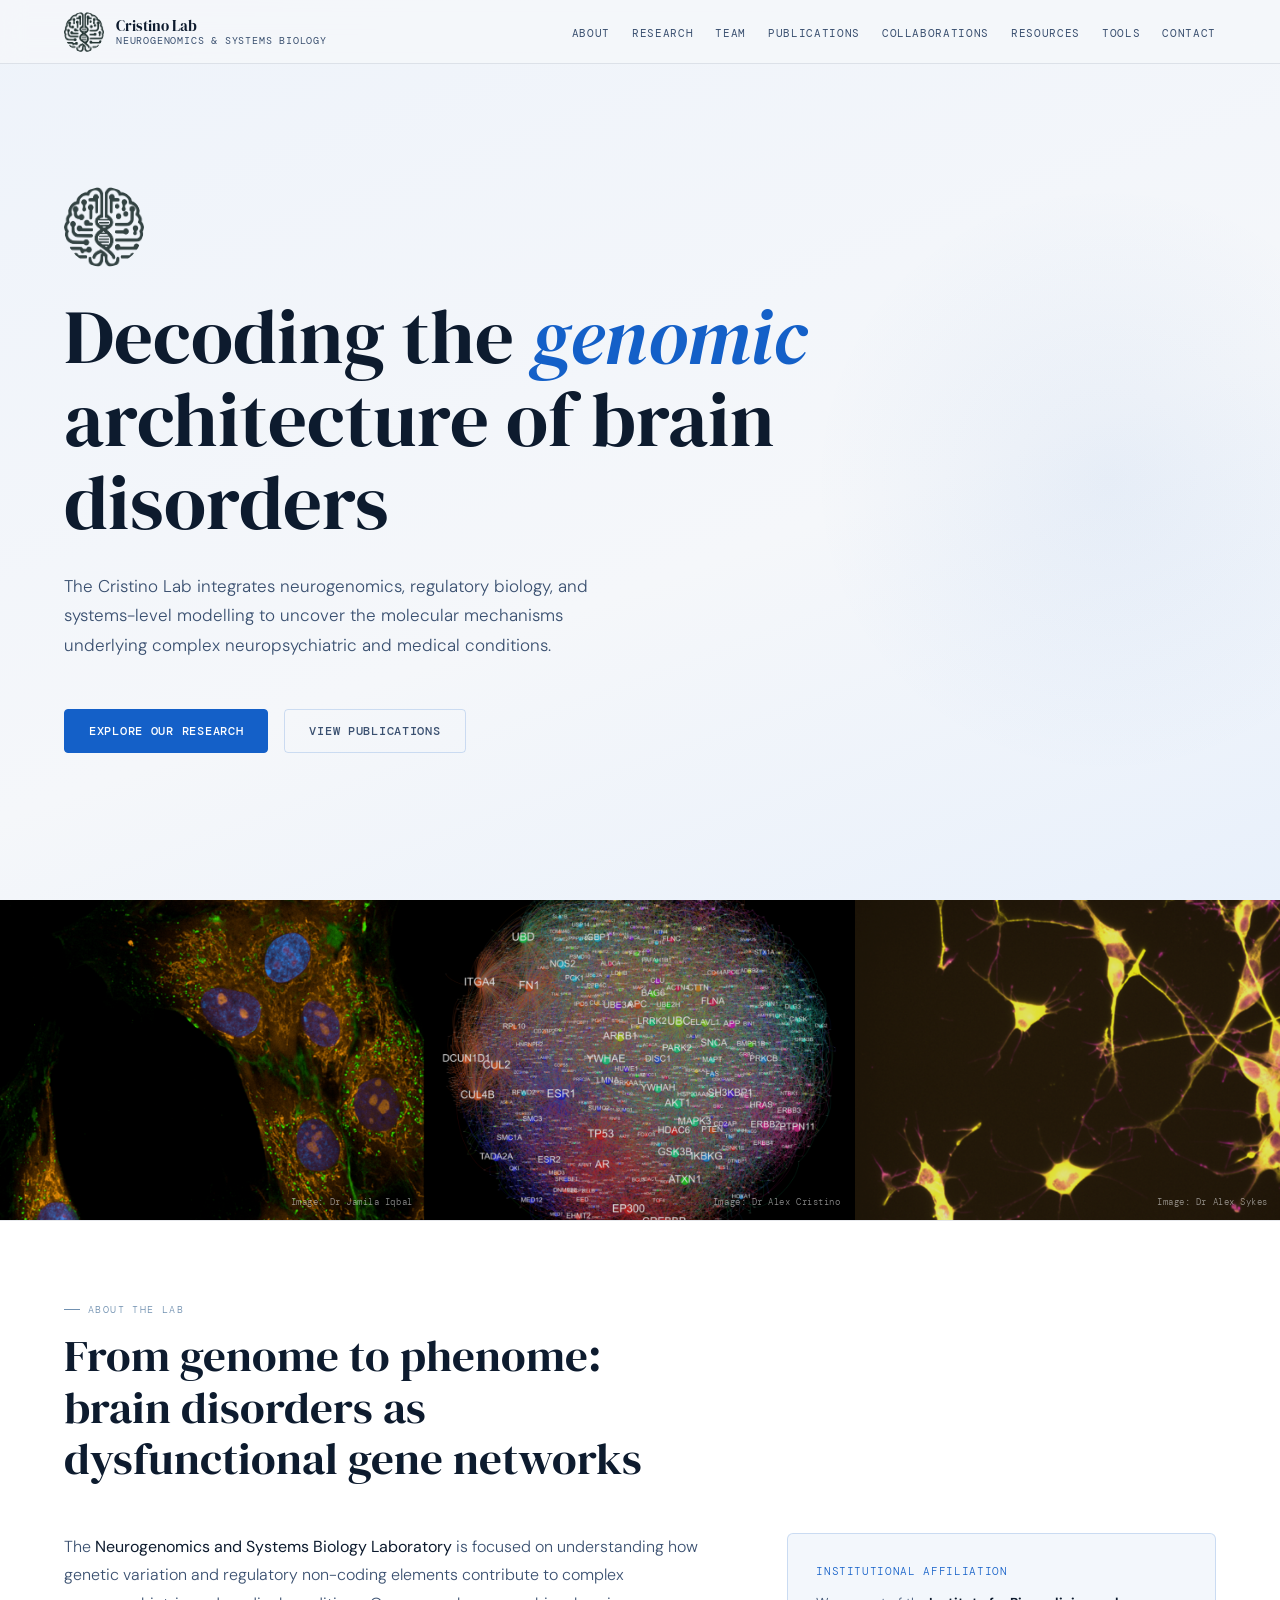
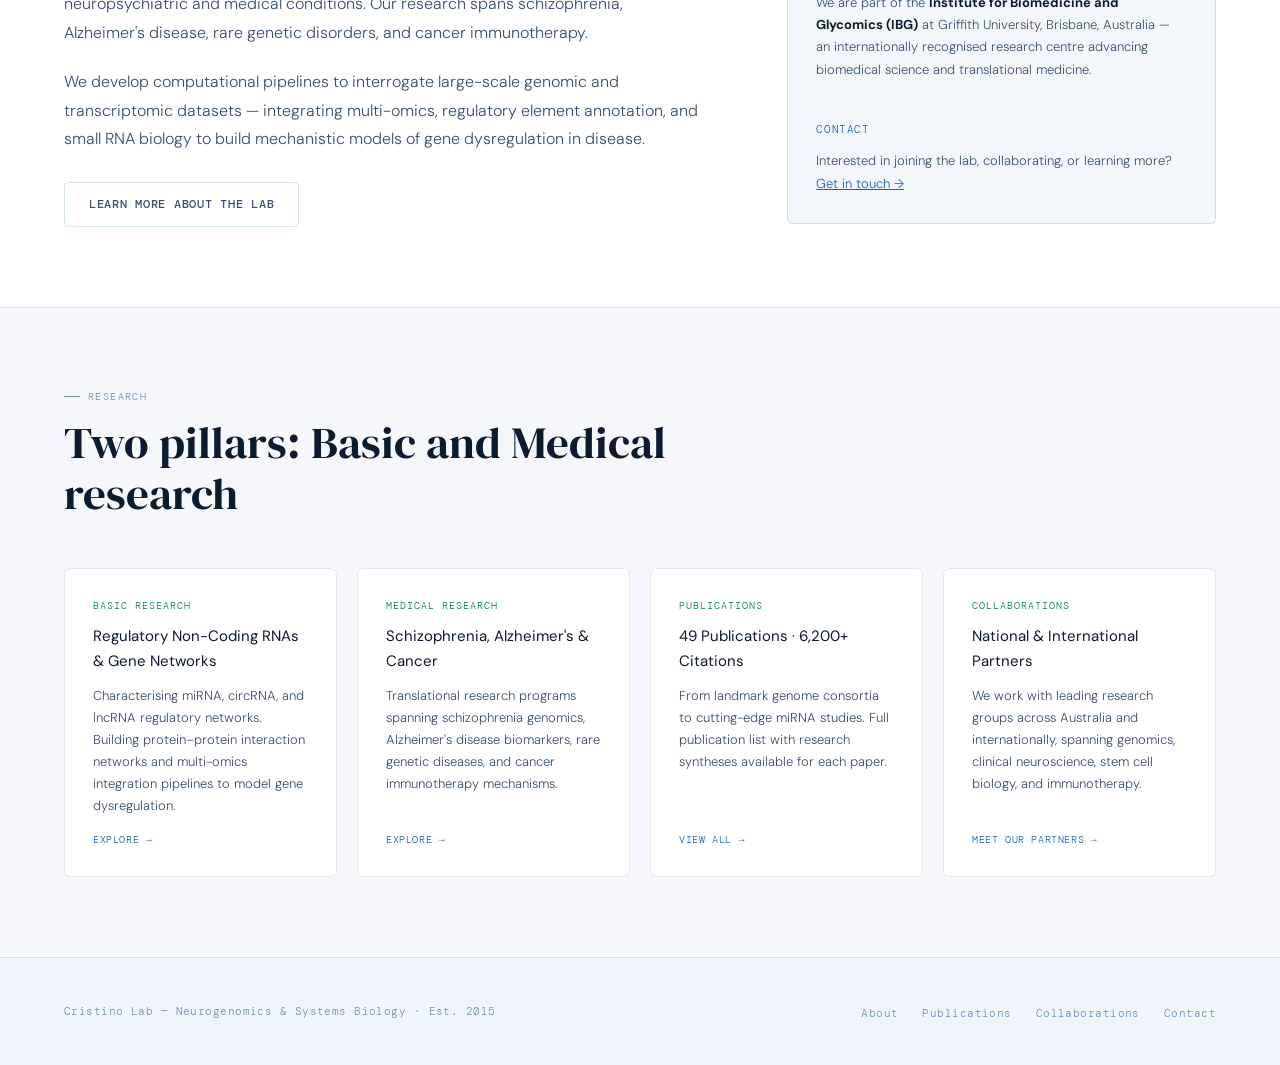
<file: index.html>
<!DOCTYPE html>
<html lang="en">
<head>
<meta charset="UTF-8">
<meta name="viewport" content="width=device-width, initial-scale=1.0">
<title>Cristino Lab — Neurogenomics &amp; Systems Biology</title>
<link rel="preconnect" href="https://fonts.googleapis.com">
<link rel="preconnect" href="https://fonts.gstatic.com" crossorigin>
<link rel="stylesheet" href="assets/css/style.css">
</head>
<body>

<nav>
  <a href="index.html" class="nav-logo">
    <img src="assets/img/neurogenomics_sysbio_logo1.png" height="40" width="40" alt="Cristino Lab logo" style="border-radius:50%;">
    <div class="nav-wordmark">
      Cristino Lab
      <span>Neurogenomics &amp; Systems Biology</span>
    </div>
  </a>
  <ul class="nav-links">
    <li><a href="about.html">About</a></li>
    <li><a href="research.html">Research</a></li>
    <li><a href="team.html">Team</a></li>
    <li><a href="publications.html">Publications</a></li>
    <li><a href="collaborations.html">Collaborations</a></li>
    <li><a href="resources.html">Resources</a></li>
    <li><a href="tools.html">Tools</a></li>
    <li><a href="contact.html">Contact</a></li>
  </ul>
</nav>

<!-- HERO -->
<section id="hero">
  <div class="hero-glow"></div>
  <img src="assets/img/neurogenomics_sysbio_logo1.png" alt="Cristino Lab" style="width:80px;height:80px;border-radius:50%;margin-bottom:28px;opacity:0.92;">
<h1>Decoding the <em>genomic</em> architecture of brain disorders</h1>
  <p class="hero-sub">
    The Cristino Lab integrates neurogenomics, regulatory biology, and systems-level modelling to uncover the molecular mechanisms underlying complex neuropsychiatric and medical conditions.
  </p>
  <div class="hero-cta">
    <a href="research.html" class="btn btn-primary">Explore Our Research</a>
    <a href="publications.html" class="btn btn-ghost">View Publications</a>
  </div>
</section>

<!-- GALLERY STRIP -->
<div class="gallery-strip">
  <div class="gallery-strip-item">
    <img src="assets/img/ONS_cell.png" alt="Fluorescence microscopy — olfactory neurosphere-derived cells">
    <span class="gallery-caption">Image: Dr Jamila Iqbal</span>
  </div>
  <div class="gallery-strip-item">
    <img src="assets/img/AXAS_dark.png" alt="Protein–protein interaction network">
    <span class="gallery-caption">Image: Dr Alex Cristino</span>
  </div>
  <div class="gallery-strip-item">
    <img src="assets/img/SH_cells_differentiation.png" alt="Fluorescence microscopy — differentiated neurons">
    <span class="gallery-caption">Image: Dr Alex Sykes</span>
  </div>
</div>

<!-- ABOUT TEASER -->
<section style="background:#ffffff;border-top:1px solid var(--border-subtle);">
  <div class="section-tag">About the lab</div>
  <h2>From genome to phenome: brain disorders as dysfunctional gene networks</h2>
  <div class="about-grid">
    <div class="about-body">
      <p>
        The <strong>Neurogenomics and Systems Biology Laboratory</strong> is focused on understanding how genetic variation and regulatory non-coding elements contribute to complex neuropsychiatric and medical conditions. Our research spans schizophrenia, Alzheimer's disease, rare genetic disorders, and cancer immunotherapy.
      </p>
      <p>
        We develop computational pipelines to interrogate large-scale genomic and transcriptomic datasets — integrating multi-omics, regulatory element annotation, and small RNA biology to build mechanistic models of gene dysregulation in disease.
      </p>
      <a href="about.html" class="btn btn-ghost" style="margin-top:8px;width:fit-content;">Learn more about the lab</a>
    </div>
    <div>
      <div class="institute-card">
        <span class="inst-name">Institutional Affiliation</span>
        <p>
          We are part of the <strong style="color:var(--text);">Institute for Biomedicine and Glycomics (IBG)</strong> at Griffith University, Brisbane, Australia — an internationally recognised research centre advancing biomedical science and translational medicine.
        </p>
        <br>
        <span class="inst-name" style="margin-top:4px;">Contact</span>
        <p>
          Interested in joining the lab, collaborating, or learning more?
          <a href="contact.html" style="color:var(--accent);">Get in touch →</a>
        </p>
      </div>
    </div>
  </div>
</section>

<!-- RESEARCH TEASER -->
<section style="border-top:1px solid var(--border-subtle);">
  <div class="section-tag">Research</div>
  <h2>Two pillars: Basic and Medical research</h2>
  <div class="teaser-grid">
    <a href="research.html#basic" class="teaser-card">
      <div class="teaser-label">Basic Research</div>
      <h3>Regulatory Non-Coding RNAs &amp; Gene Networks</h3>
      <p>Characterising miRNA, circRNA, and lncRNA regulatory networks. Building protein–protein interaction networks and multi-omics integration pipelines to model gene dysregulation.</p>
      <div class="teaser-cta">Explore →</div>
    </a>
    <a href="research.html#medical" class="teaser-card">
      <div class="teaser-label">Medical Research</div>
      <h3>Schizophrenia, Alzheimer's &amp; Cancer</h3>
      <p>Translational research programs spanning schizophrenia genomics, Alzheimer's disease biomarkers, rare genetic diseases, and cancer immunotherapy mechanisms.</p>
      <div class="teaser-cta">Explore →</div>
    </a>
    <a href="publications.html" class="teaser-card">
      <div class="teaser-label">Publications</div>
      <h3>49 Publications · 6,200+ Citations</h3>
      <p>From landmark genome consortia to cutting-edge miRNA studies. Full publication list with research syntheses available for each paper.</p>
      <div class="teaser-cta">View all →</div>
    </a>
    <a href="collaborations.html" class="teaser-card">
      <div class="teaser-label">Collaborations</div>
      <h3>National &amp; International Partners</h3>
      <p>We work with leading research groups across Australia and internationally, spanning genomics, clinical neuroscience, stem cell biology, and immunotherapy.</p>
      <div class="teaser-cta">Meet our partners →</div>
    </a>
  </div>
</section>

<!-- FOOTER -->
<footer>
  <div class="footer-copy">Cristino Lab — Neurogenomics &amp; Systems Biology · Est. 2015</div>
  <ul class="footer-links">
    <li><a href="about.html">About</a></li>
    <li><a href="publications.html">Publications</a></li>
    <li><a href="collaborations.html">Collaborations</a></li>
    <li><a href="contact.html">Contact</a></li>
  </ul>
</footer>

</body>
</html>
</file>
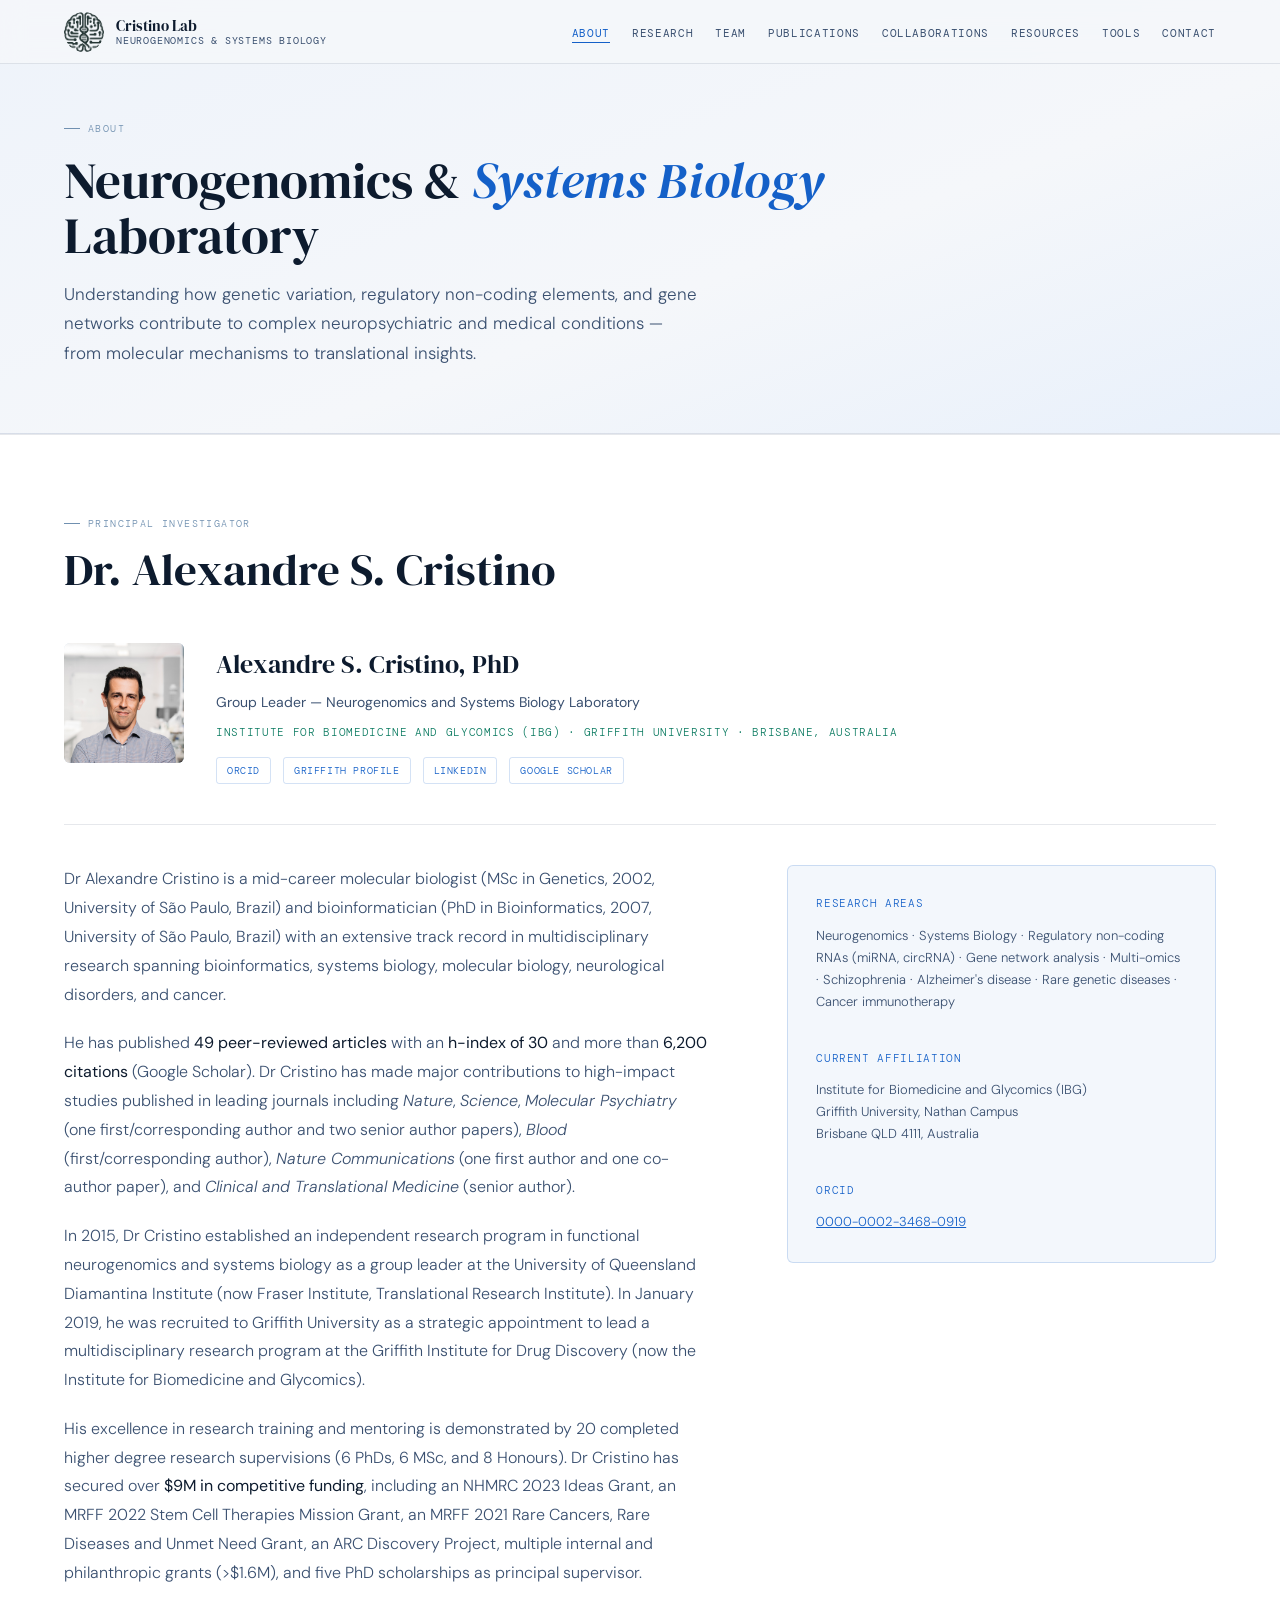
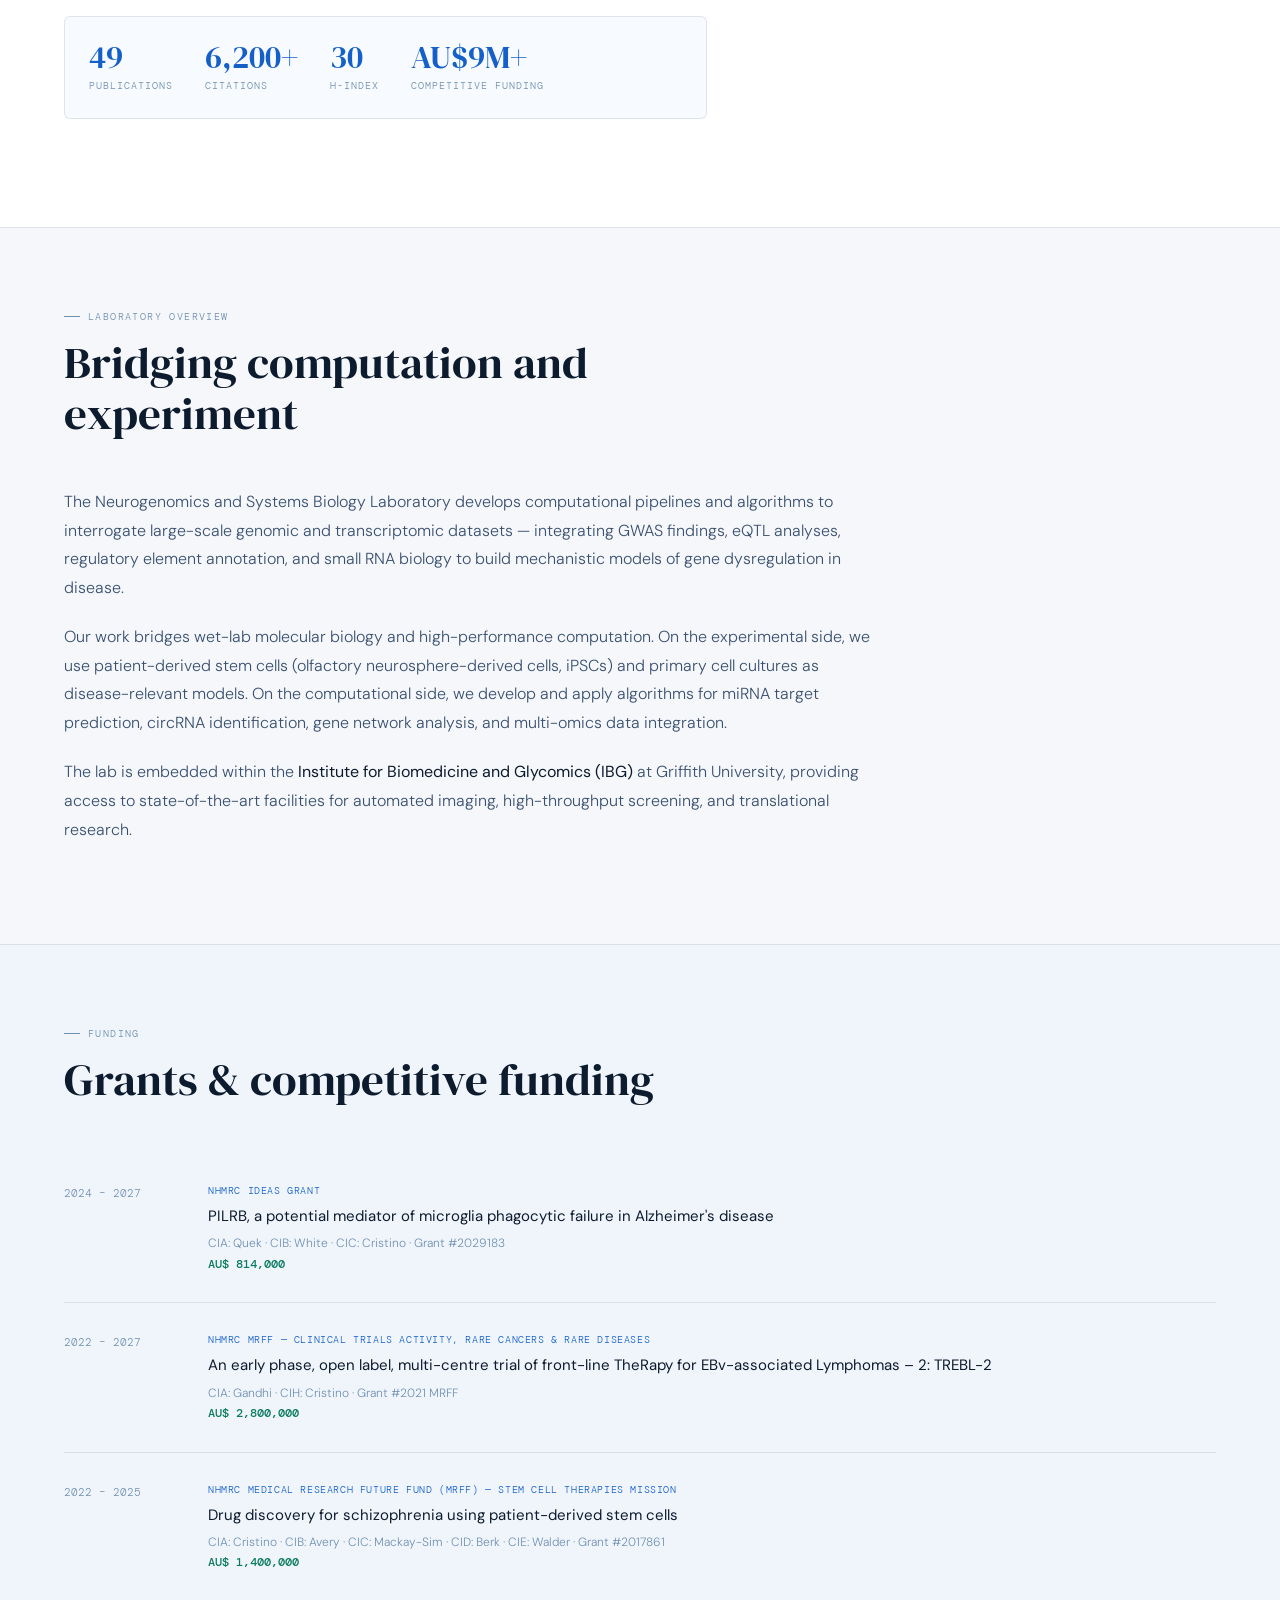
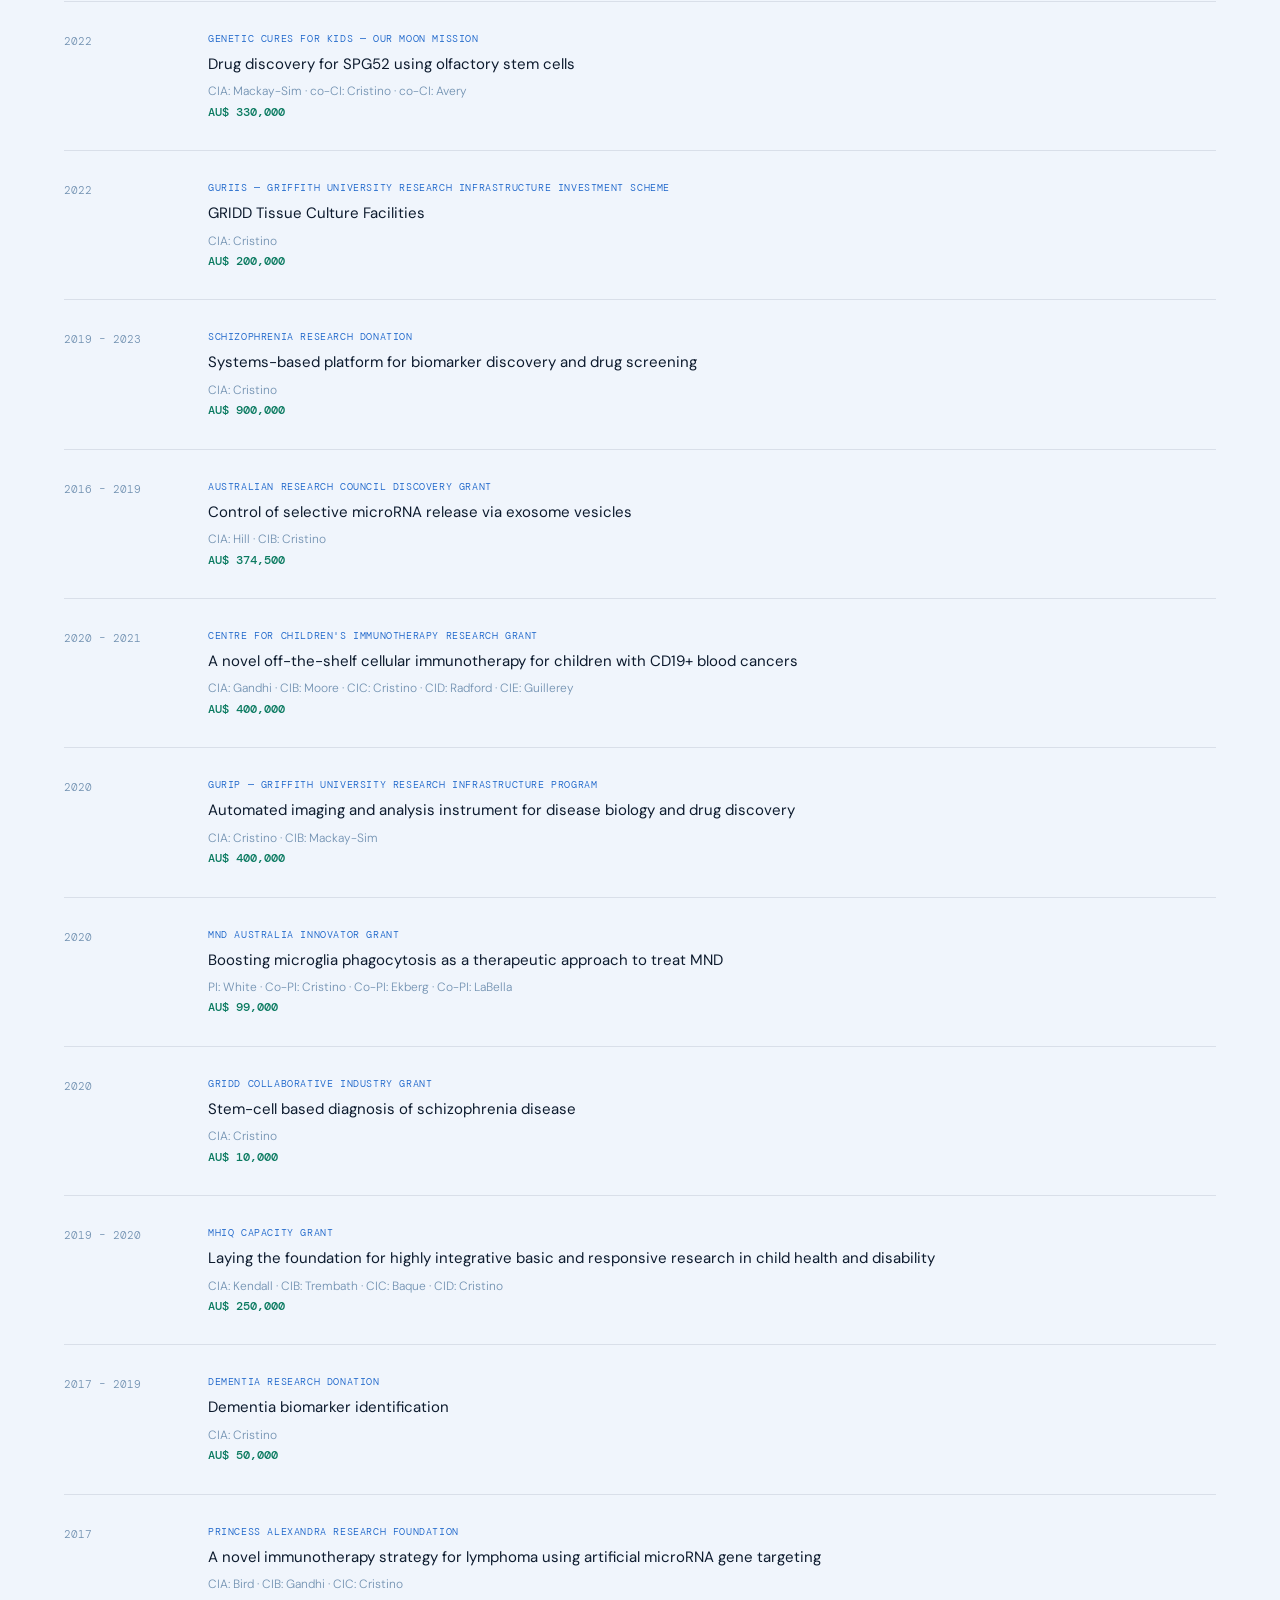
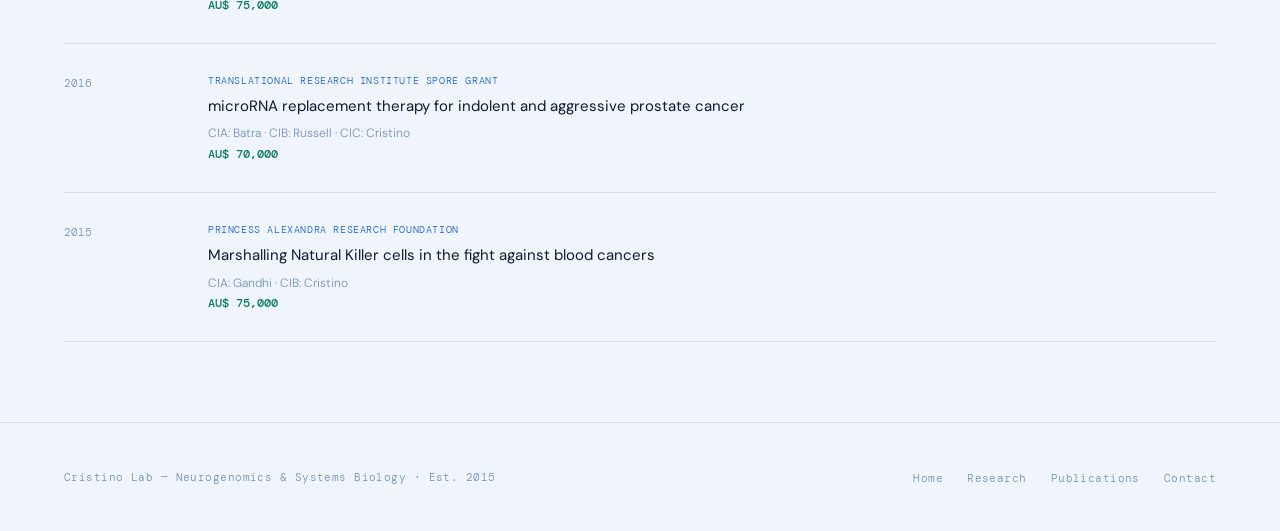
<file: about.html>
<!DOCTYPE html>
<html lang="en">
<head>
<meta charset="UTF-8">
<meta name="viewport" content="width=device-width, initial-scale=1.0">
<title>About — Cristino Lab</title>
<link rel="preconnect" href="https://fonts.googleapis.com">
<link rel="preconnect" href="https://fonts.gstatic.com" crossorigin>
<link rel="stylesheet" href="assets/css/style.css">
</head>
<body>

<nav>
  <a href="index.html" class="nav-logo">
    <img src="assets/img/neurogenomics_sysbio_logo1.png" height="40" width="40" alt="Cristino Lab logo" style="border-radius:50%;">
    <div class="nav-wordmark">
      Cristino Lab
      <span>Neurogenomics &amp; Systems Biology</span>
    </div>
  </a>
  <ul class="nav-links">
    <li><a href="about.html" class="active">About</a></li>
    <li><a href="research.html">Research</a></li>
    <li><a href="team.html">Team</a></li>
    <li><a href="publications.html">Publications</a></li>
    <li><a href="collaborations.html">Collaborations</a></li>
    <li><a href="resources.html">Resources</a></li>
    <li><a href="tools.html">Tools</a></li>
    <li><a href="contact.html">Contact</a></li>
  </ul>
</nav>

<!-- PAGE HERO -->
<div class="page-hero">
  <div class="section-tag">About</div>
  <h1>Neurogenomics &amp; <em>Systems Biology</em> Laboratory</h1>
  <p class="page-lead">
    Understanding how genetic variation, regulatory non-coding elements, and gene networks contribute to complex neuropsychiatric and medical conditions — from molecular mechanisms to translational insights.
  </p>
</div>

<!-- PI PROFILE -->
<section style="background:#ffffff;border-top:1px solid var(--border-subtle);">
  <div class="section-tag">Principal Investigator</div>
  <h2>Dr. Alexandre S. Cristino</h2>
  <div class="pi-profile">
    <div class="pi-photo"><img src="assets/img/Alex_Cristino.jpg" alt="Dr. Alexandre S. Cristino" style="width:100%;height:100%;object-fit:cover;object-position:top center;border-radius:6px;"></div>
    <div class="pi-meta">
      <h3>Alexandre S. Cristino, PhD</h3>
      <div class="pi-title">Group Leader — Neurogenomics and Systems Biology Laboratory</div>
      <div class="pi-affil">Institute for Biomedicine and Glycomics (IBG) · Griffith University · Brisbane, Australia</div>
      <div class="pi-links">
        <a href="https://orcid.org/0000-0002-3468-0919" target="_blank">ORCID</a>
        <a href="https://experts.griffith.edu.au/7460-alex-cristino" target="_blank">Griffith Profile</a>
        <a href="https://www.linkedin.com/in/alexscristino/" target="_blank">LinkedIn</a>
        <a href="https://scholar.google.com" target="_blank">Google Scholar</a>
      </div>
    </div>
  </div>

  <div class="about-grid">
    <div class="about-body">
      <p>
        Dr Alexandre Cristino is a mid-career molecular biologist (MSc in Genetics, 2002, University of São Paulo, Brazil) and bioinformatician (PhD in Bioinformatics, 2007, University of São Paulo, Brazil) with an extensive track record in multidisciplinary research spanning bioinformatics, systems biology, molecular biology, neurological disorders, and cancer.
      </p>
      <p>
        He has published <strong>49 peer-reviewed articles</strong> with an <strong>h-index of 30</strong> and more than <strong>6,200 citations</strong> (Google Scholar). Dr Cristino has made major contributions to high-impact studies published in leading journals including <em>Nature</em>, <em>Science</em>, <em>Molecular Psychiatry</em> (one first/corresponding author and two senior author papers), <em>Blood</em> (first/corresponding author), <em>Nature Communications</em> (one first author and one co-author paper), and <em>Clinical and Translational Medicine</em> (senior author).
      </p>
      <p>
        In 2015, Dr Cristino established an independent research program in functional neurogenomics and systems biology as a group leader at the University of Queensland Diamantina Institute (now Fraser Institute, Translational Research Institute). In January 2019, he was recruited to Griffith University as a strategic appointment to lead a multidisciplinary research program at the Griffith Institute for Drug Discovery (now the Institute for Biomedicine and Glycomics).
      </p>
      <p>
        His excellence in research training and mentoring is demonstrated by 20 completed higher degree research supervisions (6 PhDs, 6 MSc, and 8 Honours). Dr Cristino has secured over <strong>$9M in competitive funding</strong>, including an NHMRC 2023 Ideas Grant, an MRFF 2022 Stem Cell Therapies Mission Grant, an MRFF 2021 Rare Cancers, Rare Diseases and Unmet Need Grant, an ARC Discovery Project, multiple internal and philanthropic grants (&gt;$1.6M), and five PhD scholarships as principal supervisor.
      </p>

      <!-- METRICS -->
      <div style="display:flex;gap:32px;flex-wrap:wrap;margin:28px 0;padding:24px;background:var(--surface);border:1px solid var(--border-subtle);border-radius:6px;">
        <div>
          <div style="font-family:var(--serif);font-size:2rem;color:var(--accent);line-height:1;">49</div>
          <div style="font-family:var(--mono);font-size:10px;letter-spacing:0.1em;text-transform:uppercase;color:var(--text-muted);margin-top:4px;">Publications</div>
        </div>
        <div>
          <div style="font-family:var(--serif);font-size:2rem;color:var(--accent);line-height:1;">6,200+</div>
          <div style="font-family:var(--mono);font-size:10px;letter-spacing:0.1em;text-transform:uppercase;color:var(--text-muted);margin-top:4px;">Citations</div>
        </div>
        <div>
          <div style="font-family:var(--serif);font-size:2rem;color:var(--accent);line-height:1;">30</div>
          <div style="font-family:var(--mono);font-size:10px;letter-spacing:0.1em;text-transform:uppercase;color:var(--text-muted);margin-top:4px;">h-index</div>
        </div>
        <div>
          <div style="font-family:var(--serif);font-size:2rem;color:var(--accent);line-height:1;">AU$9M+</div>
          <div style="font-family:var(--mono);font-size:10px;letter-spacing:0.1em;text-transform:uppercase;color:var(--text-muted);margin-top:4px;">Competitive funding</div>
        </div>
      </div>
    </div>

    <div>
      <div class="institute-card">
        <span class="inst-name">Research Areas</span>
        <p>Neurogenomics · Systems Biology · Regulatory non-coding RNAs (miRNA, circRNA) · Gene network analysis · Multi-omics · Schizophrenia · Alzheimer's disease · Rare genetic diseases · Cancer immunotherapy</p>
        <br>
        <span class="inst-name">Current Affiliation</span>
        <p>Institute for Biomedicine and Glycomics (IBG)<br>Griffith University, Nathan Campus<br>Brisbane QLD 4111, Australia</p>
        <br>
        <span class="inst-name">ORCID</span>
        <p><a href="https://orcid.org/0000-0002-3468-0919" target="_blank" style="color:var(--accent);">0000-0002-3468-0919</a></p>
      </div>
    </div>
  </div>
</section>

<!-- LAB OVERVIEW -->
<section style="border-top:1px solid var(--border-subtle);">
  <div class="section-tag">Laboratory Overview</div>
  <h2>Bridging computation and experiment</h2>
  <div class="about-body" style="max-width:820px;">
    <p>
      The Neurogenomics and Systems Biology Laboratory develops computational pipelines and algorithms to interrogate large-scale genomic and transcriptomic datasets — integrating GWAS findings, eQTL analyses, regulatory element annotation, and small RNA biology to build mechanistic models of gene dysregulation in disease.
    </p>
    <p>
      Our work bridges wet-lab molecular biology and high-performance computation. On the experimental side, we use patient-derived stem cells (olfactory neurosphere-derived cells, iPSCs) and primary cell cultures as disease-relevant models. On the computational side, we develop and apply algorithms for miRNA target prediction, circRNA identification, gene network analysis, and multi-omics data integration.
    </p>
    <p>
      The lab is embedded within the <strong>Institute for Biomedicine and Glycomics (IBG)</strong> at Griffith University, providing access to state-of-the-art facilities for automated imaging, high-throughput screening, and translational research.
    </p>
  </div>
</section>

<!-- GRANTS & FUNDING -->
<div class="grants-section">
  <div class="section-tag">Funding</div>
  <h2>Grants &amp; competitive funding</h2>
  <div class="grant-list">

    <div class="grant-item">
      <div class="grant-year-range">2024 – 2027</div>
      <div class="grant-body">
        <div class="grant-funder">NHMRC Ideas Grant</div>
        <h3>PILRB, a potential mediator of microglia phagocytic failure in Alzheimer's disease</h3>
        <div class="grant-role">CIA: Quek · CIB: White · CIC: Cristino · Grant #2029183</div>
        <div class="grant-amount">AU$ 814,000</div>
      </div>
    </div>

    <div class="grant-item">
      <div class="grant-year-range">2022 – 2027</div>
      <div class="grant-body">
        <div class="grant-funder">NHMRC MRFF — Clinical Trials Activity, Rare Cancers &amp; Rare Diseases</div>
        <h3>An early phase, open label, multi-centre trial of front-line TheRapy for EBv-associated Lymphomas – 2: TREBL-2</h3>
        <div class="grant-role">CIA: Gandhi · CIH: Cristino · Grant #2021 MRFF</div>
        <div class="grant-amount">AU$ 2,800,000</div>
      </div>
    </div>

    <div class="grant-item">
      <div class="grant-year-range">2022 – 2025</div>
      <div class="grant-body">
        <div class="grant-funder">NHMRC Medical Research Future Fund (MRFF) — Stem Cell Therapies Mission</div>
        <h3>Drug discovery for schizophrenia using patient-derived stem cells</h3>
        <div class="grant-role">CIA: Cristino · CIB: Avery · CIC: Mackay-Sim · CID: Berk · CIE: Walder · Grant #2017861</div>
        <div class="grant-amount">AU$ 1,400,000</div>
      </div>
    </div>

    <div class="grant-item">
      <div class="grant-year-range">2022</div>
      <div class="grant-body">
        <div class="grant-funder">Genetic Cures for Kids — Our Moon Mission</div>
        <h3>Drug discovery for SPG52 using olfactory stem cells</h3>
        <div class="grant-role">CIA: Mackay-Sim · co-CI: Cristino · co-CI: Avery</div>
        <div class="grant-amount">AU$ 330,000</div>
      </div>
    </div>

    <div class="grant-item">
      <div class="grant-year-range">2022</div>
      <div class="grant-body">
        <div class="grant-funder">GURIIS — Griffith University Research Infrastructure Investment Scheme</div>
        <h3>GRIDD Tissue Culture Facilities</h3>
        <div class="grant-role">CIA: Cristino</div>
        <div class="grant-amount">AU$ 200,000</div>
      </div>
    </div>

    <div class="grant-item">
      <div class="grant-year-range">2019 – 2023</div>
      <div class="grant-body">
        <div class="grant-funder">Schizophrenia Research Donation</div>
        <h3>Systems-based platform for biomarker discovery and drug screening</h3>
        <div class="grant-role">CIA: Cristino</div>
        <div class="grant-amount">AU$ 900,000</div>
      </div>
    </div>

    <div class="grant-item">
      <div class="grant-year-range">2016 – 2019</div>
      <div class="grant-body">
        <div class="grant-funder">Australian Research Council Discovery Grant</div>
        <h3>Control of selective microRNA release via exosome vesicles</h3>
        <div class="grant-role">CIA: Hill · CIB: Cristino</div>
        <div class="grant-amount">AU$ 374,500</div>
      </div>
    </div>

    <div class="grant-item">
      <div class="grant-year-range">2020 – 2021</div>
      <div class="grant-body">
        <div class="grant-funder">Centre for Children's Immunotherapy Research Grant</div>
        <h3>A novel off-the-shelf cellular immunotherapy for children with CD19+ blood cancers</h3>
        <div class="grant-role">CIA: Gandhi · CIB: Moore · CIC: Cristino · CID: Radford · CIE: Guillerey</div>
        <div class="grant-amount">AU$ 400,000</div>
      </div>
    </div>

    <div class="grant-item">
      <div class="grant-year-range">2020</div>
      <div class="grant-body">
        <div class="grant-funder">GURIP — Griffith University Research Infrastructure Program</div>
        <h3>Automated imaging and analysis instrument for disease biology and drug discovery</h3>
        <div class="grant-role">CIA: Cristino · CIB: Mackay-Sim</div>
        <div class="grant-amount">AU$ 400,000</div>
      </div>
    </div>

    <div class="grant-item">
      <div class="grant-year-range">2020</div>
      <div class="grant-body">
        <div class="grant-funder">MND Australia Innovator Grant</div>
        <h3>Boosting microglia phagocytosis as a therapeutic approach to treat MND</h3>
        <div class="grant-role">PI: White · Co-PI: Cristino · Co-PI: Ekberg · Co-PI: LaBella</div>
        <div class="grant-amount">AU$ 99,000</div>
      </div>
    </div>

    <div class="grant-item">
      <div class="grant-year-range">2020</div>
      <div class="grant-body">
        <div class="grant-funder">GRIDD Collaborative Industry Grant</div>
        <h3>Stem-cell based diagnosis of schizophrenia disease</h3>
        <div class="grant-role">CIA: Cristino</div>
        <div class="grant-amount">AU$ 10,000</div>
      </div>
    </div>

    <div class="grant-item">
      <div class="grant-year-range">2019 – 2020</div>
      <div class="grant-body">
        <div class="grant-funder">MHIQ Capacity Grant</div>
        <h3>Laying the foundation for highly integrative basic and responsive research in child health and disability</h3>
        <div class="grant-role">CIA: Kendall · CIB: Trembath · CIC: Baque · CID: Cristino</div>
        <div class="grant-amount">AU$ 250,000</div>
      </div>
    </div>

    <div class="grant-item">
      <div class="grant-year-range">2017 – 2019</div>
      <div class="grant-body">
        <div class="grant-funder">Dementia Research Donation</div>
        <h3>Dementia biomarker identification</h3>
        <div class="grant-role">CIA: Cristino</div>
        <div class="grant-amount">AU$ 50,000</div>
      </div>
    </div>

    <div class="grant-item">
      <div class="grant-year-range">2017</div>
      <div class="grant-body">
        <div class="grant-funder">Princess Alexandra Research Foundation</div>
        <h3>A novel immunotherapy strategy for lymphoma using artificial microRNA gene targeting</h3>
        <div class="grant-role">CIA: Bird · CIB: Gandhi · CIC: Cristino</div>
        <div class="grant-amount">AU$ 75,000</div>
      </div>
    </div>

    <div class="grant-item">
      <div class="grant-year-range">2016</div>
      <div class="grant-body">
        <div class="grant-funder">Translational Research Institute Spore Grant</div>
        <h3>microRNA replacement therapy for indolent and aggressive prostate cancer</h3>
        <div class="grant-role">CIA: Batra · CIB: Russell · CIC: Cristino</div>
        <div class="grant-amount">AU$ 70,000</div>
      </div>
    </div>

    <div class="grant-item">
      <div class="grant-year-range">2015</div>
      <div class="grant-body">
        <div class="grant-funder">Princess Alexandra Research Foundation</div>
        <h3>Marshalling Natural Killer cells in the fight against blood cancers</h3>
        <div class="grant-role">CIA: Gandhi · CIB: Cristino</div>
        <div class="grant-amount">AU$ 75,000</div>
      </div>
    </div>

  </div>
</div>

<!-- FOOTER -->
<footer>
  <div class="footer-copy">Cristino Lab — Neurogenomics &amp; Systems Biology · Est. 2015</div>
  <ul class="footer-links">
    <li><a href="index.html">Home</a></li>
    <li><a href="research.html">Research</a></li>
    <li><a href="publications.html">Publications</a></li>
    <li><a href="contact.html">Contact</a></li>
  </ul>
</footer>

</body>
</html>
</file>
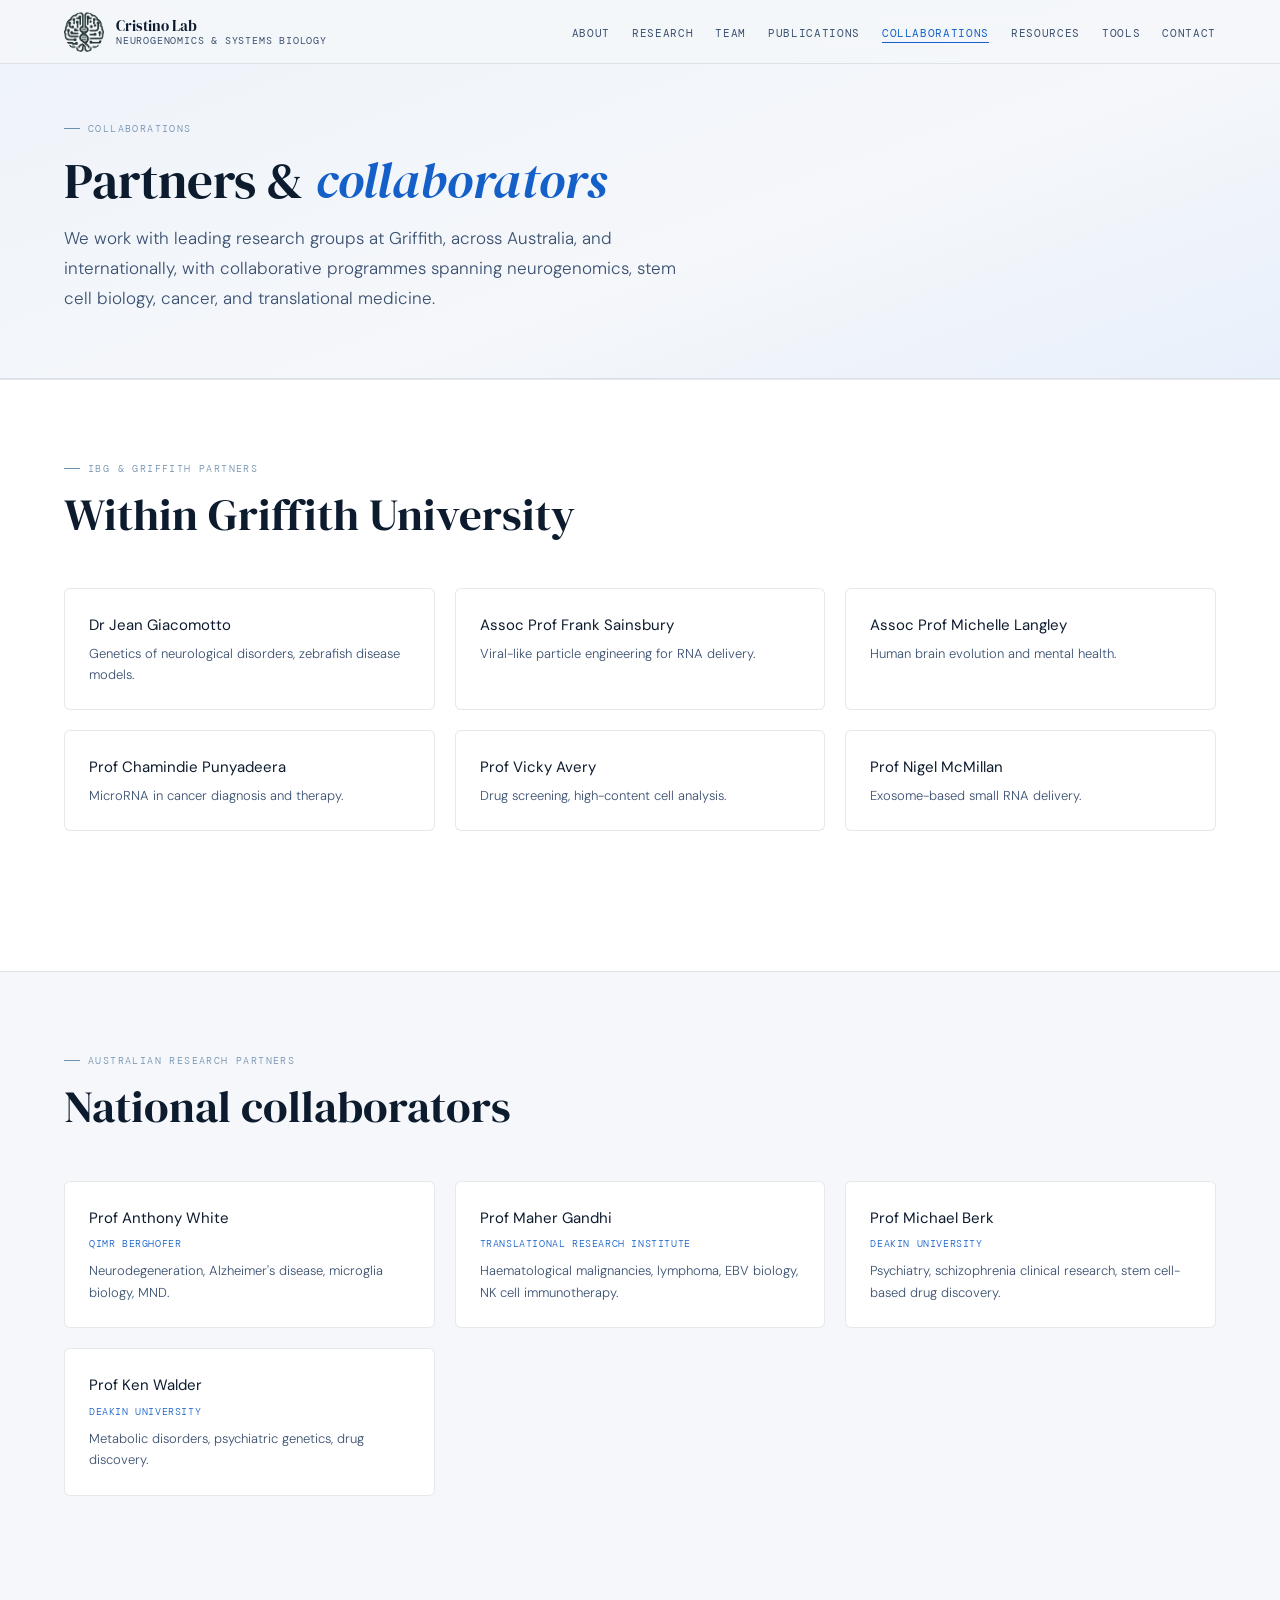
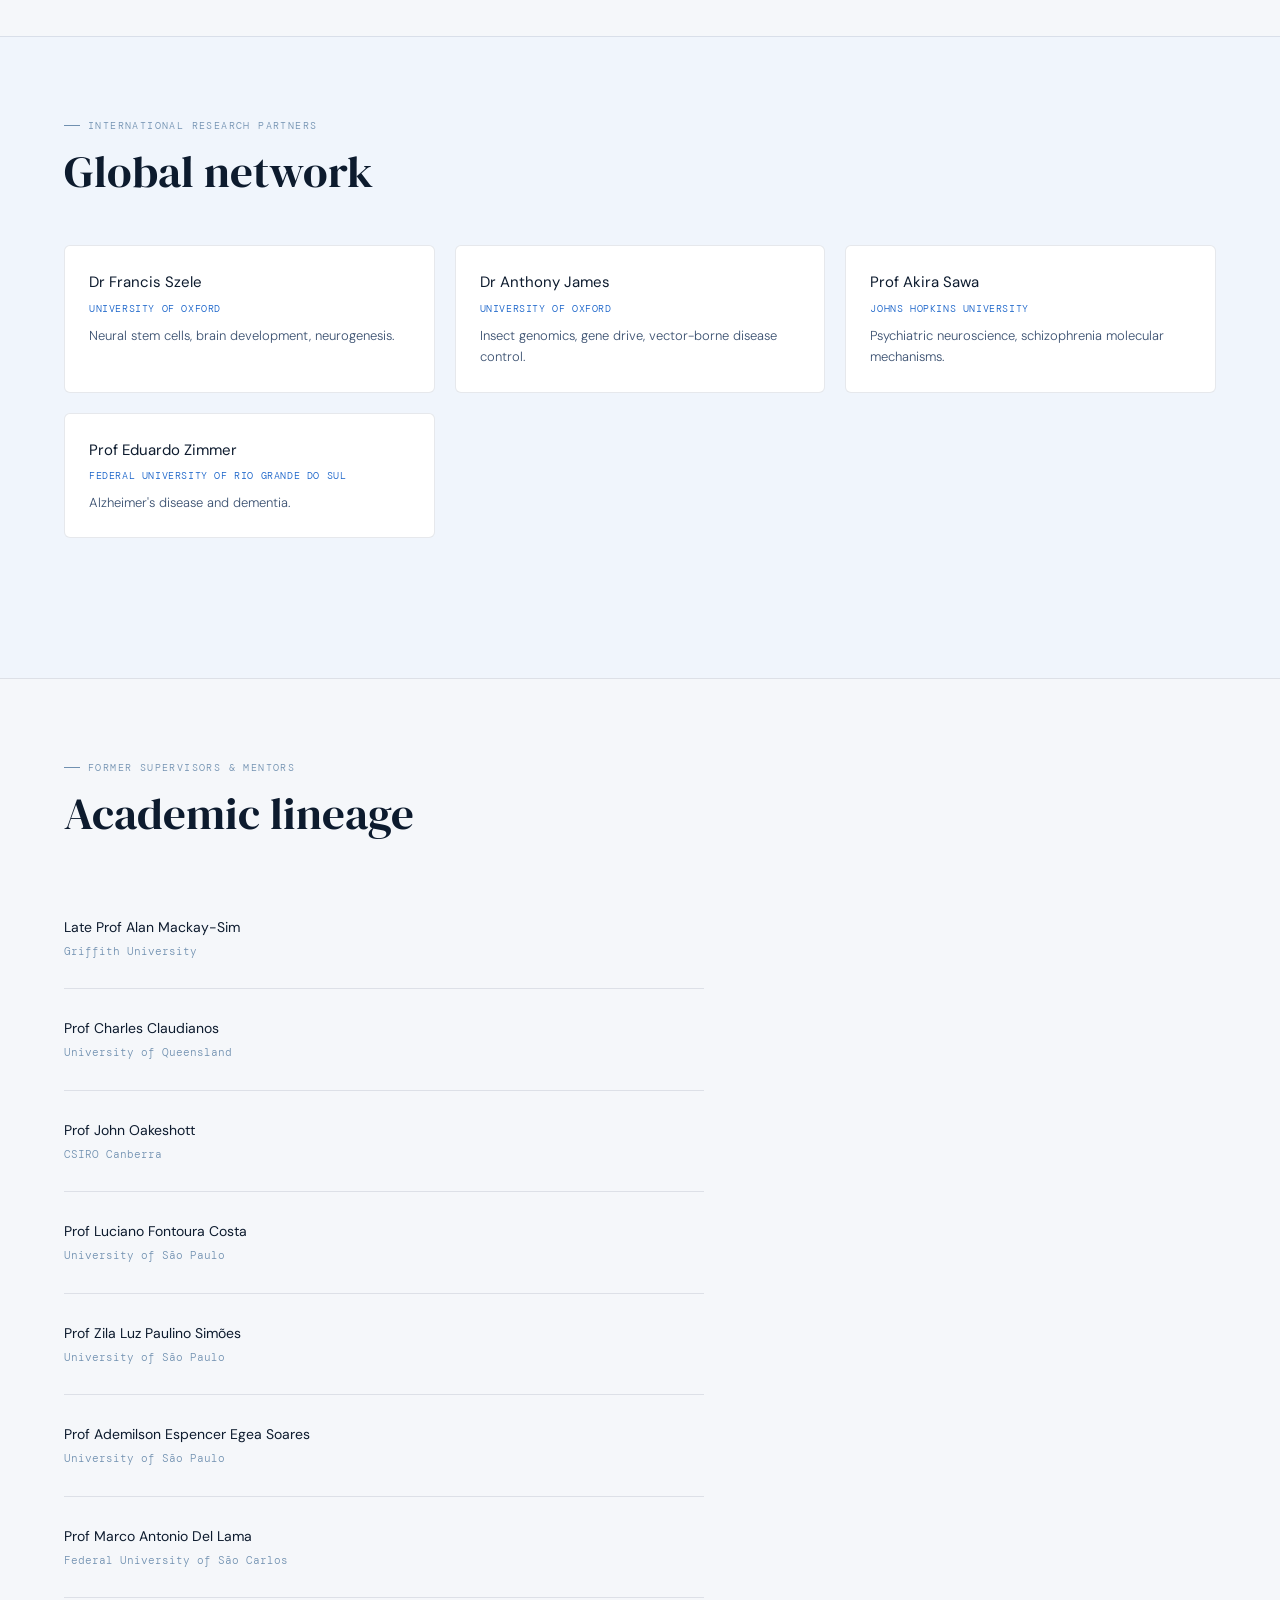
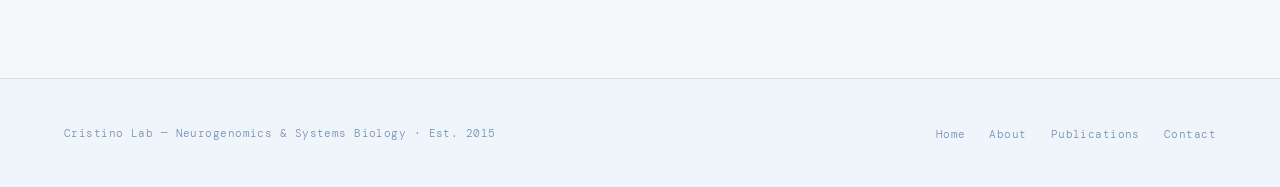
<file: collaborations.html>
<!DOCTYPE html>
<html lang="en">
<head>
<meta charset="UTF-8">
<meta name="viewport" content="width=device-width, initial-scale=1.0">
<title>Collaborations — Cristino Lab</title>
<link rel="preconnect" href="https://fonts.googleapis.com">
<link rel="preconnect" href="https://fonts.gstatic.com" crossorigin>
<link rel="stylesheet" href="assets/css/style.css">
</head>
<body>

<nav>
  <a href="index.html" class="nav-logo">
    <img src="assets/img/neurogenomics_sysbio_logo1.png" height="40" width="40" alt="Cristino Lab logo" style="border-radius:50%;">
    <div class="nav-wordmark">
      Cristino Lab
      <span>Neurogenomics &amp; Systems Biology</span>
    </div>
  </a>
  <ul class="nav-links">
    <li><a href="about.html">About</a></li>
    <li><a href="research.html">Research</a></li>
    <li><a href="team.html">Team</a></li>
    <li><a href="publications.html">Publications</a></li>
    <li><a href="collaborations.html" class="active">Collaborations</a></li>
    <li><a href="resources.html">Resources</a></li>
    <li><a href="tools.html">Tools</a></li>
    <li><a href="contact.html">Contact</a></li>
  </ul>
</nav>

<!-- PAGE HERO -->
<div class="page-hero">
  <div class="section-tag">Collaborations</div>
  <h1>Partners &amp; <em>collaborators</em></h1>
  <p class="page-lead">
    We work with leading research groups at Griffith, across Australia, and internationally, with collaborative programmes spanning neurogenomics, stem cell biology, cancer, and translational medicine.
  </p>
</div>

<!-- IBG & GRIFFITH PARTNERS -->
<section style="background:#ffffff;border-top:1px solid var(--border-subtle);">
  <div class="section-tag">IBG &amp; Griffith Partners</div>
  <h2>Within Griffith University</h2>
  <div class="collab-grid">

    <div class="collab-card">
      <div class="collab-name">Dr Jean Giacomotto</div>
      <div class="collab-area">Genetics of neurological disorders, zebrafish disease models.</div>
    </div>

    <div class="collab-card">
      <div class="collab-name">Assoc Prof Frank Sainsbury</div>
      <div class="collab-area">Viral-like particle engineering for RNA delivery.</div>
    </div>

    <div class="collab-card">
      <div class="collab-name">Assoc Prof Michelle Langley</div>
      <div class="collab-area">Human brain evolution and mental health.</div>
    </div>

    <div class="collab-card">
      <div class="collab-name">Prof Chamindie Punyadeera</div>
      <div class="collab-area">MicroRNA in cancer diagnosis and therapy.</div>
    </div>

    <div class="collab-card">
      <div class="collab-name">Prof Vicky Avery</div>
      <div class="collab-area">Drug screening, high-content cell analysis.</div>
    </div>

    <div class="collab-card">
      <div class="collab-name">Prof Nigel McMillan</div>
      <div class="collab-area">Exosome-based small RNA delivery.</div>
    </div>

  </div>
</section>

<!-- AUSTRALIAN PARTNERS -->
<section style="border-top:1px solid var(--border-subtle);">
  <div class="section-tag">Australian Research Partners</div>
  <h2>National collaborators</h2>
  <div class="collab-grid">

    <div class="collab-card">
      <div class="collab-name">Prof Anthony White</div>
      <div class="collab-inst">QIMR Berghofer</div>
      <div class="collab-area">Neurodegeneration, Alzheimer's disease, microglia biology, MND.</div>
    </div>

    <div class="collab-card">
      <div class="collab-name">Prof Maher Gandhi</div>
      <div class="collab-inst">Translational Research Institute</div>
      <div class="collab-area">Haematological malignancies, lymphoma, EBV biology, NK cell immunotherapy.</div>
    </div>

    <div class="collab-card">
      <div class="collab-name">Prof Michael Berk</div>
      <div class="collab-inst">Deakin University</div>
      <div class="collab-area">Psychiatry, schizophrenia clinical research, stem cell-based drug discovery.</div>
    </div>

    <div class="collab-card">
      <div class="collab-name">Prof Ken Walder</div>
      <div class="collab-inst">Deakin University</div>
      <div class="collab-area">Metabolic disorders, psychiatric genetics, drug discovery.</div>
    </div>

  </div>
</section>

<!-- INTERNATIONAL PARTNERS -->
<section style="background:#f0f5fc;border-top:1px solid var(--border-subtle);">
  <div class="section-tag">International Research Partners</div>
  <h2>Global network</h2>
  <div class="collab-grid">

    <div class="collab-card">
      <div class="collab-name">Dr Francis Szele</div>
      <div class="collab-inst">University of Oxford</div>
      <div class="collab-area">Neural stem cells, brain development, neurogenesis.</div>
    </div>

    <div class="collab-card">
      <div class="collab-name">Dr Anthony James</div>
      <div class="collab-inst">University of Oxford</div>
      <div class="collab-area">Insect genomics, gene drive, vector-borne disease control.</div>
    </div>

    <div class="collab-card">
      <div class="collab-name">Prof Akira Sawa</div>
      <div class="collab-inst">Johns Hopkins University</div>
      <div class="collab-area">Psychiatric neuroscience, schizophrenia molecular mechanisms.</div>
    </div>

    <div class="collab-card">
      <div class="collab-name">Prof Eduardo Zimmer</div>
      <div class="collab-inst">Federal University of Rio Grande do Sul</div>
      <div class="collab-area">Alzheimer's disease and dementia.</div>
    </div>

  </div>
</section>

<!-- FORMER SUPERVISORS & MENTORS -->
<section style="border-top:1px solid var(--border-subtle);">
  <div class="section-tag">Former Supervisors &amp; Mentors</div>
  <h2>Academic lineage</h2>
  <div class="pub-list" style="max-width:640px;">

    <div class="pub-item" style="display:flex;flex-direction:column;gap:2px;">
      <div style="font-size:14px;font-weight:400;color:var(--text);">Late Prof Alan Mackay-Sim</div>
      <div style="font-family:var(--mono);font-size:11px;color:var(--text-muted);">Griffith University</div>
    </div>

    <div class="pub-item" style="display:flex;flex-direction:column;gap:2px;">
      <div style="font-size:14px;font-weight:400;color:var(--text);">Prof Charles Claudianos</div>
      <div style="font-family:var(--mono);font-size:11px;color:var(--text-muted);">University of Queensland</div>
    </div>

    <div class="pub-item" style="display:flex;flex-direction:column;gap:2px;">
      <div style="font-size:14px;font-weight:400;color:var(--text);">Prof John Oakeshott</div>
      <div style="font-family:var(--mono);font-size:11px;color:var(--text-muted);">CSIRO Canberra</div>
    </div>

    <div class="pub-item" style="display:flex;flex-direction:column;gap:2px;">
      <div style="font-size:14px;font-weight:400;color:var(--text);">Prof Luciano Fontoura Costa</div>
      <div style="font-family:var(--mono);font-size:11px;color:var(--text-muted);">University of São Paulo</div>
    </div>

    <div class="pub-item" style="display:flex;flex-direction:column;gap:2px;">
      <div style="font-size:14px;font-weight:400;color:var(--text);">Prof Zila Luz Paulino Simões</div>
      <div style="font-family:var(--mono);font-size:11px;color:var(--text-muted);">University of São Paulo</div>
    </div>

    <div class="pub-item" style="display:flex;flex-direction:column;gap:2px;">
      <div style="font-size:14px;font-weight:400;color:var(--text);">Prof Ademilson Espencer Egea Soares</div>
      <div style="font-family:var(--mono);font-size:11px;color:var(--text-muted);">University of São Paulo</div>
    </div>

    <div class="pub-item" style="display:flex;flex-direction:column;gap:2px;">
      <div style="font-size:14px;font-weight:400;color:var(--text);">Prof Marco Antonio Del Lama</div>
      <div style="font-family:var(--mono);font-size:11px;color:var(--text-muted);">Federal University of São Carlos</div>
    </div>

  </div>
</section>

<!-- FOOTER -->
<footer>
  <div class="footer-copy">Cristino Lab — Neurogenomics &amp; Systems Biology · Est. 2015</div>
  <ul class="footer-links">
    <li><a href="index.html">Home</a></li>
    <li><a href="about.html">About</a></li>
    <li><a href="publications.html">Publications</a></li>
    <li><a href="contact.html">Contact</a></li>
  </ul>
</footer>

</body>
</html>
</file>
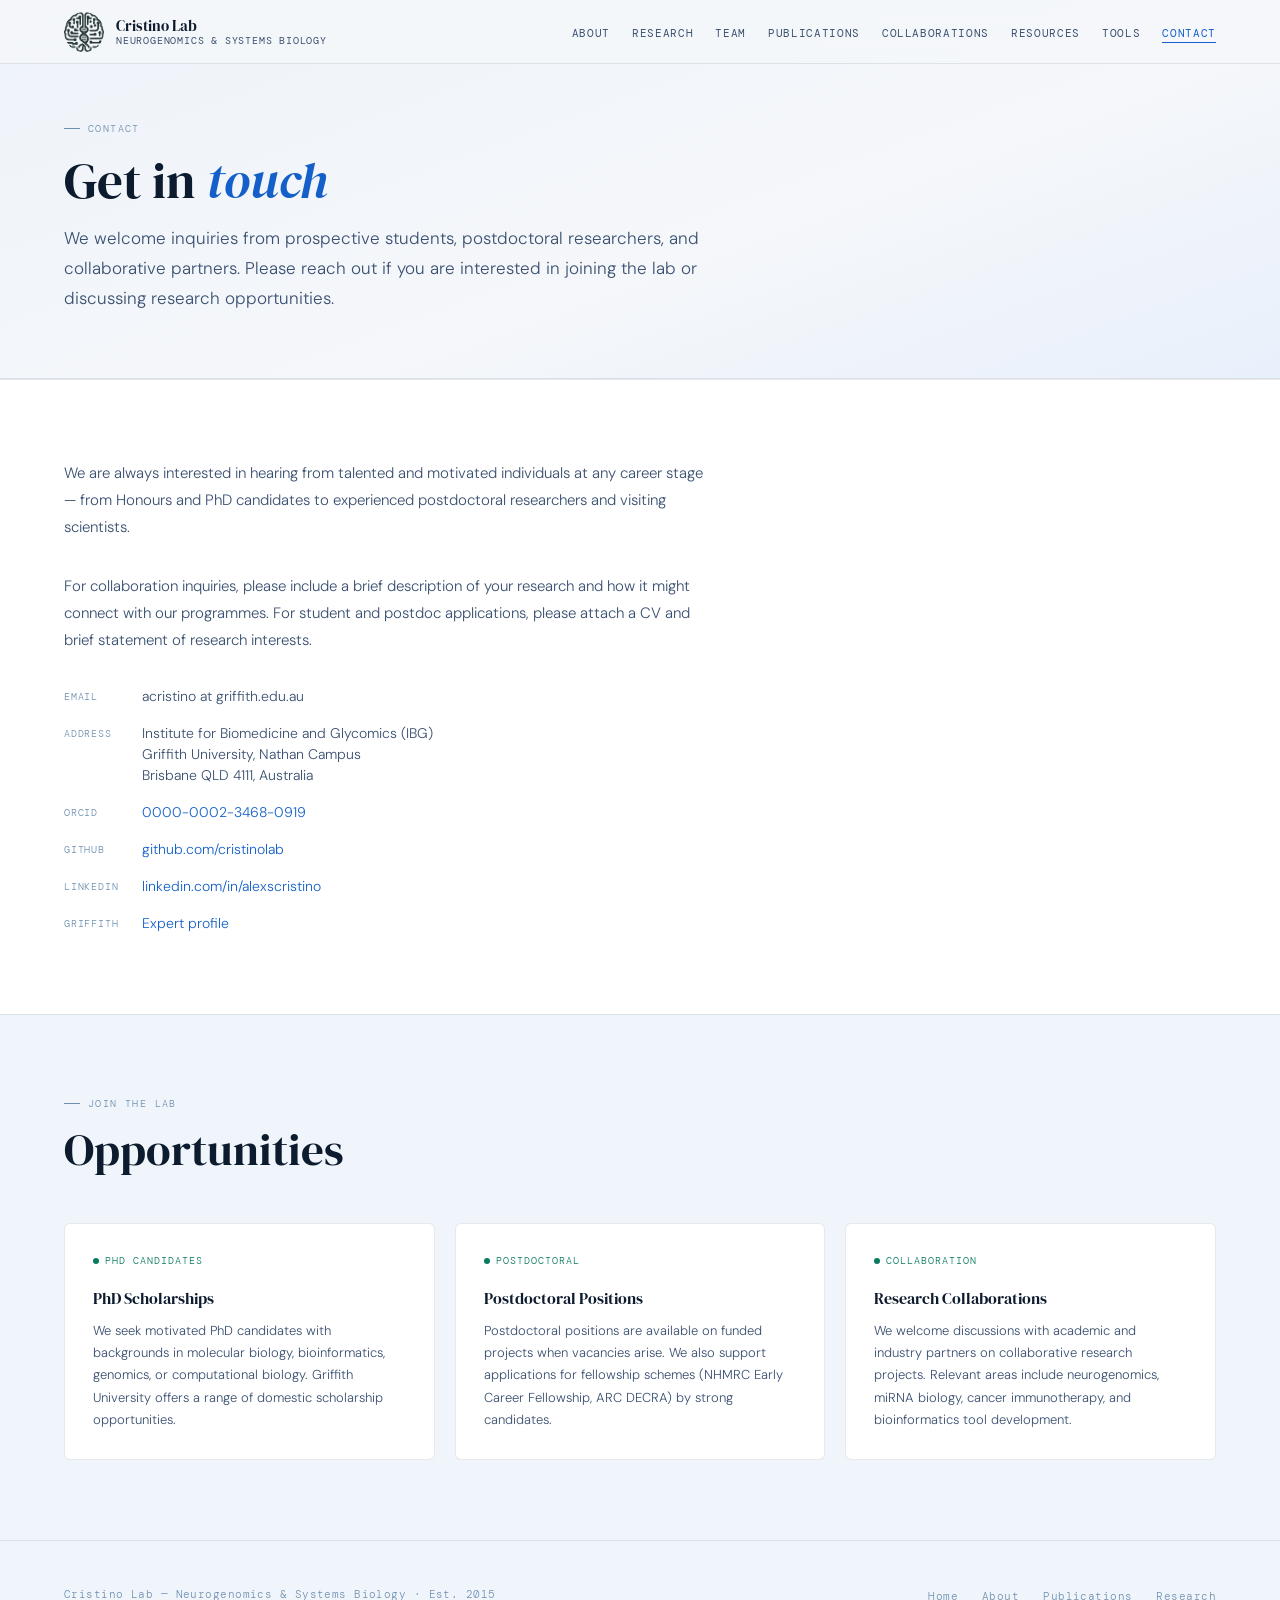
<file: contact.html>
<!DOCTYPE html>
<html lang="en">
<head>
<meta charset="UTF-8">
<meta name="viewport" content="width=device-width, initial-scale=1.0">
<title>Contact — Cristino Lab</title>
<link rel="preconnect" href="https://fonts.googleapis.com">
<link rel="preconnect" href="https://fonts.gstatic.com" crossorigin>
<link rel="stylesheet" href="assets/css/style.css">
</head>
<body>

<nav>
  <a href="index.html" class="nav-logo">
    <img src="assets/img/neurogenomics_sysbio_logo1.png" height="40" width="40" alt="Cristino Lab logo" style="border-radius:50%;">
    <div class="nav-wordmark">
      Cristino Lab
      <span>Neurogenomics &amp; Systems Biology</span>
    </div>
  </a>
  <ul class="nav-links">
    <li><a href="about.html">About</a></li>
    <li><a href="research.html">Research</a></li>
    <li><a href="team.html">Team</a></li>
    <li><a href="publications.html">Publications</a></li>
    <li><a href="collaborations.html">Collaborations</a></li>
    <li><a href="resources.html">Resources</a></li>
    <li><a href="tools.html">Tools</a></li>
    <li><a href="contact.html" class="active">Contact</a></li>
  </ul>
</nav>

<!-- PAGE HERO -->
<div class="page-hero">
  <div class="section-tag">Contact</div>
  <h1>Get in <em>touch</em></h1>
  <p class="page-lead">
    We welcome inquiries from prospective students, postdoctoral researchers, and collaborative partners. Please reach out if you are interested in joining the lab or discussing research opportunities.
  </p>
</div>

<!-- CONTACT CONTENT -->
<section style="background:#ffffff;border-top:1px solid var(--border-subtle);">
  <div class="contact-info" style="max-width:640px;">
    <p>
      We are always interested in hearing from talented and motivated individuals at any career stage — from Honours and PhD candidates to experienced postdoctoral researchers and visiting scientists.
    </p>
    <p>
      For collaboration inquiries, please include a brief description of your research and how it might connect with our programmes. For student and postdoc applications, please attach a CV and brief statement of research interests.
    </p>
    <div class="contact-details">

      <div class="contact-item">
        <div class="contact-item-label">Email</div>
        <div class="contact-item-value">acristino at griffith.edu.au</div>
      </div>

      <div class="contact-item">
        <div class="contact-item-label">Address</div>
        <div class="contact-item-value">
          Institute for Biomedicine and Glycomics (IBG)<br>
          Griffith University, Nathan Campus<br>
          Brisbane QLD 4111, Australia
        </div>
      </div>

      <div class="contact-item">
        <div class="contact-item-label">ORCID</div>
        <div class="contact-item-value"><a href="https://orcid.org/0000-0002-3468-0919" target="_blank">0000-0002-3468-0919</a></div>
      </div>

      <div class="contact-item">
        <div class="contact-item-label">GitHub</div>
        <div class="contact-item-value"><a href="https://github.com/cristinolab" target="_blank">github.com/cristinolab</a></div>
      </div>

      <div class="contact-item">
        <div class="contact-item-label">LinkedIn</div>
        <div class="contact-item-value"><a href="https://www.linkedin.com/in/alexscristino/" target="_blank">linkedin.com/in/alexscristino</a></div>
      </div>

      <div class="contact-item">
        <div class="contact-item-label">Griffith</div>
        <div class="contact-item-value"><a href="https://experts.griffith.edu.au/7460-alex-cristino" target="_blank">Expert profile</a></div>
      </div>

    </div>
  </div>
</section>

<!-- JOINING THE LAB -->
<section style="background:#f0f5fc;border-top:1px solid var(--border-subtle);">
  <div class="section-tag">Join the lab</div>
  <h2>Opportunities</h2>
  <div style="display:grid;grid-template-columns:repeat(auto-fit,minmax(260px,1fr));gap:20px;">

    <div style="padding:28px;background:#fff;border:1px solid var(--border-subtle);border-radius:6px;">
      <div class="research-icon">PhD Candidates</div>
      <h3 style="font-size:1rem;margin-bottom:8px;">PhD Scholarships</h3>
      <p style="font-size:13px;color:var(--text-secondary);font-weight:300;line-height:1.7;">We seek motivated PhD candidates with backgrounds in molecular biology, bioinformatics, genomics, or computational biology. Griffith University offers a range of domestic scholarship opportunities.</p>
    </div>

    <div style="padding:28px;background:#fff;border:1px solid var(--border-subtle);border-radius:6px;">
      <div class="research-icon">Postdoctoral</div>
      <h3 style="font-size:1rem;margin-bottom:8px;">Postdoctoral Positions</h3>
      <p style="font-size:13px;color:var(--text-secondary);font-weight:300;line-height:1.7;">Postdoctoral positions are available on funded projects when vacancies arise. We also support applications for fellowship schemes (NHMRC Early Career Fellowship, ARC DECRA) by strong candidates.</p>
    </div>

    <div style="padding:28px;background:#fff;border:1px solid var(--border-subtle);border-radius:6px;">
      <div class="research-icon">Collaboration</div>
      <h3 style="font-size:1rem;margin-bottom:8px;">Research Collaborations</h3>
      <p style="font-size:13px;color:var(--text-secondary);font-weight:300;line-height:1.7;">We welcome discussions with academic and industry partners on collaborative research projects. Relevant areas include neurogenomics, miRNA biology, cancer immunotherapy, and bioinformatics tool development.</p>
    </div>

  </div>
</section>

<!-- FOOTER -->
<footer>
  <div class="footer-copy">Cristino Lab — Neurogenomics &amp; Systems Biology · Est. 2015</div>
  <ul class="footer-links">
    <li><a href="index.html">Home</a></li>
    <li><a href="about.html">About</a></li>
    <li><a href="publications.html">Publications</a></li>
    <li><a href="research.html">Research</a></li>
  </ul>
</footer>

</body>
</html>
</file>
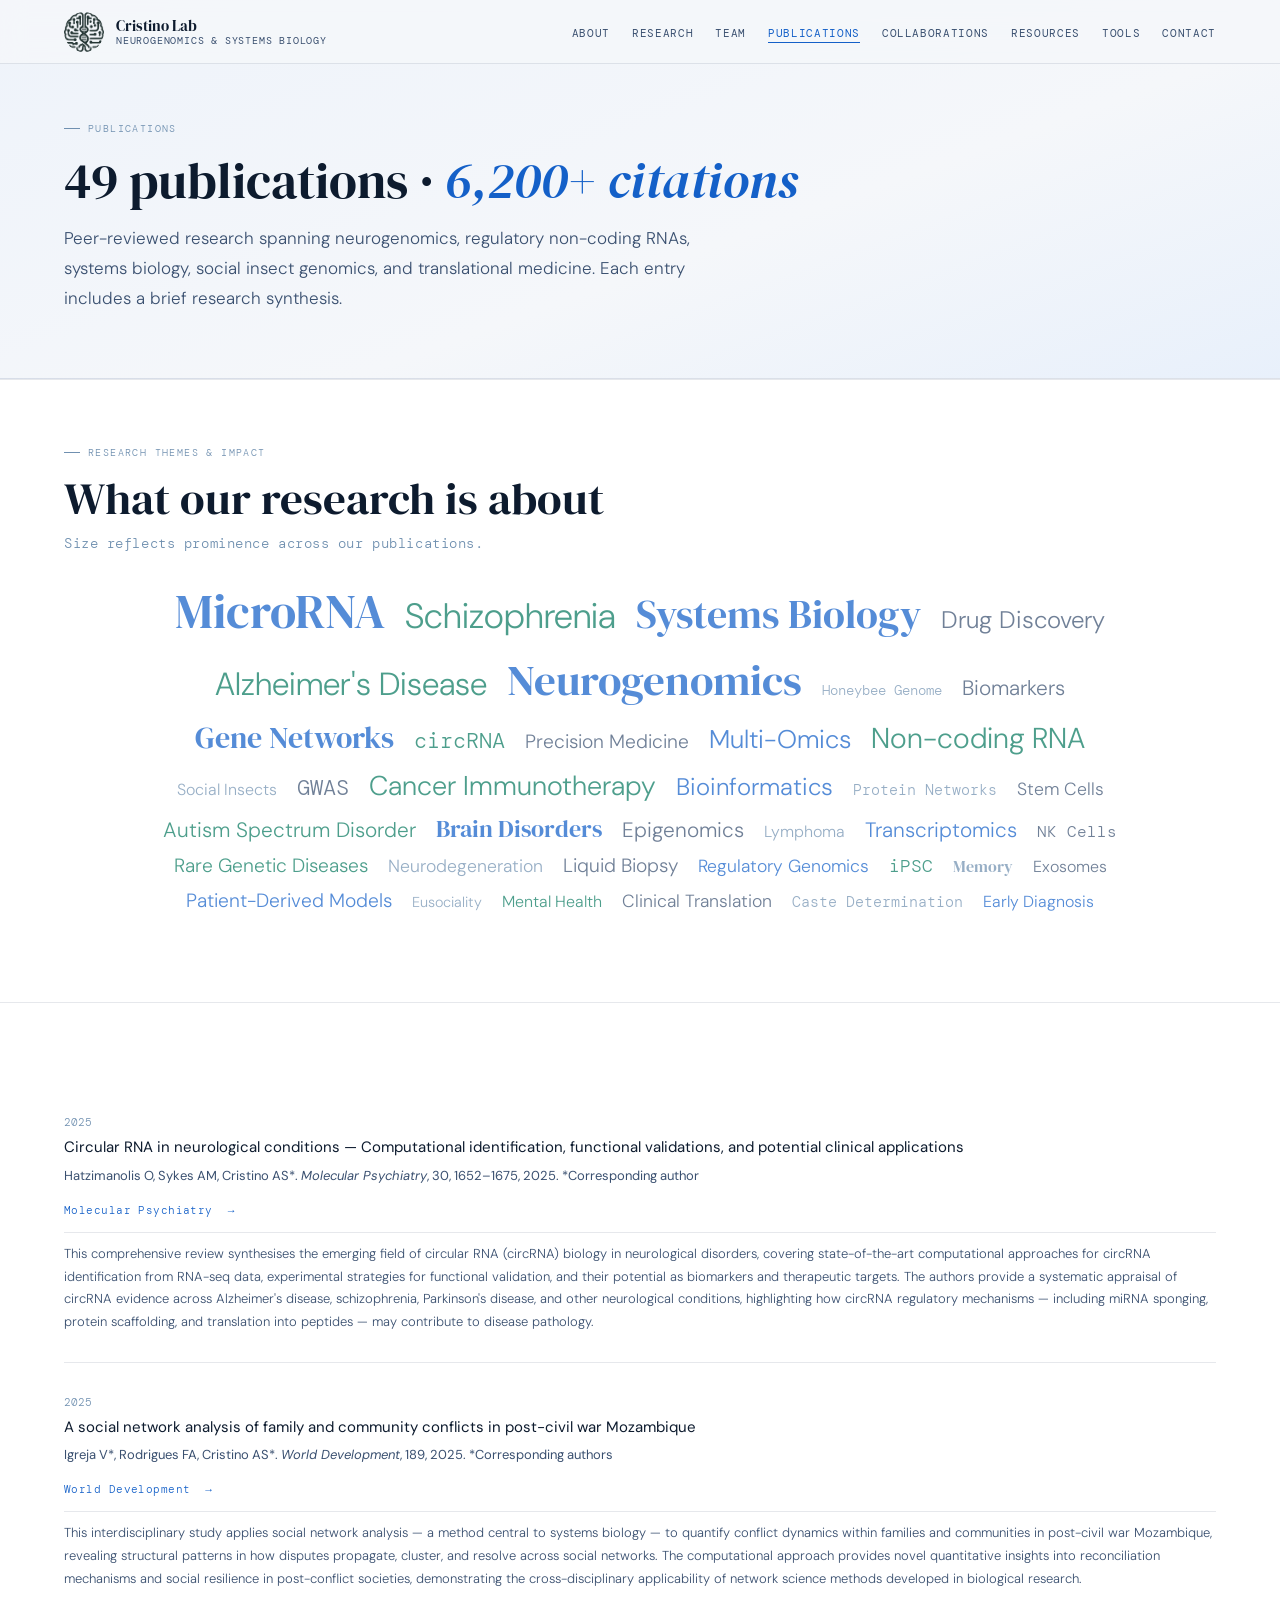
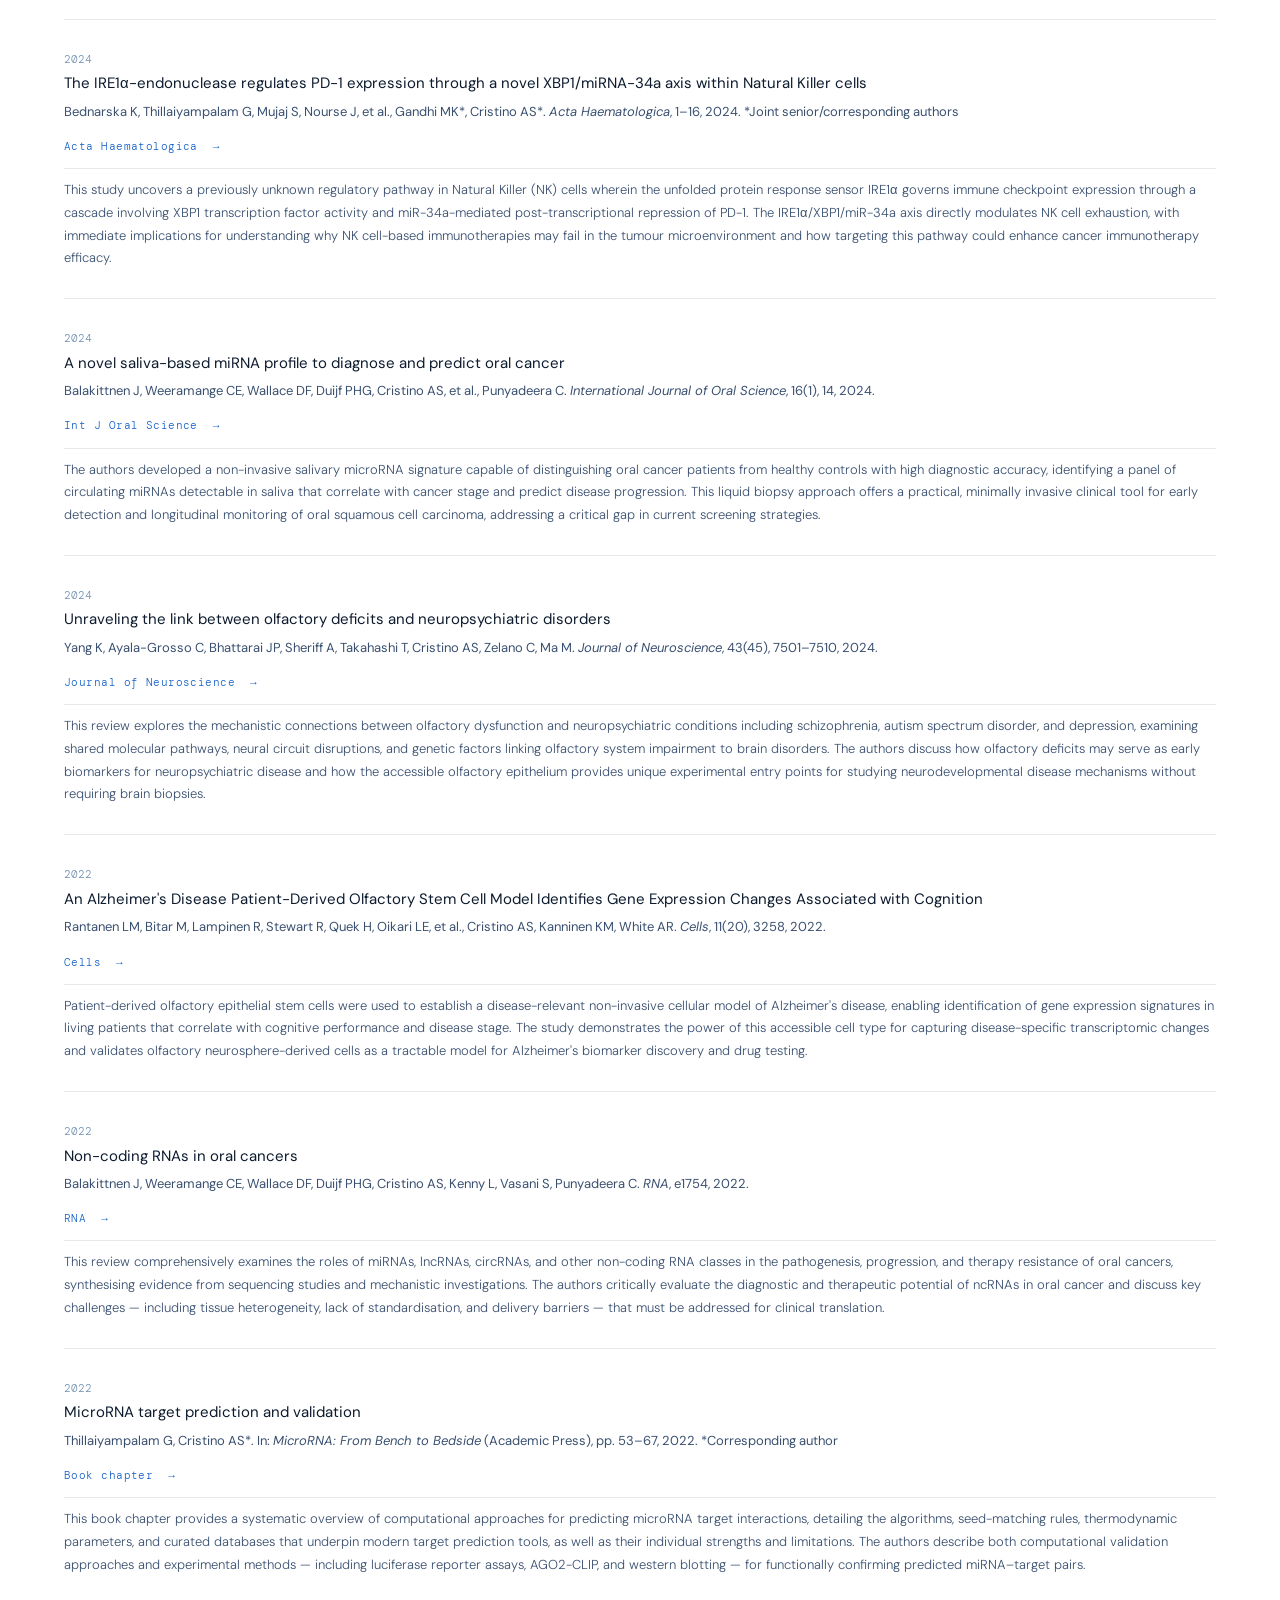
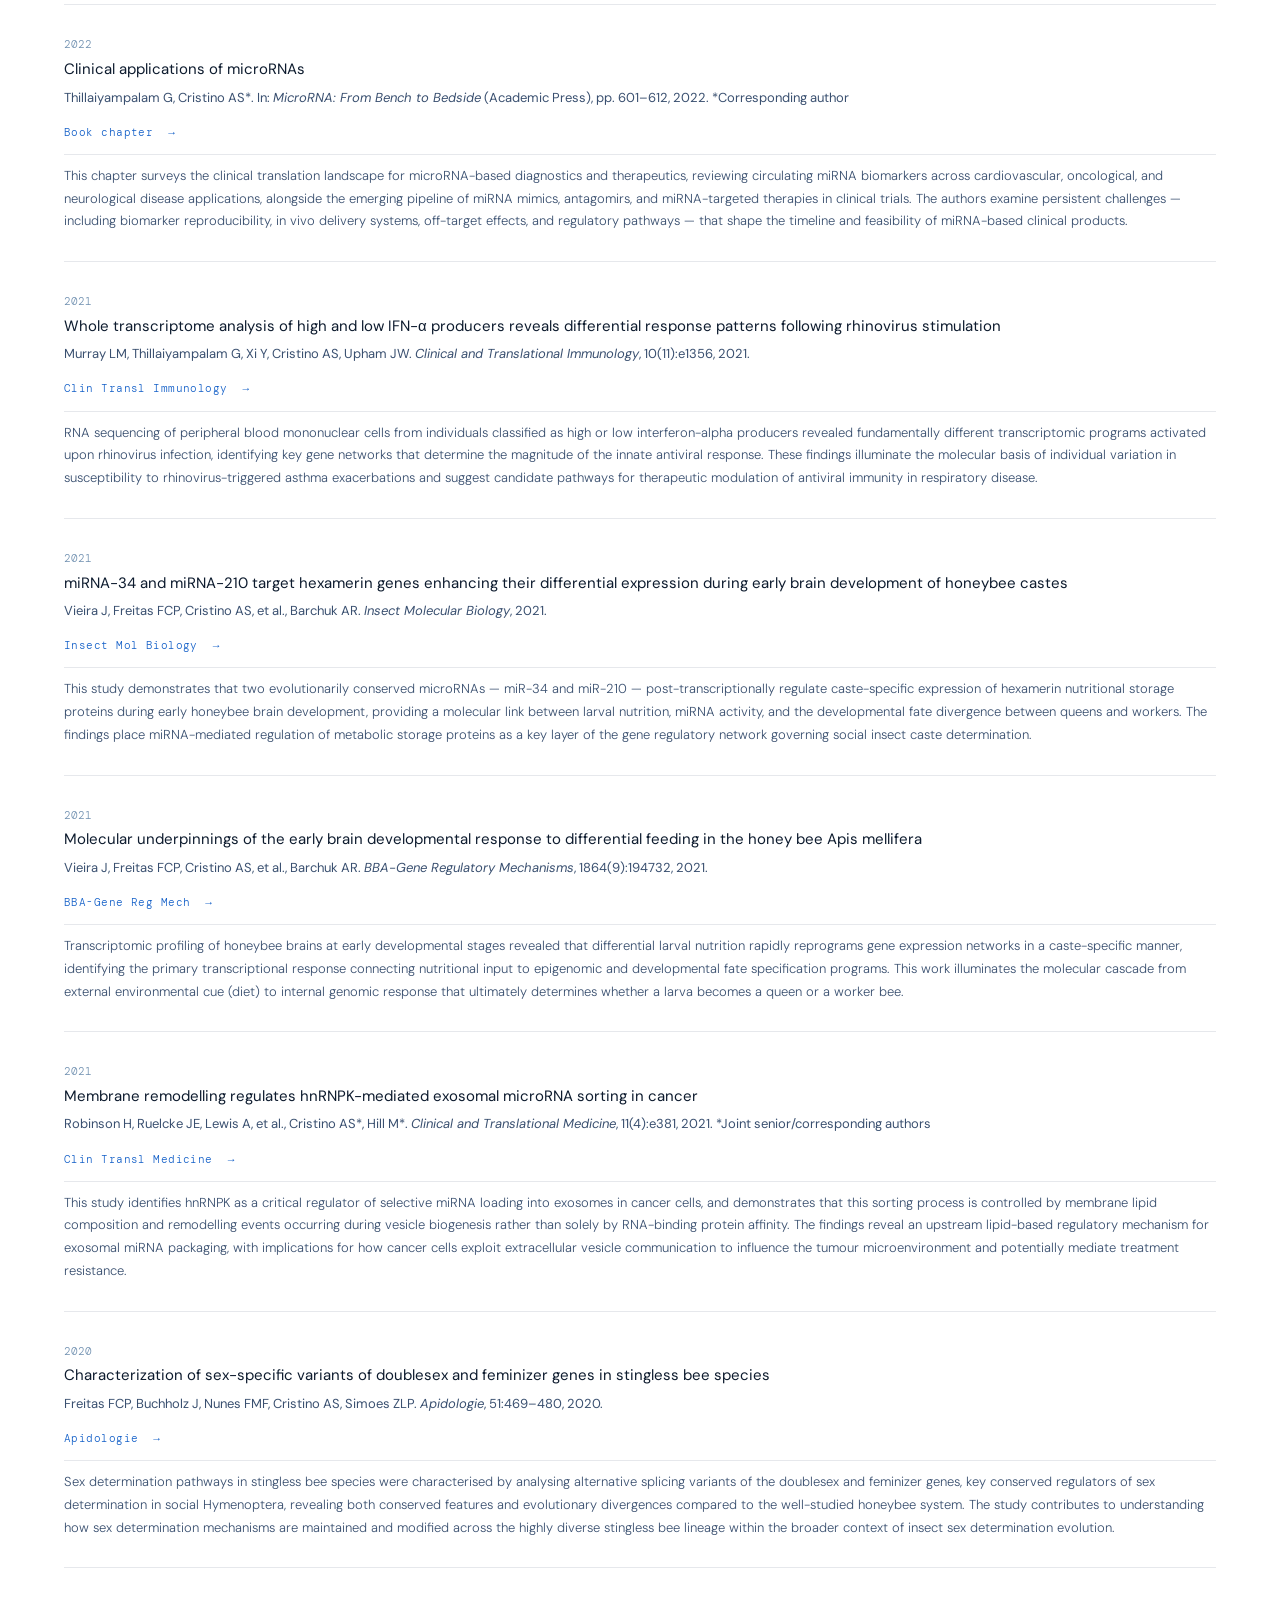
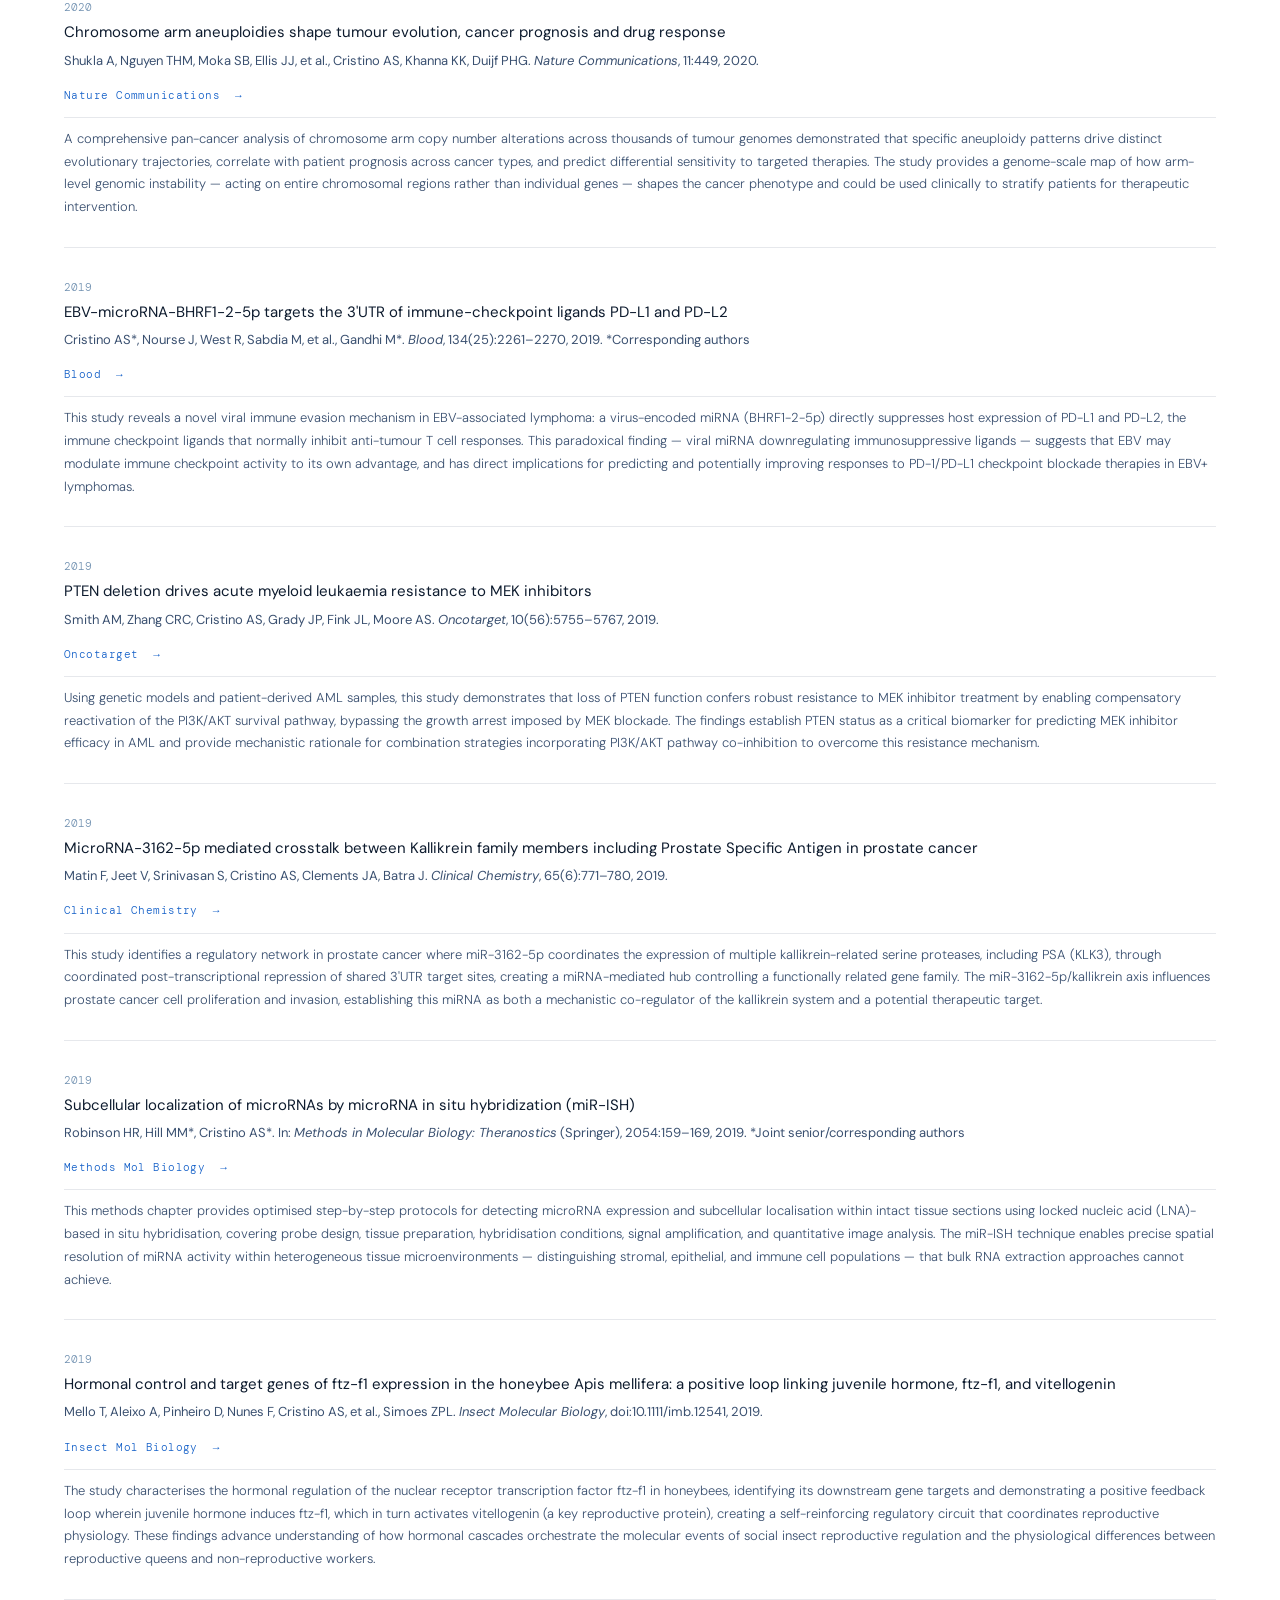
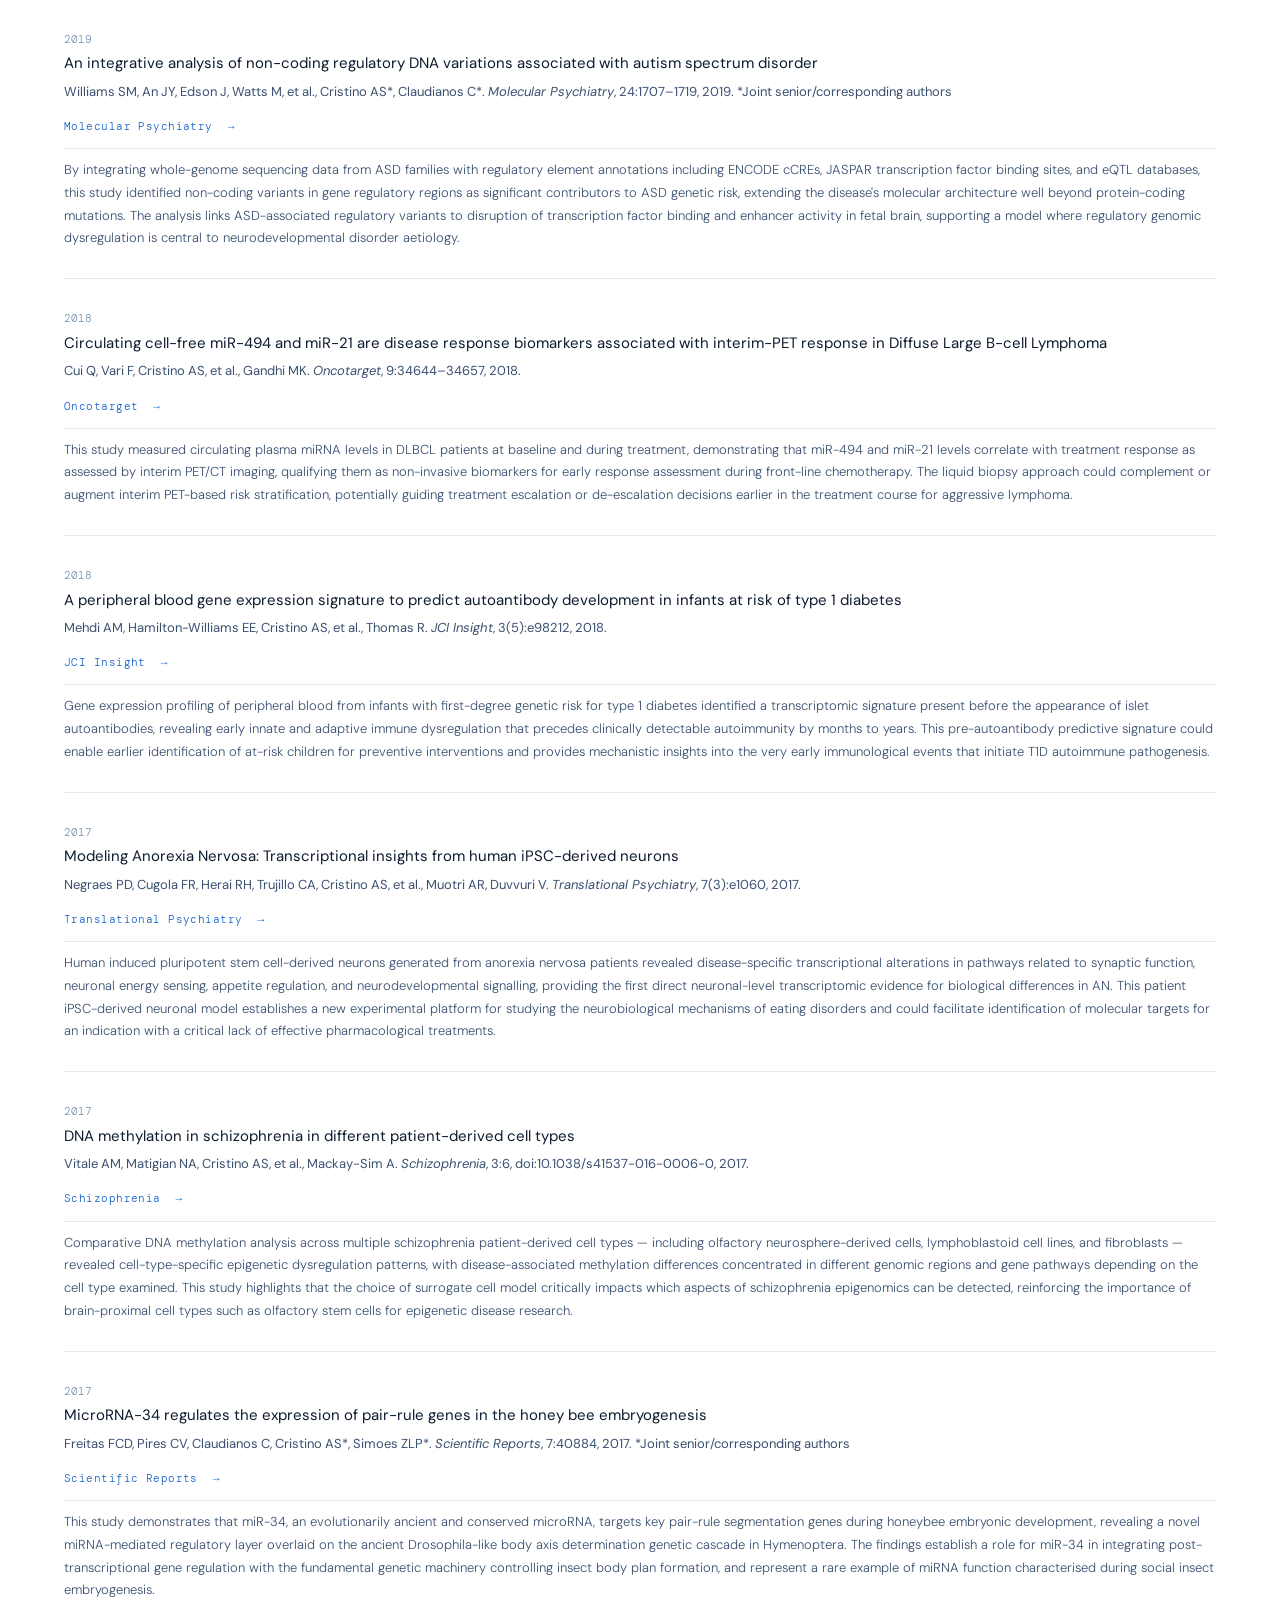
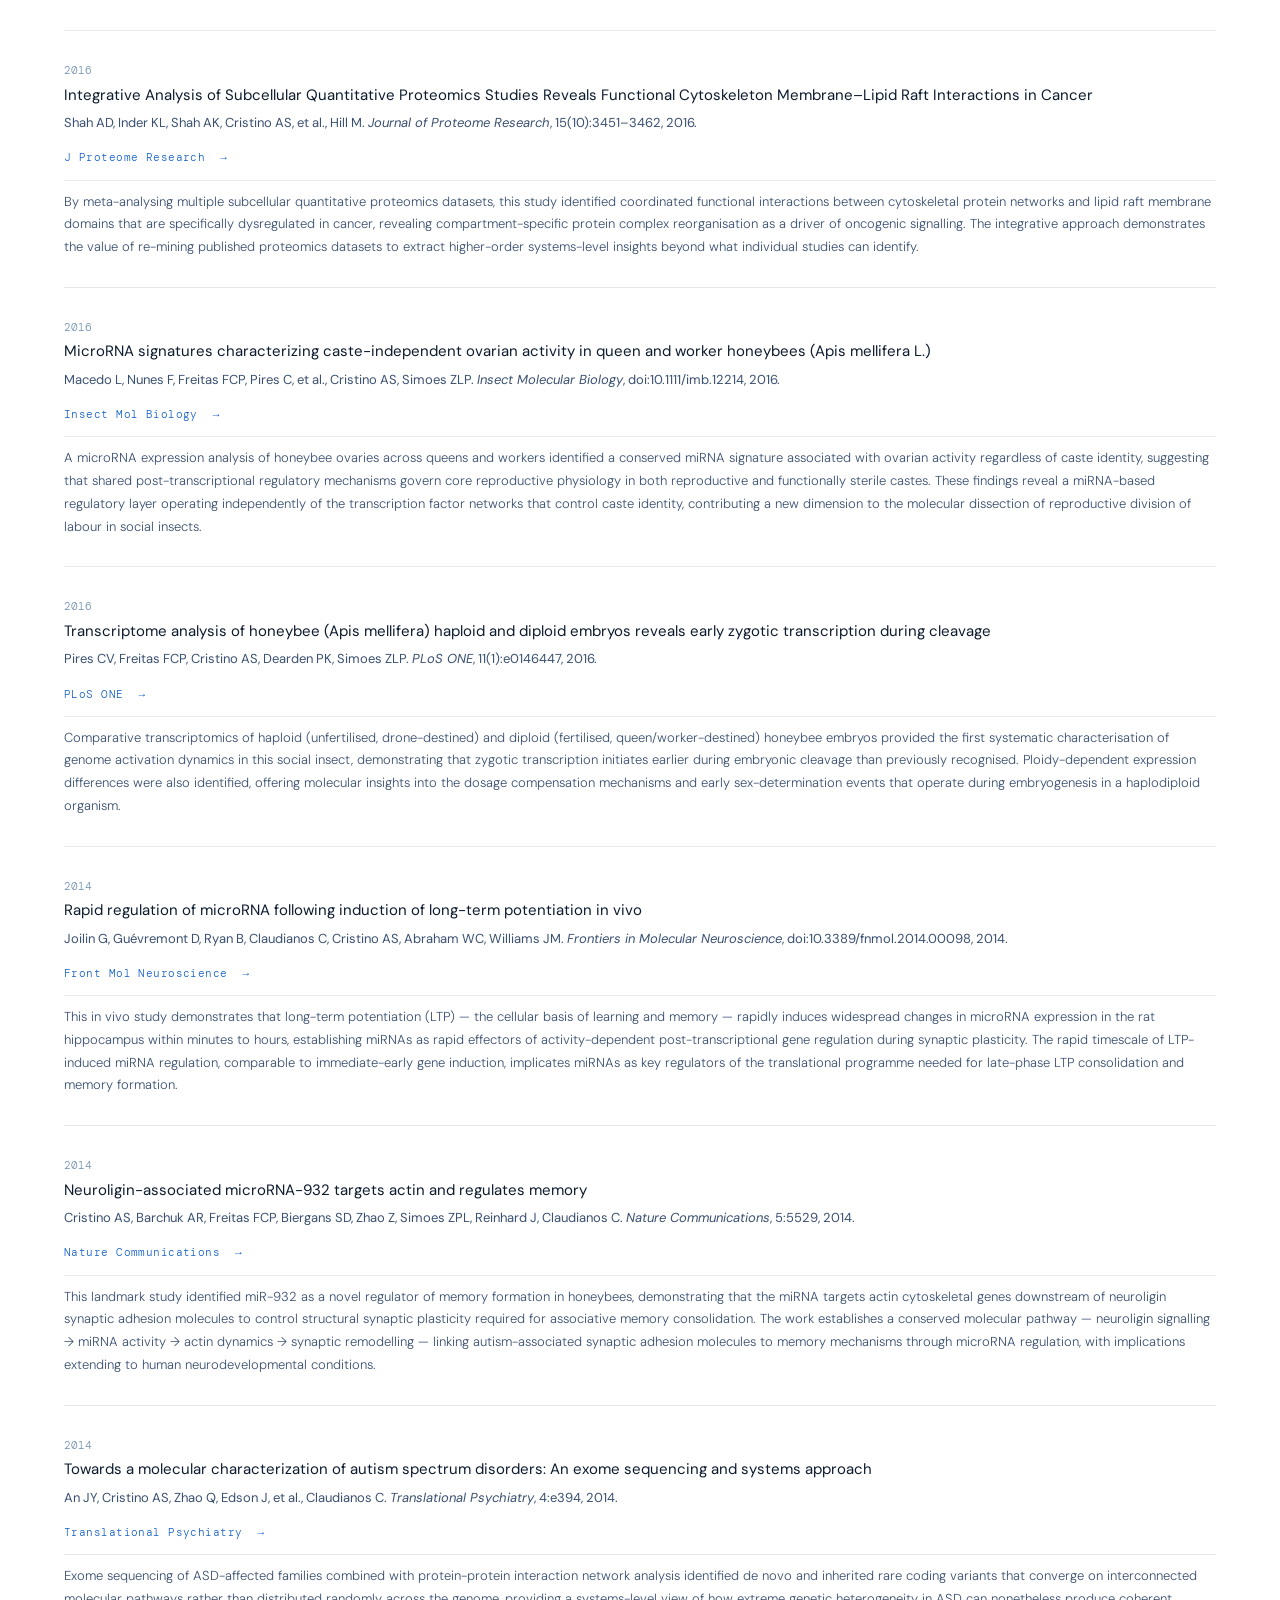
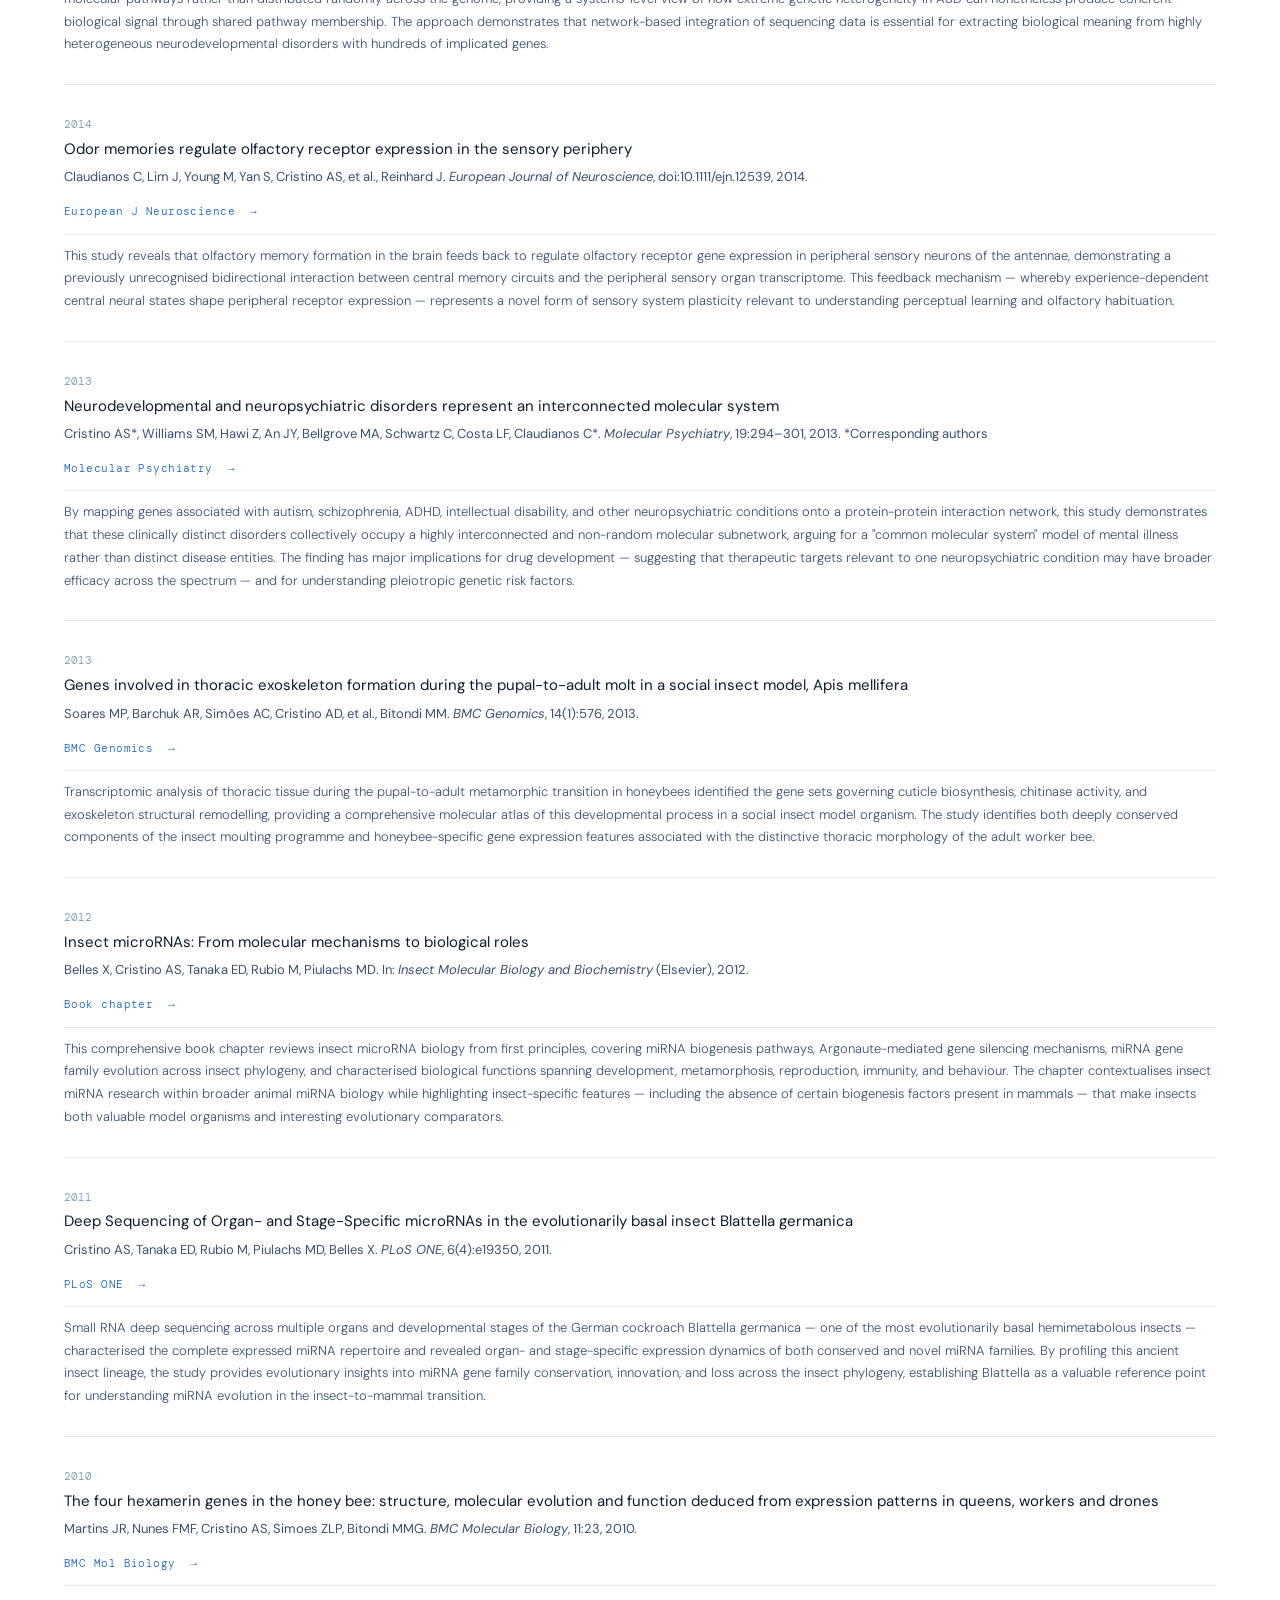
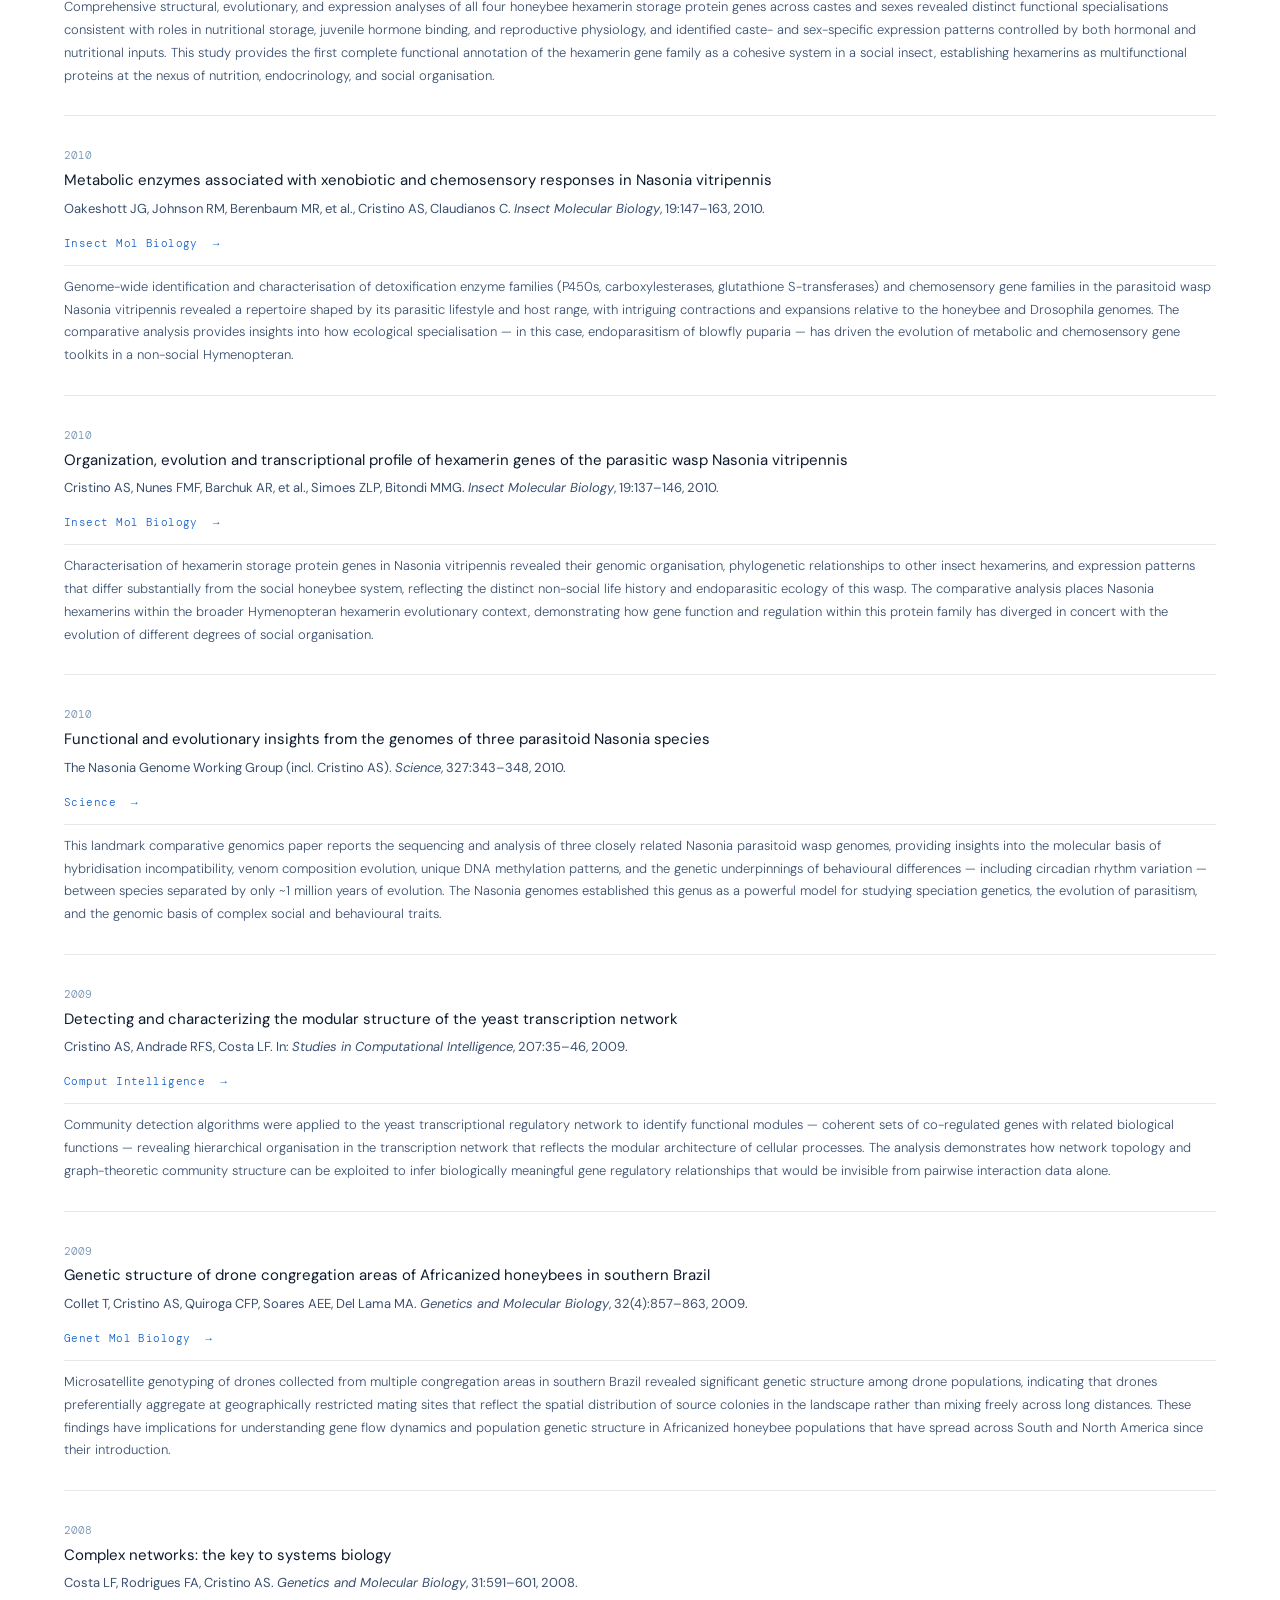
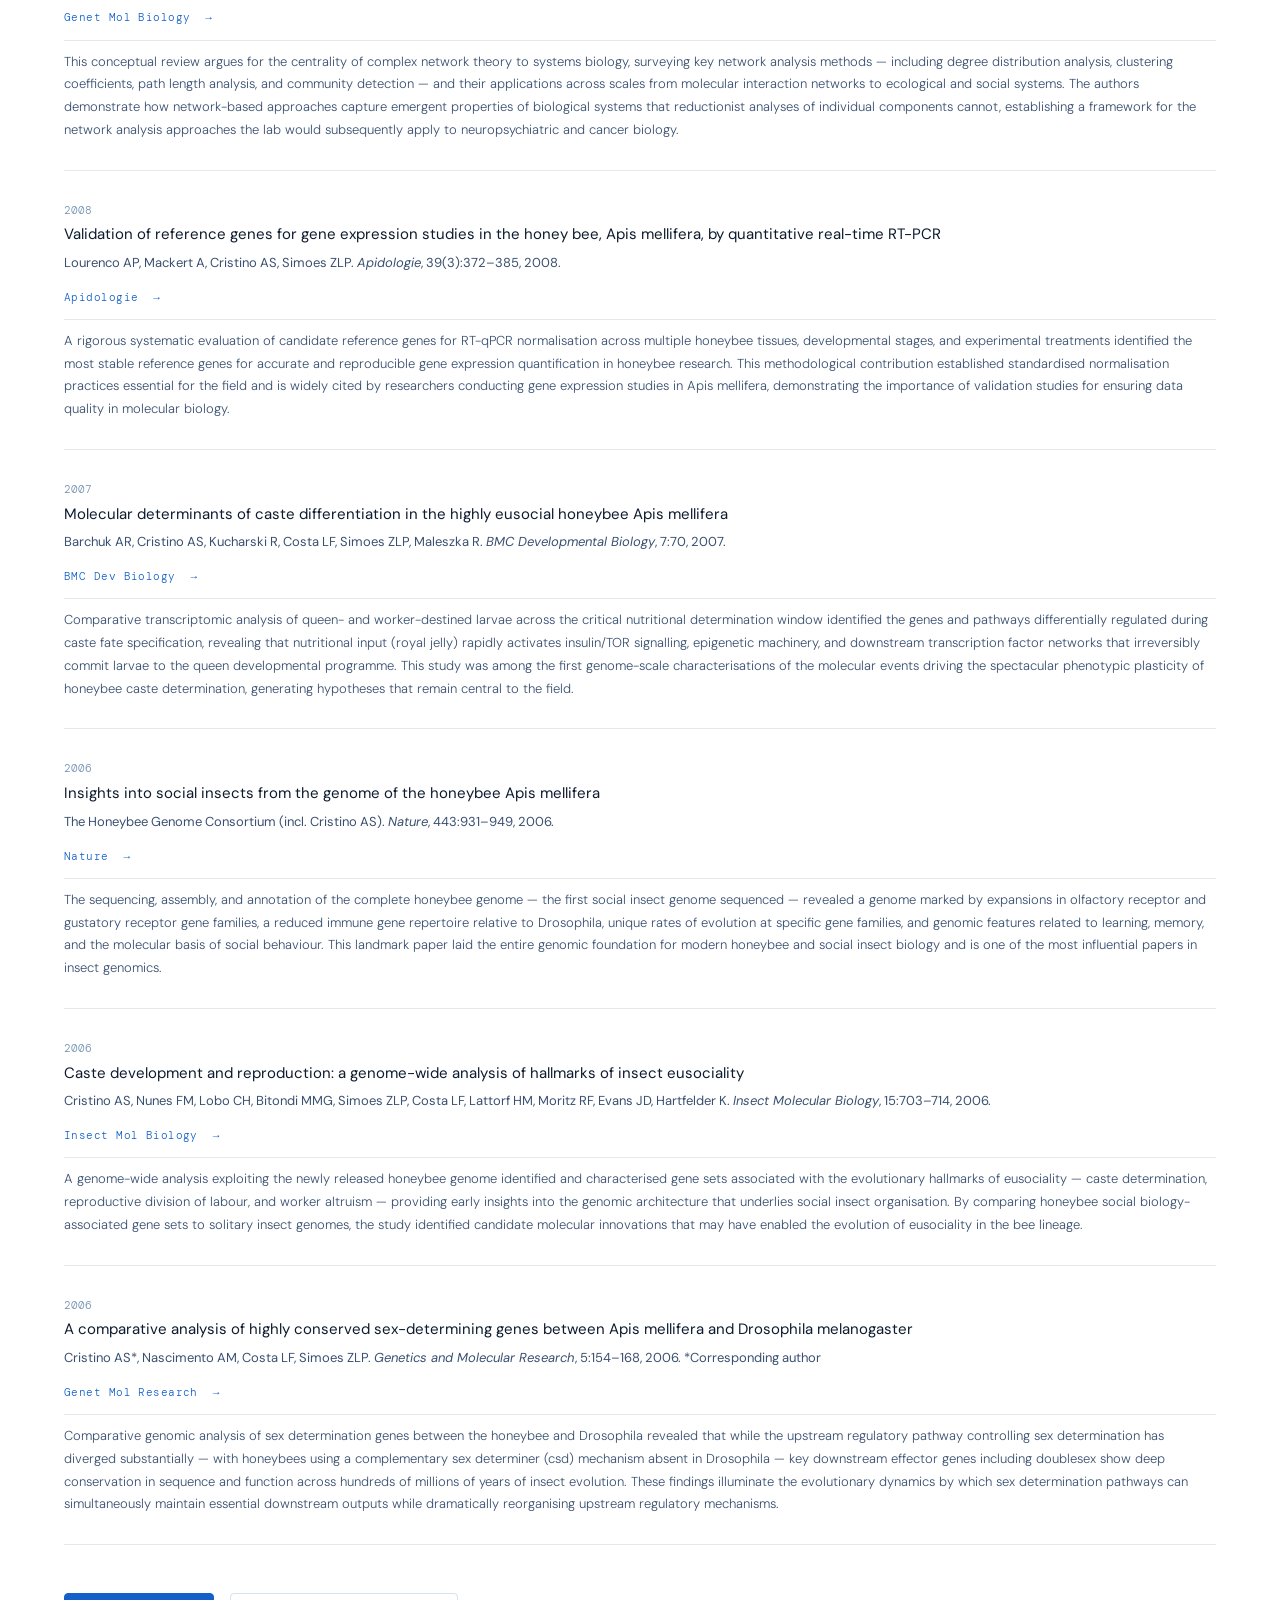
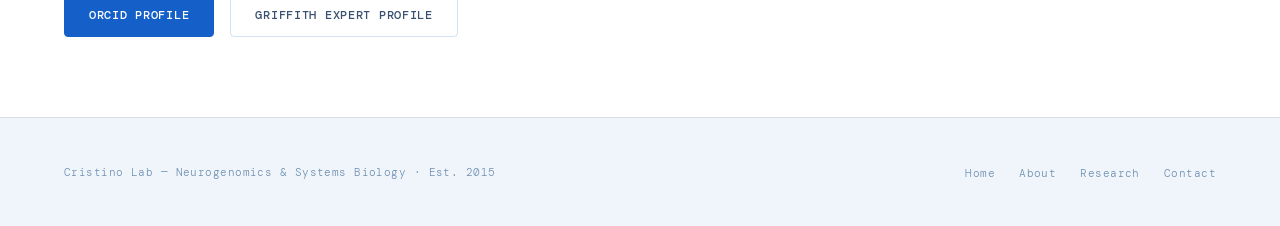
<file: publications.html>
<!DOCTYPE html>
<html lang="en">
<head>
<meta charset="UTF-8">
<meta name="viewport" content="width=device-width, initial-scale=1.0">
<title>Publications — Cristino Lab</title>
<link rel="preconnect" href="https://fonts.googleapis.com">
<link rel="preconnect" href="https://fonts.gstatic.com" crossorigin>
<link rel="stylesheet" href="assets/css/style.css">
</head>
<body>

<nav>
  <a href="index.html" class="nav-logo">
    <img src="assets/img/neurogenomics_sysbio_logo1.png" height="40" width="40" alt="Cristino Lab logo" style="border-radius:50%;">
    <div class="nav-wordmark">
      Cristino Lab
      <span>Neurogenomics &amp; Systems Biology</span>
    </div>
  </a>
  <ul class="nav-links">
    <li><a href="about.html">About</a></li>
    <li><a href="research.html">Research</a></li>
    <li><a href="team.html">Team</a></li>
    <li><a href="publications.html" class="active">Publications</a></li>
    <li><a href="collaborations.html">Collaborations</a></li>
    <li><a href="resources.html">Resources</a></li>
    <li><a href="tools.html">Tools</a></li>
    <li><a href="contact.html">Contact</a></li>
  </ul>
</nav>

<!-- PAGE HERO -->
<div class="page-hero">
  <div class="section-tag">Publications</div>
  <h1>49 publications · <em>6,200+ citations</em></h1>
  <p class="page-lead">
    Peer-reviewed research spanning neurogenomics, regulatory non-coding RNAs, systems biology, social insect genomics, and translational medicine. Each entry includes a brief research synthesis.
  </p>
</div>

<!-- WORD CLOUD -->
<div class="wordcloud-section">
  <div class="section-tag">Research themes &amp; impact</div>
  <h2 style="margin-bottom:8px;">What our research is about</h2>
  <p style="font-size:14px;color:var(--text-muted);font-family:var(--mono);letter-spacing:0.04em;margin-bottom:0;">Size reflects prominence across our publications.</p>
  <div class="wordcloud">
    <!-- Core molecular biology -->
    <span class="wc-word blue" style="font-family:var(--serif);font-size:3.0rem;">MicroRNA</span>
    <span class="wc-word teal" style="font-family:var(--sans);font-size:2.2rem;">Schizophrenia</span>
    <span class="wc-word blue" style="font-family:var(--serif);font-size:2.5rem;">Systems Biology</span>
    <span class="wc-word dark" style="font-family:var(--sans);font-size:1.5rem;">Drug Discovery</span>
    <span class="wc-word teal" style="font-family:var(--sans);font-size:2.0rem;">Alzheimer's Disease</span>
    <span class="wc-word blue" style="font-family:var(--serif);font-size:2.7rem;">Neurogenomics</span>
    <span class="wc-word muted" style="font-family:var(--mono);font-size:0.9rem;">Honeybee Genome</span>
    <span class="wc-word dark" style="font-family:var(--sans);font-size:1.3rem;">Biomarkers</span>
    <span class="wc-word blue" style="font-family:var(--serif);font-size:1.9rem;">Gene Networks</span>
    <span class="wc-word teal" style="font-family:var(--mono);font-size:1.4rem;">circRNA</span>
    <span class="wc-word dark" style="font-family:var(--sans);font-size:1.2rem;">Precision Medicine</span>
    <span class="wc-word blue" style="font-family:var(--sans);font-size:1.6rem;">Multi-Omics</span>
    <span class="wc-word teal" style="font-family:var(--sans);font-size:1.8rem;">Non-coding RNA</span>
    <span class="wc-word muted" style="font-family:var(--sans);font-size:1.0rem;">Social Insects</span>
    <span class="wc-word dark" style="font-family:var(--mono);font-size:1.4rem;">GWAS</span>
    <span class="wc-word teal" style="font-family:var(--sans);font-size:1.7rem;">Cancer Immunotherapy</span>
    <span class="wc-word blue" style="font-family:var(--sans);font-size:1.5rem;">Bioinformatics</span>
    <span class="wc-word muted" style="font-family:var(--mono);font-size:0.95rem;">Protein Networks</span>
    <span class="wc-word dark" style="font-family:var(--sans);font-size:1.1rem;">Stem Cells</span>
    <span class="wc-word teal" style="font-family:var(--sans);font-size:1.3rem;">Autism Spectrum Disorder</span>
    <span class="wc-word blue" style="font-family:var(--serif);font-size:1.5rem;">Brain Disorders</span>
    <span class="wc-word dark" style="font-family:var(--sans);font-size:1.3rem;">Epigenomics</span>
    <span class="wc-word muted" style="font-family:var(--sans);font-size:1.0rem;">Lymphoma</span>
    <span class="wc-word blue" style="font-family:var(--sans);font-size:1.3rem;">Transcriptomics</span>
    <span class="wc-word dark" style="font-family:var(--mono);font-size:1.0rem;">NK Cells</span>
    <span class="wc-word teal" style="font-family:var(--sans);font-size:1.2rem;">Rare Genetic Diseases</span>
    <span class="wc-word muted" style="font-family:var(--sans);font-size:1.1rem;">Neurodegeneration</span>
    <span class="wc-word dark" style="font-family:var(--sans);font-size:1.2rem;">Liquid Biopsy</span>
    <span class="wc-word blue" style="font-family:var(--sans);font-size:1.1rem;">Regulatory Genomics</span>
    <span class="wc-word teal" style="font-family:var(--mono);font-size:1.1rem;">iPSC</span>
    <span class="wc-word muted" style="font-family:var(--serif);font-size:1.0rem;">Memory</span>
    <span class="wc-word dark" style="font-family:var(--sans);font-size:1.0rem;">Exosomes</span>
    <span class="wc-word blue" style="font-family:var(--sans);font-size:1.2rem;">Patient-Derived Models</span>
    <span class="wc-word muted" style="font-family:var(--sans);font-size:0.9rem;">Eusociality</span>
    <span class="wc-word teal" style="font-family:var(--sans);font-size:1.0rem;">Mental Health</span>
    <span class="wc-word dark" style="font-family:var(--sans);font-size:1.1rem;">Clinical Translation</span>
    <span class="wc-word muted" style="font-family:var(--mono);font-size:0.95rem;">Caste Determination</span>
    <span class="wc-word blue" style="font-family:var(--sans);font-size:1.0rem;">Early Diagnosis</span>
  </div>
</div>

<!-- PUBLICATIONS -->
<section style="background:#ffffff;border-top:1px solid var(--border-subtle);">
  <div class="pub-list">

    <!-- 1 -->
    <div class="pub-item">
      <div class="pub-content">
        <div class="pub-year" style="font-size:11px;color:var(--text-muted);margin-bottom:4px;">2025</div>
        <h3>Circular RNA in neurological conditions — Computational identification, functional validations, and potential clinical applications</h3>
        <div class="authors">Hatzimanolis O, Sykes AM, Cristino AS*. <em>Molecular Psychiatry</em>, 30, 1652–1675, 2025. *Corresponding author</div>
        <a href="#" class="journal">Molecular Psychiatry &nbsp;→</a>
        <p class="pub-synthesis">This comprehensive review synthesises the emerging field of circular RNA (circRNA) biology in neurological disorders, covering state-of-the-art computational approaches for circRNA identification from RNA-seq data, experimental strategies for functional validation, and their potential as biomarkers and therapeutic targets. The authors provide a systematic appraisal of circRNA evidence across Alzheimer's disease, schizophrenia, Parkinson's disease, and other neurological conditions, highlighting how circRNA regulatory mechanisms — including miRNA sponging, protein scaffolding, and translation into peptides — may contribute to disease pathology.</p>
      </div>
    </div>

    <!-- 2 -->
    <div class="pub-item">
      <div class="pub-content">
        <div class="pub-year" style="font-size:11px;color:var(--text-muted);margin-bottom:4px;">2025</div>
        <h3>A social network analysis of family and community conflicts in post-civil war Mozambique</h3>
        <div class="authors">Igreja V*, Rodrigues FA, Cristino AS*. <em>World Development</em>, 189, 2025. *Corresponding authors</div>
        <a href="#" class="journal">World Development &nbsp;→</a>
        <p class="pub-synthesis">This interdisciplinary study applies social network analysis — a method central to systems biology — to quantify conflict dynamics within families and communities in post-civil war Mozambique, revealing structural patterns in how disputes propagate, cluster, and resolve across social networks. The computational approach provides novel quantitative insights into reconciliation mechanisms and social resilience in post-conflict societies, demonstrating the cross-disciplinary applicability of network science methods developed in biological research.</p>
      </div>
    </div>

    <!-- 3 -->
    <div class="pub-item">
      <div class="pub-content">
        <div class="pub-year" style="font-size:11px;color:var(--text-muted);margin-bottom:4px;">2024</div>
        <h3>The IRE1α-endonuclease regulates PD-1 expression through a novel XBP1/miRNA-34a axis within Natural Killer cells</h3>
        <div class="authors">Bednarska K, Thillaiyampalam G, Mujaj S, Nourse J, et al., Gandhi MK*, Cristino AS*. <em>Acta Haematologica</em>, 1–16, 2024. *Joint senior/corresponding authors</div>
        <a href="#" class="journal">Acta Haematologica &nbsp;→</a>
        <p class="pub-synthesis">This study uncovers a previously unknown regulatory pathway in Natural Killer (NK) cells wherein the unfolded protein response sensor IRE1α governs immune checkpoint expression through a cascade involving XBP1 transcription factor activity and miR-34a-mediated post-transcriptional repression of PD-1. The IRE1α/XBP1/miR-34a axis directly modulates NK cell exhaustion, with immediate implications for understanding why NK cell-based immunotherapies may fail in the tumour microenvironment and how targeting this pathway could enhance cancer immunotherapy efficacy.</p>
      </div>
    </div>

    <!-- 4 -->
    <div class="pub-item">
      <div class="pub-content">
        <div class="pub-year" style="font-size:11px;color:var(--text-muted);margin-bottom:4px;">2024</div>
        <h3>A novel saliva-based miRNA profile to diagnose and predict oral cancer</h3>
        <div class="authors">Balakittnen J, Weeramange CE, Wallace DF, Duijf PHG, Cristino AS, et al., Punyadeera C. <em>International Journal of Oral Science</em>, 16(1), 14, 2024.</div>
        <a href="#" class="journal">Int J Oral Science &nbsp;→</a>
        <p class="pub-synthesis">The authors developed a non-invasive salivary microRNA signature capable of distinguishing oral cancer patients from healthy controls with high diagnostic accuracy, identifying a panel of circulating miRNAs detectable in saliva that correlate with cancer stage and predict disease progression. This liquid biopsy approach offers a practical, minimally invasive clinical tool for early detection and longitudinal monitoring of oral squamous cell carcinoma, addressing a critical gap in current screening strategies.</p>
      </div>
    </div>

    <!-- 5 -->
    <div class="pub-item">
      <div class="pub-content">
        <div class="pub-year" style="font-size:11px;color:var(--text-muted);margin-bottom:4px;">2024</div>
        <h3>Unraveling the link between olfactory deficits and neuropsychiatric disorders</h3>
        <div class="authors">Yang K, Ayala-Grosso C, Bhattarai JP, Sheriff A, Takahashi T, Cristino AS, Zelano C, Ma M. <em>Journal of Neuroscience</em>, 43(45), 7501–7510, 2024.</div>
        <a href="#" class="journal">Journal of Neuroscience &nbsp;→</a>
        <p class="pub-synthesis">This review explores the mechanistic connections between olfactory dysfunction and neuropsychiatric conditions including schizophrenia, autism spectrum disorder, and depression, examining shared molecular pathways, neural circuit disruptions, and genetic factors linking olfactory system impairment to brain disorders. The authors discuss how olfactory deficits may serve as early biomarkers for neuropsychiatric disease and how the accessible olfactory epithelium provides unique experimental entry points for studying neurodevelopmental disease mechanisms without requiring brain biopsies.</p>
      </div>
    </div>

    <!-- 6 -->
    <div class="pub-item">
      <div class="pub-content">
        <div class="pub-year" style="font-size:11px;color:var(--text-muted);margin-bottom:4px;">2022</div>
        <h3>An Alzheimer's Disease Patient-Derived Olfactory Stem Cell Model Identifies Gene Expression Changes Associated with Cognition</h3>
        <div class="authors">Rantanen LM, Bitar M, Lampinen R, Stewart R, Quek H, Oikari LE, et al., Cristino AS, Kanninen KM, White AR. <em>Cells</em>, 11(20), 3258, 2022.</div>
        <a href="https://doi.org/10.3390/cells11203258" target="_blank" class="journal">Cells &nbsp;→</a>
        <p class="pub-synthesis">Patient-derived olfactory epithelial stem cells were used to establish a disease-relevant non-invasive cellular model of Alzheimer's disease, enabling identification of gene expression signatures in living patients that correlate with cognitive performance and disease stage. The study demonstrates the power of this accessible cell type for capturing disease-specific transcriptomic changes and validates olfactory neurosphere-derived cells as a tractable model for Alzheimer's biomarker discovery and drug testing.</p>
      </div>
    </div>

    <!-- 7 -->
    <div class="pub-item">
      <div class="pub-content">
        <div class="pub-year" style="font-size:11px;color:var(--text-muted);margin-bottom:4px;">2022</div>
        <h3>Non-coding RNAs in oral cancers</h3>
        <div class="authors">Balakittnen J, Weeramange CE, Wallace DF, Duijf PHG, Cristino AS, Kenny L, Vasani S, Punyadeera C. <em>RNA</em>, e1754, 2022.</div>
        <a href="https://doi.org/10.1002/wrna.1754" target="_blank" class="journal">RNA &nbsp;→</a>
        <p class="pub-synthesis">This review comprehensively examines the roles of miRNAs, lncRNAs, circRNAs, and other non-coding RNA classes in the pathogenesis, progression, and therapy resistance of oral cancers, synthesising evidence from sequencing studies and mechanistic investigations. The authors critically evaluate the diagnostic and therapeutic potential of ncRNAs in oral cancer and discuss key challenges — including tissue heterogeneity, lack of standardisation, and delivery barriers — that must be addressed for clinical translation.</p>
      </div>
    </div>

    <!-- 8 -->
    <div class="pub-item">
      <div class="pub-content">
        <div class="pub-year" style="font-size:11px;color:var(--text-muted);margin-bottom:4px;">2022</div>
        <h3>MicroRNA target prediction and validation</h3>
        <div class="authors">Thillaiyampalam G, Cristino AS*. In: <em>MicroRNA: From Bench to Bedside</em> (Academic Press), pp. 53–67, 2022. *Corresponding author</div>
        <a href="#" class="journal">Book chapter &nbsp;→</a>
        <p class="pub-synthesis">This book chapter provides a systematic overview of computational approaches for predicting microRNA target interactions, detailing the algorithms, seed-matching rules, thermodynamic parameters, and curated databases that underpin modern target prediction tools, as well as their individual strengths and limitations. The authors describe both computational validation approaches and experimental methods — including luciferase reporter assays, AGO2-CLIP, and western blotting — for functionally confirming predicted miRNA–target pairs.</p>
      </div>
    </div>

    <!-- 9 -->
    <div class="pub-item">
      <div class="pub-content">
        <div class="pub-year" style="font-size:11px;color:var(--text-muted);margin-bottom:4px;">2022</div>
        <h3>Clinical applications of microRNAs</h3>
        <div class="authors">Thillaiyampalam G, Cristino AS*. In: <em>MicroRNA: From Bench to Bedside</em> (Academic Press), pp. 601–612, 2022. *Corresponding author</div>
        <a href="#" class="journal">Book chapter &nbsp;→</a>
        <p class="pub-synthesis">This chapter surveys the clinical translation landscape for microRNA-based diagnostics and therapeutics, reviewing circulating miRNA biomarkers across cardiovascular, oncological, and neurological disease applications, alongside the emerging pipeline of miRNA mimics, antagomirs, and miRNA-targeted therapies in clinical trials. The authors examine persistent challenges — including biomarker reproducibility, in vivo delivery systems, off-target effects, and regulatory pathways — that shape the timeline and feasibility of miRNA-based clinical products.</p>
      </div>
    </div>

    <!-- 10 -->
    <div class="pub-item">
      <div class="pub-content">
        <div class="pub-year" style="font-size:11px;color:var(--text-muted);margin-bottom:4px;">2021</div>
        <h3>Whole transcriptome analysis of high and low IFN-α producers reveals differential response patterns following rhinovirus stimulation</h3>
        <div class="authors">Murray LM, Thillaiyampalam G, Xi Y, Cristino AS, Upham JW. <em>Clinical and Translational Immunology</em>, 10(11):e1356, 2021.</div>
        <a href="https://doi.org/10.1002/cti2.1356" target="_blank" class="journal">Clin Transl Immunology &nbsp;→</a>
        <p class="pub-synthesis">RNA sequencing of peripheral blood mononuclear cells from individuals classified as high or low interferon-alpha producers revealed fundamentally different transcriptomic programs activated upon rhinovirus infection, identifying key gene networks that determine the magnitude of the innate antiviral response. These findings illuminate the molecular basis of individual variation in susceptibility to rhinovirus-triggered asthma exacerbations and suggest candidate pathways for therapeutic modulation of antiviral immunity in respiratory disease.</p>
      </div>
    </div>

    <!-- 11 -->
    <div class="pub-item">
      <div class="pub-content">
        <div class="pub-year" style="font-size:11px;color:var(--text-muted);margin-bottom:4px;">2021</div>
        <h3>miRNA-34 and miRNA-210 target hexamerin genes enhancing their differential expression during early brain development of honeybee castes</h3>
        <div class="authors">Vieira J, Freitas FCP, Cristino AS, et al., Barchuk AR. <em>Insect Molecular Biology</em>, 2021.</div>
        <a href="#" class="journal">Insect Mol Biology &nbsp;→</a>
        <p class="pub-synthesis">This study demonstrates that two evolutionarily conserved microRNAs — miR-34 and miR-210 — post-transcriptionally regulate caste-specific expression of hexamerin nutritional storage proteins during early honeybee brain development, providing a molecular link between larval nutrition, miRNA activity, and the developmental fate divergence between queens and workers. The findings place miRNA-mediated regulation of metabolic storage proteins as a key layer of the gene regulatory network governing social insect caste determination.</p>
      </div>
    </div>

    <!-- 12 -->
    <div class="pub-item">
      <div class="pub-content">
        <div class="pub-year" style="font-size:11px;color:var(--text-muted);margin-bottom:4px;">2021</div>
        <h3>Molecular underpinnings of the early brain developmental response to differential feeding in the honey bee Apis mellifera</h3>
        <div class="authors">Vieira J, Freitas FCP, Cristino AS, et al., Barchuk AR. <em>BBA-Gene Regulatory Mechanisms</em>, 1864(9):194732, 2021.</div>
        <a href="https://doi.org/10.1016/j.bbagrm.2021.194732" target="_blank" class="journal">BBA-Gene Reg Mech &nbsp;→</a>
        <p class="pub-synthesis">Transcriptomic profiling of honeybee brains at early developmental stages revealed that differential larval nutrition rapidly reprograms gene expression networks in a caste-specific manner, identifying the primary transcriptional response connecting nutritional input to epigenomic and developmental fate specification programs. This work illuminates the molecular cascade from external environmental cue (diet) to internal genomic response that ultimately determines whether a larva becomes a queen or a worker bee.</p>
      </div>
    </div>

    <!-- 13 -->
    <div class="pub-item">
      <div class="pub-content">
        <div class="pub-year" style="font-size:11px;color:var(--text-muted);margin-bottom:4px;">2021</div>
        <h3>Membrane remodelling regulates hnRNPK-mediated exosomal microRNA sorting in cancer</h3>
        <div class="authors">Robinson H, Ruelcke JE, Lewis A, et al., Cristino AS*, Hill M*. <em>Clinical and Translational Medicine</em>, 11(4):e381, 2021. *Joint senior/corresponding authors</div>
        <a href="https://doi.org/10.1002/ctm2.381" target="_blank" class="journal">Clin Transl Medicine &nbsp;→</a>
        <p class="pub-synthesis">This study identifies hnRNPK as a critical regulator of selective miRNA loading into exosomes in cancer cells, and demonstrates that this sorting process is controlled by membrane lipid composition and remodelling events occurring during vesicle biogenesis rather than solely by RNA-binding protein affinity. The findings reveal an upstream lipid-based regulatory mechanism for exosomal miRNA packaging, with implications for how cancer cells exploit extracellular vesicle communication to influence the tumour microenvironment and potentially mediate treatment resistance.</p>
      </div>
    </div>

    <!-- 14 -->
    <div class="pub-item">
      <div class="pub-content">
        <div class="pub-year" style="font-size:11px;color:var(--text-muted);margin-bottom:4px;">2020</div>
        <h3>Characterization of sex-specific variants of doublesex and feminizer genes in stingless bee species</h3>
        <div class="authors">Freitas FCP, Buchholz J, Nunes FMF, Cristino AS, Simoes ZLP. <em>Apidologie</em>, 51:469–480, 2020.</div>
        <a href="#" class="journal">Apidologie &nbsp;→</a>
        <p class="pub-synthesis">Sex determination pathways in stingless bee species were characterised by analysing alternative splicing variants of the doublesex and feminizer genes, key conserved regulators of sex determination in social Hymenoptera, revealing both conserved features and evolutionary divergences compared to the well-studied honeybee system. The study contributes to understanding how sex determination mechanisms are maintained and modified across the highly diverse stingless bee lineage within the broader context of insect sex determination evolution.</p>
      </div>
    </div>

    <!-- 15 -->
    <div class="pub-item">
      <div class="pub-content">
        <div class="pub-year" style="font-size:11px;color:var(--text-muted);margin-bottom:4px;">2020</div>
        <h3>Chromosome arm aneuploidies shape tumour evolution, cancer prognosis and drug response</h3>
        <div class="authors">Shukla A, Nguyen THM, Moka SB, Ellis JJ, et al., Cristino AS, Khanna KK, Duijf PHG. <em>Nature Communications</em>, 11:449, 2020.</div>
        <a href="https://doi.org/10.1038/s41467-020-14286-0" target="_blank" class="journal">Nature Communications &nbsp;→</a>
        <p class="pub-synthesis">A comprehensive pan-cancer analysis of chromosome arm copy number alterations across thousands of tumour genomes demonstrated that specific aneuploidy patterns drive distinct evolutionary trajectories, correlate with patient prognosis across cancer types, and predict differential sensitivity to targeted therapies. The study provides a genome-scale map of how arm-level genomic instability — acting on entire chromosomal regions rather than individual genes — shapes the cancer phenotype and could be used clinically to stratify patients for therapeutic intervention.</p>
      </div>
    </div>

    <!-- 16 -->
    <div class="pub-item">
      <div class="pub-content">
        <div class="pub-year" style="font-size:11px;color:var(--text-muted);margin-bottom:4px;">2019</div>
        <h3>EBV-microRNA-BHRF1-2-5p targets the 3'UTR of immune-checkpoint ligands PD-L1 and PD-L2</h3>
        <div class="authors">Cristino AS*, Nourse J, West R, Sabdia M, et al., Gandhi M*. <em>Blood</em>, 134(25):2261–2270, 2019. *Corresponding authors</div>
        <a href="#" class="journal">Blood &nbsp;→</a>
        <p class="pub-synthesis">This study reveals a novel viral immune evasion mechanism in EBV-associated lymphoma: a virus-encoded miRNA (BHRF1-2-5p) directly suppresses host expression of PD-L1 and PD-L2, the immune checkpoint ligands that normally inhibit anti-tumour T cell responses. This paradoxical finding — viral miRNA downregulating immunosuppressive ligands — suggests that EBV may modulate immune checkpoint activity to its own advantage, and has direct implications for predicting and potentially improving responses to PD-1/PD-L1 checkpoint blockade therapies in EBV+ lymphomas.</p>
      </div>
    </div>

    <!-- 17 -->
    <div class="pub-item">
      <div class="pub-content">
        <div class="pub-year" style="font-size:11px;color:var(--text-muted);margin-bottom:4px;">2019</div>
        <h3>PTEN deletion drives acute myeloid leukaemia resistance to MEK inhibitors</h3>
        <div class="authors">Smith AM, Zhang CRC, Cristino AS, Grady JP, Fink JL, Moore AS. <em>Oncotarget</em>, 10(56):5755–5767, 2019.</div>
        <a href="#" class="journal">Oncotarget &nbsp;→</a>
        <p class="pub-synthesis">Using genetic models and patient-derived AML samples, this study demonstrates that loss of PTEN function confers robust resistance to MEK inhibitor treatment by enabling compensatory reactivation of the PI3K/AKT survival pathway, bypassing the growth arrest imposed by MEK blockade. The findings establish PTEN status as a critical biomarker for predicting MEK inhibitor efficacy in AML and provide mechanistic rationale for combination strategies incorporating PI3K/AKT pathway co-inhibition to overcome this resistance mechanism.</p>
      </div>
    </div>

    <!-- 18 -->
    <div class="pub-item">
      <div class="pub-content">
        <div class="pub-year" style="font-size:11px;color:var(--text-muted);margin-bottom:4px;">2019</div>
        <h3>MicroRNA-3162-5p mediated crosstalk between Kallikrein family members including Prostate Specific Antigen in prostate cancer</h3>
        <div class="authors">Matin F, Jeet V, Srinivasan S, Cristino AS, Clements JA, Batra J. <em>Clinical Chemistry</em>, 65(6):771–780, 2019.</div>
        <a href="#" class="journal">Clinical Chemistry &nbsp;→</a>
        <p class="pub-synthesis">This study identifies a regulatory network in prostate cancer where miR-3162-5p coordinates the expression of multiple kallikrein-related serine proteases, including PSA (KLK3), through coordinated post-transcriptional repression of shared 3'UTR target sites, creating a miRNA-mediated hub controlling a functionally related gene family. The miR-3162-5p/kallikrein axis influences prostate cancer cell proliferation and invasion, establishing this miRNA as both a mechanistic co-regulator of the kallikrein system and a potential therapeutic target.</p>
      </div>
    </div>

    <!-- 19 -->
    <div class="pub-item">
      <div class="pub-content">
        <div class="pub-year" style="font-size:11px;color:var(--text-muted);margin-bottom:4px;">2019</div>
        <h3>Subcellular localization of microRNAs by microRNA in situ hybridization (miR-ISH)</h3>
        <div class="authors">Robinson HR, Hill MM*, Cristino AS*. In: <em>Methods in Molecular Biology: Theranostics</em> (Springer), 2054:159–169, 2019. *Joint senior/corresponding authors</div>
        <a href="#" class="journal">Methods Mol Biology &nbsp;→</a>
        <p class="pub-synthesis">This methods chapter provides optimised step-by-step protocols for detecting microRNA expression and subcellular localisation within intact tissue sections using locked nucleic acid (LNA)-based in situ hybridisation, covering probe design, tissue preparation, hybridisation conditions, signal amplification, and quantitative image analysis. The miR-ISH technique enables precise spatial resolution of miRNA activity within heterogeneous tissue microenvironments — distinguishing stromal, epithelial, and immune cell populations — that bulk RNA extraction approaches cannot achieve.</p>
      </div>
    </div>

    <!-- 20 -->
    <div class="pub-item">
      <div class="pub-content">
        <div class="pub-year" style="font-size:11px;color:var(--text-muted);margin-bottom:4px;">2019</div>
        <h3>Hormonal control and target genes of ftz-f1 expression in the honeybee Apis mellifera: a positive loop linking juvenile hormone, ftz-f1, and vitellogenin</h3>
        <div class="authors">Mello T, Aleixo A, Pinheiro D, Nunes F, Cristino AS, et al., Simoes ZPL. <em>Insect Molecular Biology</em>, doi:10.1111/imb.12541, 2019.</div>
        <a href="https://doi.org/10.1111/imb.12541" target="_blank" class="journal">Insect Mol Biology &nbsp;→</a>
        <p class="pub-synthesis">The study characterises the hormonal regulation of the nuclear receptor transcription factor ftz-f1 in honeybees, identifying its downstream gene targets and demonstrating a positive feedback loop wherein juvenile hormone induces ftz-f1, which in turn activates vitellogenin (a key reproductive protein), creating a self-reinforcing regulatory circuit that coordinates reproductive physiology. These findings advance understanding of how hormonal cascades orchestrate the molecular events of social insect reproductive regulation and the physiological differences between reproductive queens and non-reproductive workers.</p>
      </div>
    </div>

    <!-- 21 -->
    <div class="pub-item">
      <div class="pub-content">
        <div class="pub-year" style="font-size:11px;color:var(--text-muted);margin-bottom:4px;">2019</div>
        <h3>An integrative analysis of non-coding regulatory DNA variations associated with autism spectrum disorder</h3>
        <div class="authors">Williams SM, An JY, Edson J, Watts M, et al., Cristino AS*, Claudianos C*. <em>Molecular Psychiatry</em>, 24:1707–1719, 2019. *Joint senior/corresponding authors</div>
        <a href="#" class="journal">Molecular Psychiatry &nbsp;→</a>
        <p class="pub-synthesis">By integrating whole-genome sequencing data from ASD families with regulatory element annotations including ENCODE cCREs, JASPAR transcription factor binding sites, and eQTL databases, this study identified non-coding variants in gene regulatory regions as significant contributors to ASD genetic risk, extending the disease's molecular architecture well beyond protein-coding mutations. The analysis links ASD-associated regulatory variants to disruption of transcription factor binding and enhancer activity in fetal brain, supporting a model where regulatory genomic dysregulation is central to neurodevelopmental disorder aetiology.</p>
      </div>
    </div>

    <!-- 22 -->
    <div class="pub-item">
      <div class="pub-content">
        <div class="pub-year" style="font-size:11px;color:var(--text-muted);margin-bottom:4px;">2018</div>
        <h3>Circulating cell-free miR-494 and miR-21 are disease response biomarkers associated with interim-PET response in Diffuse Large B-cell Lymphoma</h3>
        <div class="authors">Cui Q, Vari F, Cristino AS, et al., Gandhi MK. <em>Oncotarget</em>, 9:34644–34657, 2018.</div>
        <a href="#" class="journal">Oncotarget &nbsp;→</a>
        <p class="pub-synthesis">This study measured circulating plasma miRNA levels in DLBCL patients at baseline and during treatment, demonstrating that miR-494 and miR-21 levels correlate with treatment response as assessed by interim PET/CT imaging, qualifying them as non-invasive biomarkers for early response assessment during front-line chemotherapy. The liquid biopsy approach could complement or augment interim PET-based risk stratification, potentially guiding treatment escalation or de-escalation decisions earlier in the treatment course for aggressive lymphoma.</p>
      </div>
    </div>

    <!-- 23 -->
    <div class="pub-item">
      <div class="pub-content">
        <div class="pub-year" style="font-size:11px;color:var(--text-muted);margin-bottom:4px;">2018</div>
        <h3>A peripheral blood gene expression signature to predict autoantibody development in infants at risk of type 1 diabetes</h3>
        <div class="authors">Mehdi AM, Hamilton-Williams EE, Cristino AS, et al., Thomas R. <em>JCI Insight</em>, 3(5):e98212, 2018.</div>
        <a href="https://doi.org/10.1172/jci.insight.98212" target="_blank" class="journal">JCI Insight &nbsp;→</a>
        <p class="pub-synthesis">Gene expression profiling of peripheral blood from infants with first-degree genetic risk for type 1 diabetes identified a transcriptomic signature present before the appearance of islet autoantibodies, revealing early innate and adaptive immune dysregulation that precedes clinically detectable autoimmunity by months to years. This pre-autoantibody predictive signature could enable earlier identification of at-risk children for preventive interventions and provides mechanistic insights into the very early immunological events that initiate T1D autoimmune pathogenesis.</p>
      </div>
    </div>

    <!-- 24 -->
    <div class="pub-item">
      <div class="pub-content">
        <div class="pub-year" style="font-size:11px;color:var(--text-muted);margin-bottom:4px;">2017</div>
        <h3>Modeling Anorexia Nervosa: Transcriptional insights from human iPSC-derived neurons</h3>
        <div class="authors">Negraes PD, Cugola FR, Herai RH, Trujillo CA, Cristino AS, et al., Muotri AR, Duvvuri V. <em>Translational Psychiatry</em>, 7(3):e1060, 2017.</div>
        <a href="https://doi.org/10.1038/tp.2017.37" target="_blank" class="journal">Translational Psychiatry &nbsp;→</a>
        <p class="pub-synthesis">Human induced pluripotent stem cell-derived neurons generated from anorexia nervosa patients revealed disease-specific transcriptional alterations in pathways related to synaptic function, neuronal energy sensing, appetite regulation, and neurodevelopmental signalling, providing the first direct neuronal-level transcriptomic evidence for biological differences in AN. This patient iPSC-derived neuronal model establishes a new experimental platform for studying the neurobiological mechanisms of eating disorders and could facilitate identification of molecular targets for an indication with a critical lack of effective pharmacological treatments.</p>
      </div>
    </div>

    <!-- 25 -->
    <div class="pub-item">
      <div class="pub-content">
        <div class="pub-year" style="font-size:11px;color:var(--text-muted);margin-bottom:4px;">2017</div>
        <h3>DNA methylation in schizophrenia in different patient-derived cell types</h3>
        <div class="authors">Vitale AM, Matigian NA, Cristino AS, et al., Mackay-Sim A. <em>Schizophrenia</em>, 3:6, doi:10.1038/s41537-016-0006-0, 2017.</div>
        <a href="https://doi.org/10.1038/s41537-016-0006-0" target="_blank" class="journal">Schizophrenia &nbsp;→</a>
        <p class="pub-synthesis">Comparative DNA methylation analysis across multiple schizophrenia patient-derived cell types — including olfactory neurosphere-derived cells, lymphoblastoid cell lines, and fibroblasts — revealed cell-type-specific epigenetic dysregulation patterns, with disease-associated methylation differences concentrated in different genomic regions and gene pathways depending on the cell type examined. This study highlights that the choice of surrogate cell model critically impacts which aspects of schizophrenia epigenomics can be detected, reinforcing the importance of brain-proximal cell types such as olfactory stem cells for epigenetic disease research.</p>
      </div>
    </div>

    <!-- 26 -->
    <div class="pub-item">
      <div class="pub-content">
        <div class="pub-year" style="font-size:11px;color:var(--text-muted);margin-bottom:4px;">2017</div>
        <h3>MicroRNA-34 regulates the expression of pair-rule genes in the honey bee embryogenesis</h3>
        <div class="authors">Freitas FCD, Pires CV, Claudianos C, Cristino AS*, Simoes ZLP*. <em>Scientific Reports</em>, 7:40884, 2017. *Joint senior/corresponding authors</div>
        <a href="https://doi.org/10.1038/srep40884" target="_blank" class="journal">Scientific Reports &nbsp;→</a>
        <p class="pub-synthesis">This study demonstrates that miR-34, an evolutionarily ancient and conserved microRNA, targets key pair-rule segmentation genes during honeybee embryonic development, revealing a novel miRNA-mediated regulatory layer overlaid on the ancient Drosophila-like body axis determination genetic cascade in Hymenoptera. The findings establish a role for miR-34 in integrating post-transcriptional gene regulation with the fundamental genetic machinery controlling insect body plan formation, and represent a rare example of miRNA function characterised during social insect embryogenesis.</p>
      </div>
    </div>

    <!-- 27 -->
    <div class="pub-item">
      <div class="pub-content">
        <div class="pub-year" style="font-size:11px;color:var(--text-muted);margin-bottom:4px;">2016</div>
        <h3>Integrative Analysis of Subcellular Quantitative Proteomics Studies Reveals Functional Cytoskeleton Membrane–Lipid Raft Interactions in Cancer</h3>
        <div class="authors">Shah AD, Inder KL, Shah AK, Cristino AS, et al., Hill M. <em>Journal of Proteome Research</em>, 15(10):3451–3462, 2016.</div>
        <a href="#" class="journal">J Proteome Research &nbsp;→</a>
        <p class="pub-synthesis">By meta-analysing multiple subcellular quantitative proteomics datasets, this study identified coordinated functional interactions between cytoskeletal protein networks and lipid raft membrane domains that are specifically dysregulated in cancer, revealing compartment-specific protein complex reorganisation as a driver of oncogenic signalling. The integrative approach demonstrates the value of re-mining published proteomics datasets to extract higher-order systems-level insights beyond what individual studies can identify.</p>
      </div>
    </div>

    <!-- 28 -->
    <div class="pub-item">
      <div class="pub-content">
        <div class="pub-year" style="font-size:11px;color:var(--text-muted);margin-bottom:4px;">2016</div>
        <h3>MicroRNA signatures characterizing caste-independent ovarian activity in queen and worker honeybees (Apis mellifera L.)</h3>
        <div class="authors">Macedo L, Nunes F, Freitas FCP, Pires C, et al., Cristino AS, Simoes ZLP. <em>Insect Molecular Biology</em>, doi:10.1111/imb.12214, 2016.</div>
        <a href="https://doi.org/10.1111/imb.12214" target="_blank" class="journal">Insect Mol Biology &nbsp;→</a>
        <p class="pub-synthesis">A microRNA expression analysis of honeybee ovaries across queens and workers identified a conserved miRNA signature associated with ovarian activity regardless of caste identity, suggesting that shared post-transcriptional regulatory mechanisms govern core reproductive physiology in both reproductive and functionally sterile castes. These findings reveal a miRNA-based regulatory layer operating independently of the transcription factor networks that control caste identity, contributing a new dimension to the molecular dissection of reproductive division of labour in social insects.</p>
      </div>
    </div>

    <!-- 29 -->
    <div class="pub-item">
      <div class="pub-content">
        <div class="pub-year" style="font-size:11px;color:var(--text-muted);margin-bottom:4px;">2016</div>
        <h3>Transcriptome analysis of honeybee (Apis mellifera) haploid and diploid embryos reveals early zygotic transcription during cleavage</h3>
        <div class="authors">Pires CV, Freitas FCP, Cristino AS, Dearden PK, Simoes ZLP. <em>PLoS ONE</em>, 11(1):e0146447, 2016.</div>
        <a href="https://doi.org/10.1371/journal.pone.0146447" target="_blank" class="journal">PLoS ONE &nbsp;→</a>
        <p class="pub-synthesis">Comparative transcriptomics of haploid (unfertilised, drone-destined) and diploid (fertilised, queen/worker-destined) honeybee embryos provided the first systematic characterisation of genome activation dynamics in this social insect, demonstrating that zygotic transcription initiates earlier during embryonic cleavage than previously recognised. Ploidy-dependent expression differences were also identified, offering molecular insights into the dosage compensation mechanisms and early sex-determination events that operate during embryogenesis in a haplodiploid organism.</p>
      </div>
    </div>

    <!-- 30 -->
    <div class="pub-item">
      <div class="pub-content">
        <div class="pub-year" style="font-size:11px;color:var(--text-muted);margin-bottom:4px;">2014</div>
        <h3>Rapid regulation of microRNA following induction of long-term potentiation in vivo</h3>
        <div class="authors">Joilin G, Guévremont D, Ryan B, Claudianos C, Cristino AS, Abraham WC, Williams JM. <em>Frontiers in Molecular Neuroscience</em>, doi:10.3389/fnmol.2014.00098, 2014.</div>
        <a href="https://doi.org/10.3389/fnmol.2014.00098" target="_blank" class="journal">Front Mol Neuroscience &nbsp;→</a>
        <p class="pub-synthesis">This in vivo study demonstrates that long-term potentiation (LTP) — the cellular basis of learning and memory — rapidly induces widespread changes in microRNA expression in the rat hippocampus within minutes to hours, establishing miRNAs as rapid effectors of activity-dependent post-transcriptional gene regulation during synaptic plasticity. The rapid timescale of LTP-induced miRNA regulation, comparable to immediate-early gene induction, implicates miRNAs as key regulators of the translational programme needed for late-phase LTP consolidation and memory formation.</p>
      </div>
    </div>

    <!-- 31 -->
    <div class="pub-item">
      <div class="pub-content">
        <div class="pub-year" style="font-size:11px;color:var(--text-muted);margin-bottom:4px;">2014</div>
        <h3>Neuroligin-associated microRNA-932 targets actin and regulates memory</h3>
        <div class="authors">Cristino AS, Barchuk AR, Freitas FCP, Biergans SD, Zhao Z, Simoes ZPL, Reinhard J, Claudianos C. <em>Nature Communications</em>, 5:5529, 2014.</div>
        <a href="https://doi.org/10.1038/ncomms6529" target="_blank" class="journal">Nature Communications &nbsp;→</a>
        <p class="pub-synthesis">This landmark study identified miR-932 as a novel regulator of memory formation in honeybees, demonstrating that the miRNA targets actin cytoskeletal genes downstream of neuroligin synaptic adhesion molecules to control structural synaptic plasticity required for associative memory consolidation. The work establishes a conserved molecular pathway — neuroligin signalling → miRNA activity → actin dynamics → synaptic remodelling — linking autism-associated synaptic adhesion molecules to memory mechanisms through microRNA regulation, with implications extending to human neurodevelopmental conditions.</p>
      </div>
    </div>

    <!-- 32 -->
    <div class="pub-item">
      <div class="pub-content">
        <div class="pub-year" style="font-size:11px;color:var(--text-muted);margin-bottom:4px;">2014</div>
        <h3>Towards a molecular characterization of autism spectrum disorders: An exome sequencing and systems approach</h3>
        <div class="authors">An JY, Cristino AS, Zhao Q, Edson J, et al., Claudianos C. <em>Translational Psychiatry</em>, 4:e394, 2014.</div>
        <a href="https://doi.org/10.1038/tp.2014.36" target="_blank" class="journal">Translational Psychiatry &nbsp;→</a>
        <p class="pub-synthesis">Exome sequencing of ASD-affected families combined with protein-protein interaction network analysis identified de novo and inherited rare coding variants that converge on interconnected molecular pathways rather than distributed randomly across the genome, providing a systems-level view of how extreme genetic heterogeneity in ASD can nonetheless produce coherent biological signal through shared pathway membership. The approach demonstrates that network-based integration of sequencing data is essential for extracting biological meaning from highly heterogeneous neurodevelopmental disorders with hundreds of implicated genes.</p>
      </div>
    </div>

    <!-- 33 -->
    <div class="pub-item">
      <div class="pub-content">
        <div class="pub-year" style="font-size:11px;color:var(--text-muted);margin-bottom:4px;">2014</div>
        <h3>Odor memories regulate olfactory receptor expression in the sensory periphery</h3>
        <div class="authors">Claudianos C, Lim J, Young M, Yan S, Cristino AS, et al., Reinhard J. <em>European Journal of Neuroscience</em>, doi:10.1111/ejn.12539, 2014.</div>
        <a href="https://doi.org/10.1111/ejn.12539" target="_blank" class="journal">European J Neuroscience &nbsp;→</a>
        <p class="pub-synthesis">This study reveals that olfactory memory formation in the brain feeds back to regulate olfactory receptor gene expression in peripheral sensory neurons of the antennae, demonstrating a previously unrecognised bidirectional interaction between central memory circuits and the peripheral sensory organ transcriptome. This feedback mechanism — whereby experience-dependent central neural states shape peripheral receptor expression — represents a novel form of sensory system plasticity relevant to understanding perceptual learning and olfactory habituation.</p>
      </div>
    </div>

    <!-- 34 -->
    <div class="pub-item">
      <div class="pub-content">
        <div class="pub-year" style="font-size:11px;color:var(--text-muted);margin-bottom:4px;">2013</div>
        <h3>Neurodevelopmental and neuropsychiatric disorders represent an interconnected molecular system</h3>
        <div class="authors">Cristino AS*, Williams SM, Hawi Z, An JY, Bellgrove MA, Schwartz C, Costa LF, Claudianos C*. <em>Molecular Psychiatry</em>, 19:294–301, 2013. *Corresponding authors</div>
        <a href="#" class="journal">Molecular Psychiatry &nbsp;→</a>
        <p class="pub-synthesis">By mapping genes associated with autism, schizophrenia, ADHD, intellectual disability, and other neuropsychiatric conditions onto a protein-protein interaction network, this study demonstrates that these clinically distinct disorders collectively occupy a highly interconnected and non-random molecular subnetwork, arguing for a "common molecular system" model of mental illness rather than distinct disease entities. The finding has major implications for drug development — suggesting that therapeutic targets relevant to one neuropsychiatric condition may have broader efficacy across the spectrum — and for understanding pleiotropic genetic risk factors.</p>
      </div>
    </div>

    <!-- 35 -->
    <div class="pub-item">
      <div class="pub-content">
        <div class="pub-year" style="font-size:11px;color:var(--text-muted);margin-bottom:4px;">2013</div>
        <h3>Genes involved in thoracic exoskeleton formation during the pupal-to-adult molt in a social insect model, Apis mellifera</h3>
        <div class="authors">Soares MP, Barchuk AR, Simões AC, Cristino AD, et al., Bitondi MM. <em>BMC Genomics</em>, 14(1):576, 2013.</div>
        <a href="https://doi.org/10.1186/1471-2164-14-576" target="_blank" class="journal">BMC Genomics &nbsp;→</a>
        <p class="pub-synthesis">Transcriptomic analysis of thoracic tissue during the pupal-to-adult metamorphic transition in honeybees identified the gene sets governing cuticle biosynthesis, chitinase activity, and exoskeleton structural remodelling, providing a comprehensive molecular atlas of this developmental process in a social insect model organism. The study identifies both deeply conserved components of the insect moulting programme and honeybee-specific gene expression features associated with the distinctive thoracic morphology of the adult worker bee.</p>
      </div>
    </div>

    <!-- 36 -->
    <div class="pub-item">
      <div class="pub-content">
        <div class="pub-year" style="font-size:11px;color:var(--text-muted);margin-bottom:4px;">2012</div>
        <h3>Insect microRNAs: From molecular mechanisms to biological roles</h3>
        <div class="authors">Belles X, Cristino AS, Tanaka ED, Rubio M, Piulachs MD. In: <em>Insect Molecular Biology and Biochemistry</em> (Elsevier), 2012.</div>
        <a href="#" class="journal">Book chapter &nbsp;→</a>
        <p class="pub-synthesis">This comprehensive book chapter reviews insect microRNA biology from first principles, covering miRNA biogenesis pathways, Argonaute-mediated gene silencing mechanisms, miRNA gene family evolution across insect phylogeny, and characterised biological functions spanning development, metamorphosis, reproduction, immunity, and behaviour. The chapter contextualises insect miRNA research within broader animal miRNA biology while highlighting insect-specific features — including the absence of certain biogenesis factors present in mammals — that make insects both valuable model organisms and interesting evolutionary comparators.</p>
      </div>
    </div>

    <!-- 37 -->
    <div class="pub-item">
      <div class="pub-content">
        <div class="pub-year" style="font-size:11px;color:var(--text-muted);margin-bottom:4px;">2011</div>
        <h3>Deep Sequencing of Organ- and Stage-Specific microRNAs in the evolutionarily basal insect Blattella germanica</h3>
        <div class="authors">Cristino AS, Tanaka ED, Rubio M, Piulachs MD, Belles X. <em>PLoS ONE</em>, 6(4):e19350, 2011.</div>
        <a href="https://doi.org/10.1371/journal.pone.0019350" target="_blank" class="journal">PLoS ONE &nbsp;→</a>
        <p class="pub-synthesis">Small RNA deep sequencing across multiple organs and developmental stages of the German cockroach Blattella germanica — one of the most evolutionarily basal hemimetabolous insects — characterised the complete expressed miRNA repertoire and revealed organ- and stage-specific expression dynamics of both conserved and novel miRNA families. By profiling this ancient insect lineage, the study provides evolutionary insights into miRNA gene family conservation, innovation, and loss across the insect phylogeny, establishing Blattella as a valuable reference point for understanding miRNA evolution in the insect-to-mammal transition.</p>
      </div>
    </div>

    <!-- 38 -->
    <div class="pub-item">
      <div class="pub-content">
        <div class="pub-year" style="font-size:11px;color:var(--text-muted);margin-bottom:4px;">2010</div>
        <h3>The four hexamerin genes in the honey bee: structure, molecular evolution and function deduced from expression patterns in queens, workers and drones</h3>
        <div class="authors">Martins JR, Nunes FMF, Cristino AS, Simoes ZLP, Bitondi MMG. <em>BMC Molecular Biology</em>, 11:23, 2010.</div>
        <a href="https://doi.org/10.1186/1471-2199-11-23" target="_blank" class="journal">BMC Mol Biology &nbsp;→</a>
        <p class="pub-synthesis">Comprehensive structural, evolutionary, and expression analyses of all four honeybee hexamerin storage protein genes across castes and sexes revealed distinct functional specialisations consistent with roles in nutritional storage, juvenile hormone binding, and reproductive physiology, and identified caste- and sex-specific expression patterns controlled by both hormonal and nutritional inputs. This study provides the first complete functional annotation of the hexamerin gene family as a cohesive system in a social insect, establishing hexamerins as multifunctional proteins at the nexus of nutrition, endocrinology, and social organisation.</p>
      </div>
    </div>

    <!-- 39 -->
    <div class="pub-item">
      <div class="pub-content">
        <div class="pub-year" style="font-size:11px;color:var(--text-muted);margin-bottom:4px;">2010</div>
        <h3>Metabolic enzymes associated with xenobiotic and chemosensory responses in Nasonia vitripennis</h3>
        <div class="authors">Oakeshott JG, Johnson RM, Berenbaum MR, et al., Cristino AS, Claudianos C. <em>Insect Molecular Biology</em>, 19:147–163, 2010.</div>
        <a href="#" class="journal">Insect Mol Biology &nbsp;→</a>
        <p class="pub-synthesis">Genome-wide identification and characterisation of detoxification enzyme families (P450s, carboxylesterases, glutathione S-transferases) and chemosensory gene families in the parasitoid wasp Nasonia vitripennis revealed a repertoire shaped by its parasitic lifestyle and host range, with intriguing contractions and expansions relative to the honeybee and Drosophila genomes. The comparative analysis provides insights into how ecological specialisation — in this case, endoparasitism of blowfly puparia — has driven the evolution of metabolic and chemosensory gene toolkits in a non-social Hymenopteran.</p>
      </div>
    </div>

    <!-- 40 -->
    <div class="pub-item">
      <div class="pub-content">
        <div class="pub-year" style="font-size:11px;color:var(--text-muted);margin-bottom:4px;">2010</div>
        <h3>Organization, evolution and transcriptional profile of hexamerin genes of the parasitic wasp Nasonia vitripennis</h3>
        <div class="authors">Cristino AS, Nunes FMF, Barchuk AR, et al., Simoes ZLP, Bitondi MMG. <em>Insect Molecular Biology</em>, 19:137–146, 2010.</div>
        <a href="#" class="journal">Insect Mol Biology &nbsp;→</a>
        <p class="pub-synthesis">Characterisation of hexamerin storage protein genes in Nasonia vitripennis revealed their genomic organisation, phylogenetic relationships to other insect hexamerins, and expression patterns that differ substantially from the social honeybee system, reflecting the distinct non-social life history and endoparasitic ecology of this wasp. The comparative analysis places Nasonia hexamerins within the broader Hymenopteran hexamerin evolutionary context, demonstrating how gene function and regulation within this protein family has diverged in concert with the evolution of different degrees of social organisation.</p>
      </div>
    </div>

    <!-- 41 -->
    <div class="pub-item">
      <div class="pub-content">
        <div class="pub-year" style="font-size:11px;color:var(--text-muted);margin-bottom:4px;">2010</div>
        <h3>Functional and evolutionary insights from the genomes of three parasitoid Nasonia species</h3>
        <div class="authors">The Nasonia Genome Working Group (incl. Cristino AS). <em>Science</em>, 327:343–348, 2010.</div>
        <a href="https://doi.org/10.1126/science.1178028" target="_blank" class="journal">Science &nbsp;→</a>
        <p class="pub-synthesis">This landmark comparative genomics paper reports the sequencing and analysis of three closely related Nasonia parasitoid wasp genomes, providing insights into the molecular basis of hybridisation incompatibility, venom composition evolution, unique DNA methylation patterns, and the genetic underpinnings of behavioural differences — including circadian rhythm variation — between species separated by only ~1 million years of evolution. The Nasonia genomes established this genus as a powerful model for studying speciation genetics, the evolution of parasitism, and the genomic basis of complex social and behavioural traits.</p>
      </div>
    </div>

    <!-- 42 -->
    <div class="pub-item">
      <div class="pub-content">
        <div class="pub-year" style="font-size:11px;color:var(--text-muted);margin-bottom:4px;">2009</div>
        <h3>Detecting and characterizing the modular structure of the yeast transcription network</h3>
        <div class="authors">Cristino AS, Andrade RFS, Costa LF. In: <em>Studies in Computational Intelligence</em>, 207:35–46, 2009.</div>
        <a href="#" class="journal">Comput Intelligence &nbsp;→</a>
        <p class="pub-synthesis">Community detection algorithms were applied to the yeast transcriptional regulatory network to identify functional modules — coherent sets of co-regulated genes with related biological functions — revealing hierarchical organisation in the transcription network that reflects the modular architecture of cellular processes. The analysis demonstrates how network topology and graph-theoretic community structure can be exploited to infer biologically meaningful gene regulatory relationships that would be invisible from pairwise interaction data alone.</p>
      </div>
    </div>

    <!-- 43 -->
    <div class="pub-item">
      <div class="pub-content">
        <div class="pub-year" style="font-size:11px;color:var(--text-muted);margin-bottom:4px;">2009</div>
        <h3>Genetic structure of drone congregation areas of Africanized honeybees in southern Brazil</h3>
        <div class="authors">Collet T, Cristino AS, Quiroga CFP, Soares AEE, Del Lama MA. <em>Genetics and Molecular Biology</em>, 32(4):857–863, 2009.</div>
        <a href="#" class="journal">Genet Mol Biology &nbsp;→</a>
        <p class="pub-synthesis">Microsatellite genotyping of drones collected from multiple congregation areas in southern Brazil revealed significant genetic structure among drone populations, indicating that drones preferentially aggregate at geographically restricted mating sites that reflect the spatial distribution of source colonies in the landscape rather than mixing freely across long distances. These findings have implications for understanding gene flow dynamics and population genetic structure in Africanized honeybee populations that have spread across South and North America since their introduction.</p>
      </div>
    </div>

    <!-- 44 -->
    <div class="pub-item">
      <div class="pub-content">
        <div class="pub-year" style="font-size:11px;color:var(--text-muted);margin-bottom:4px;">2008</div>
        <h3>Complex networks: the key to systems biology</h3>
        <div class="authors">Costa LF, Rodrigues FA, Cristino AS. <em>Genetics and Molecular Biology</em>, 31:591–601, 2008.</div>
        <a href="#" class="journal">Genet Mol Biology &nbsp;→</a>
        <p class="pub-synthesis">This conceptual review argues for the centrality of complex network theory to systems biology, surveying key network analysis methods — including degree distribution analysis, clustering coefficients, path length analysis, and community detection — and their applications across scales from molecular interaction networks to ecological and social systems. The authors demonstrate how network-based approaches capture emergent properties of biological systems that reductionist analyses of individual components cannot, establishing a framework for the network analysis approaches the lab would subsequently apply to neuropsychiatric and cancer biology.</p>
      </div>
    </div>

    <!-- 45 -->
    <div class="pub-item">
      <div class="pub-content">
        <div class="pub-year" style="font-size:11px;color:var(--text-muted);margin-bottom:4px;">2008</div>
        <h3>Validation of reference genes for gene expression studies in the honey bee, Apis mellifera, by quantitative real-time RT-PCR</h3>
        <div class="authors">Lourenco AP, Mackert A, Cristino AS, Simoes ZLP. <em>Apidologie</em>, 39(3):372–385, 2008.</div>
        <a href="#" class="journal">Apidologie &nbsp;→</a>
        <p class="pub-synthesis">A rigorous systematic evaluation of candidate reference genes for RT-qPCR normalisation across multiple honeybee tissues, developmental stages, and experimental treatments identified the most stable reference genes for accurate and reproducible gene expression quantification in honeybee research. This methodological contribution established standardised normalisation practices essential for the field and is widely cited by researchers conducting gene expression studies in Apis mellifera, demonstrating the importance of validation studies for ensuring data quality in molecular biology.</p>
      </div>
    </div>

    <!-- 46 -->
    <div class="pub-item">
      <div class="pub-content">
        <div class="pub-year" style="font-size:11px;color:var(--text-muted);margin-bottom:4px;">2007</div>
        <h3>Molecular determinants of caste differentiation in the highly eusocial honeybee Apis mellifera</h3>
        <div class="authors">Barchuk AR, Cristino AS, Kucharski R, Costa LF, Simoes ZLP, Maleszka R. <em>BMC Developmental Biology</em>, 7:70, 2007.</div>
        <a href="https://doi.org/10.1186/1471-213X-7-70" target="_blank" class="journal">BMC Dev Biology &nbsp;→</a>
        <p class="pub-synthesis">Comparative transcriptomic analysis of queen- and worker-destined larvae across the critical nutritional determination window identified the genes and pathways differentially regulated during caste fate specification, revealing that nutritional input (royal jelly) rapidly activates insulin/TOR signalling, epigenetic machinery, and downstream transcription factor networks that irreversibly commit larvae to the queen developmental programme. This study was among the first genome-scale characterisations of the molecular events driving the spectacular phenotypic plasticity of honeybee caste determination, generating hypotheses that remain central to the field.</p>
      </div>
    </div>

    <!-- 47 -->
    <div class="pub-item">
      <div class="pub-content">
        <div class="pub-year" style="font-size:11px;color:var(--text-muted);margin-bottom:4px;">2006</div>
        <h3>Insights into social insects from the genome of the honeybee Apis mellifera</h3>
        <div class="authors">The Honeybee Genome Consortium (incl. Cristino AS). <em>Nature</em>, 443:931–949, 2006.</div>
        <a href="https://doi.org/10.1038/nature04726" target="_blank" class="journal">Nature &nbsp;→</a>
        <p class="pub-synthesis">The sequencing, assembly, and annotation of the complete honeybee genome — the first social insect genome sequenced — revealed a genome marked by expansions in olfactory receptor and gustatory receptor gene families, a reduced immune gene repertoire relative to Drosophila, unique rates of evolution at specific gene families, and genomic features related to learning, memory, and the molecular basis of social behaviour. This landmark paper laid the entire genomic foundation for modern honeybee and social insect biology and is one of the most influential papers in insect genomics.</p>
      </div>
    </div>

    <!-- 48 -->
    <div class="pub-item">
      <div class="pub-content">
        <div class="pub-year" style="font-size:11px;color:var(--text-muted);margin-bottom:4px;">2006</div>
        <h3>Caste development and reproduction: a genome-wide analysis of hallmarks of insect eusociality</h3>
        <div class="authors">Cristino AS, Nunes FM, Lobo CH, Bitondi MMG, Simoes ZLP, Costa LF, Lattorf HM, Moritz RF, Evans JD, Hartfelder K. <em>Insect Molecular Biology</em>, 15:703–714, 2006.</div>
        <a href="#" class="journal">Insect Mol Biology &nbsp;→</a>
        <p class="pub-synthesis">A genome-wide analysis exploiting the newly released honeybee genome identified and characterised gene sets associated with the evolutionary hallmarks of eusociality — caste determination, reproductive division of labour, and worker altruism — providing early insights into the genomic architecture that underlies social insect organisation. By comparing honeybee social biology-associated gene sets to solitary insect genomes, the study identified candidate molecular innovations that may have enabled the evolution of eusociality in the bee lineage.</p>
      </div>
    </div>

    <!-- 49 -->
    <div class="pub-item">
      <div class="pub-content">
        <div class="pub-year" style="font-size:11px;color:var(--text-muted);margin-bottom:4px;">2006</div>
        <h3>A comparative analysis of highly conserved sex-determining genes between Apis mellifera and Drosophila melanogaster</h3>
        <div class="authors">Cristino AS*, Nascimento AM, Costa LF, Simoes ZLP. <em>Genetics and Molecular Research</em>, 5:154–168, 2006. *Corresponding author</div>
        <a href="#" class="journal">Genet Mol Research &nbsp;→</a>
        <p class="pub-synthesis">Comparative genomic analysis of sex determination genes between the honeybee and Drosophila revealed that while the upstream regulatory pathway controlling sex determination has diverged substantially — with honeybees using a complementary sex determiner (csd) mechanism absent in Drosophila — key downstream effector genes including doublesex show deep conservation in sequence and function across hundreds of millions of years of insect evolution. These findings illuminate the evolutionary dynamics by which sex determination pathways can simultaneously maintain essential downstream outputs while dramatically reorganising upstream regulatory mechanisms.</p>
      </div>
    </div>

  </div>

  <div style="margin-top:48px;display:flex;gap:16px;flex-wrap:wrap;">
    <a href="https://orcid.org/0000-0002-3468-0919" target="_blank" class="btn btn-primary">ORCID Profile</a>
    <a href="https://experts.griffith.edu.au/7460-alex-cristino" target="_blank" class="btn btn-ghost">Griffith Expert Profile</a>
  </div>
</section>

<!-- FOOTER -->
<footer>
  <div class="footer-copy">Cristino Lab — Neurogenomics &amp; Systems Biology · Est. 2015</div>
  <ul class="footer-links">
    <li><a href="index.html">Home</a></li>
    <li><a href="about.html">About</a></li>
    <li><a href="research.html">Research</a></li>
    <li><a href="contact.html">Contact</a></li>
  </ul>
</footer>

</body>
</html>
</file>
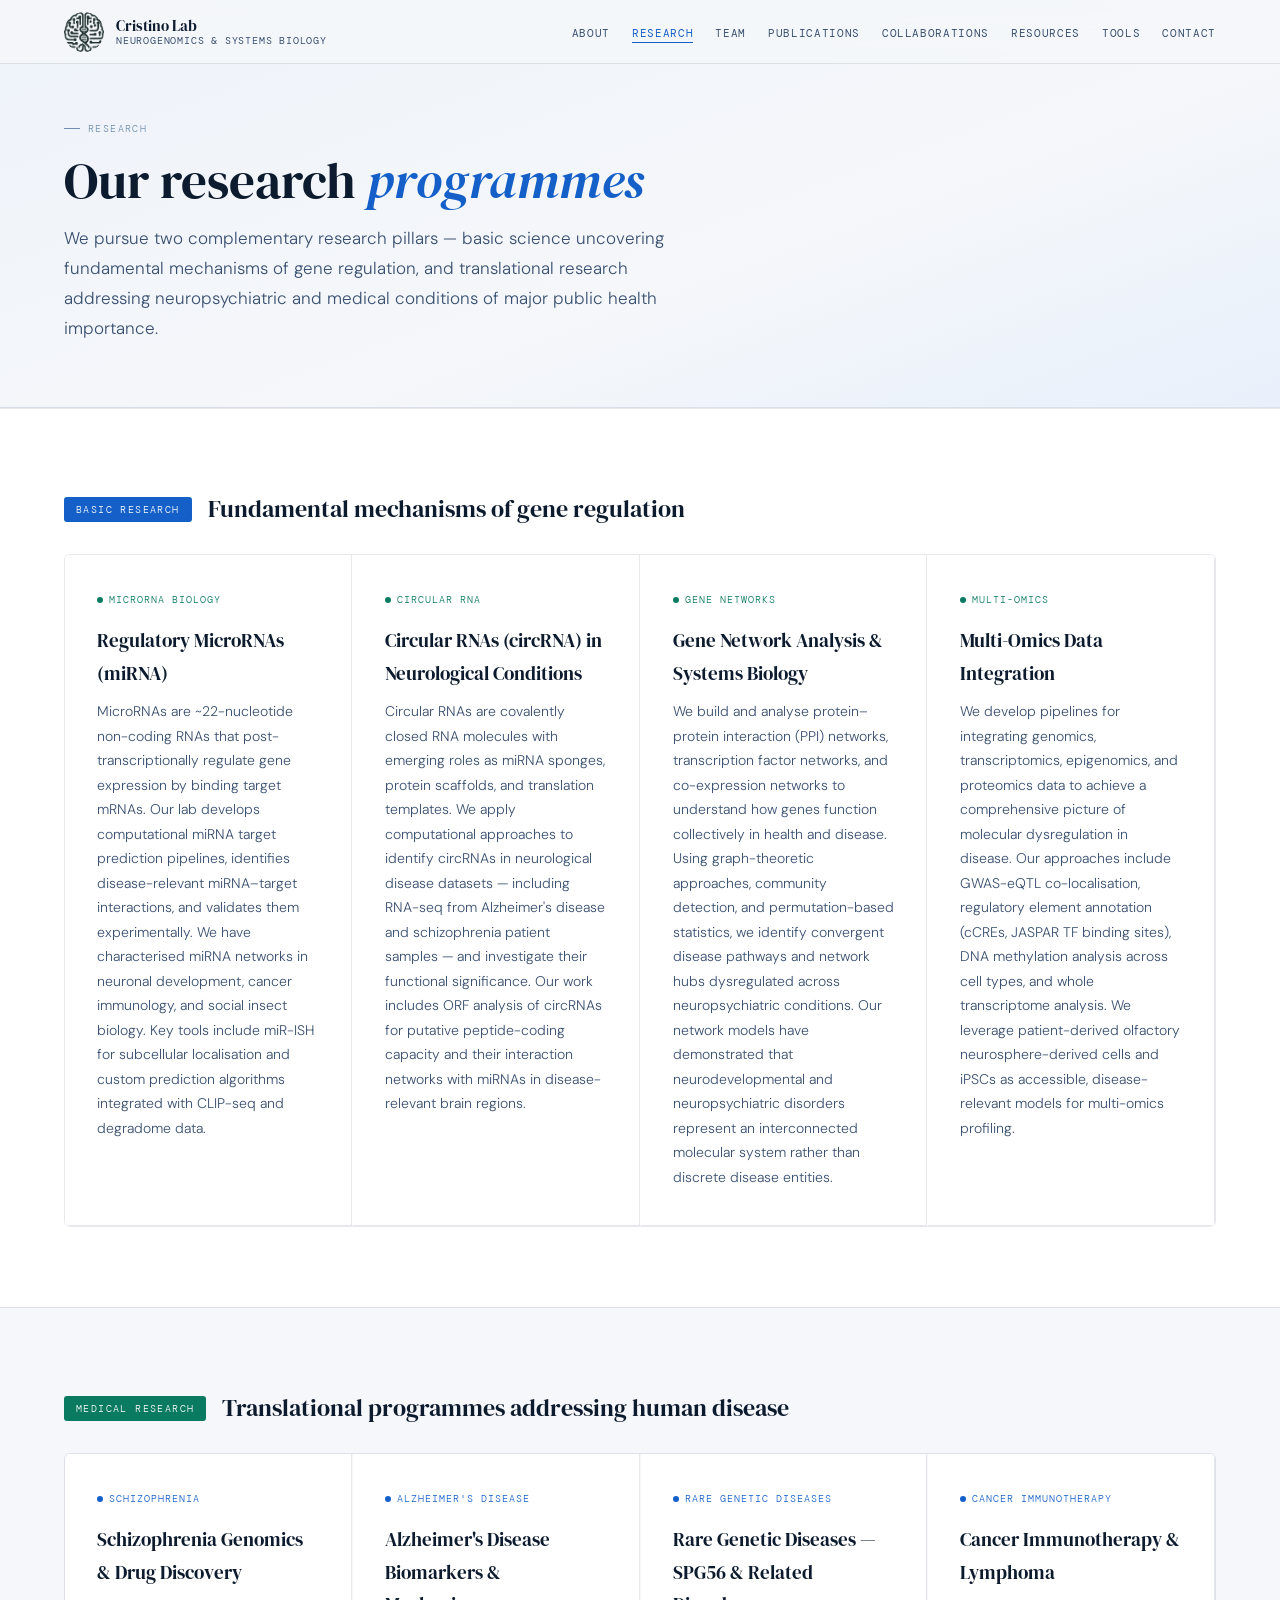
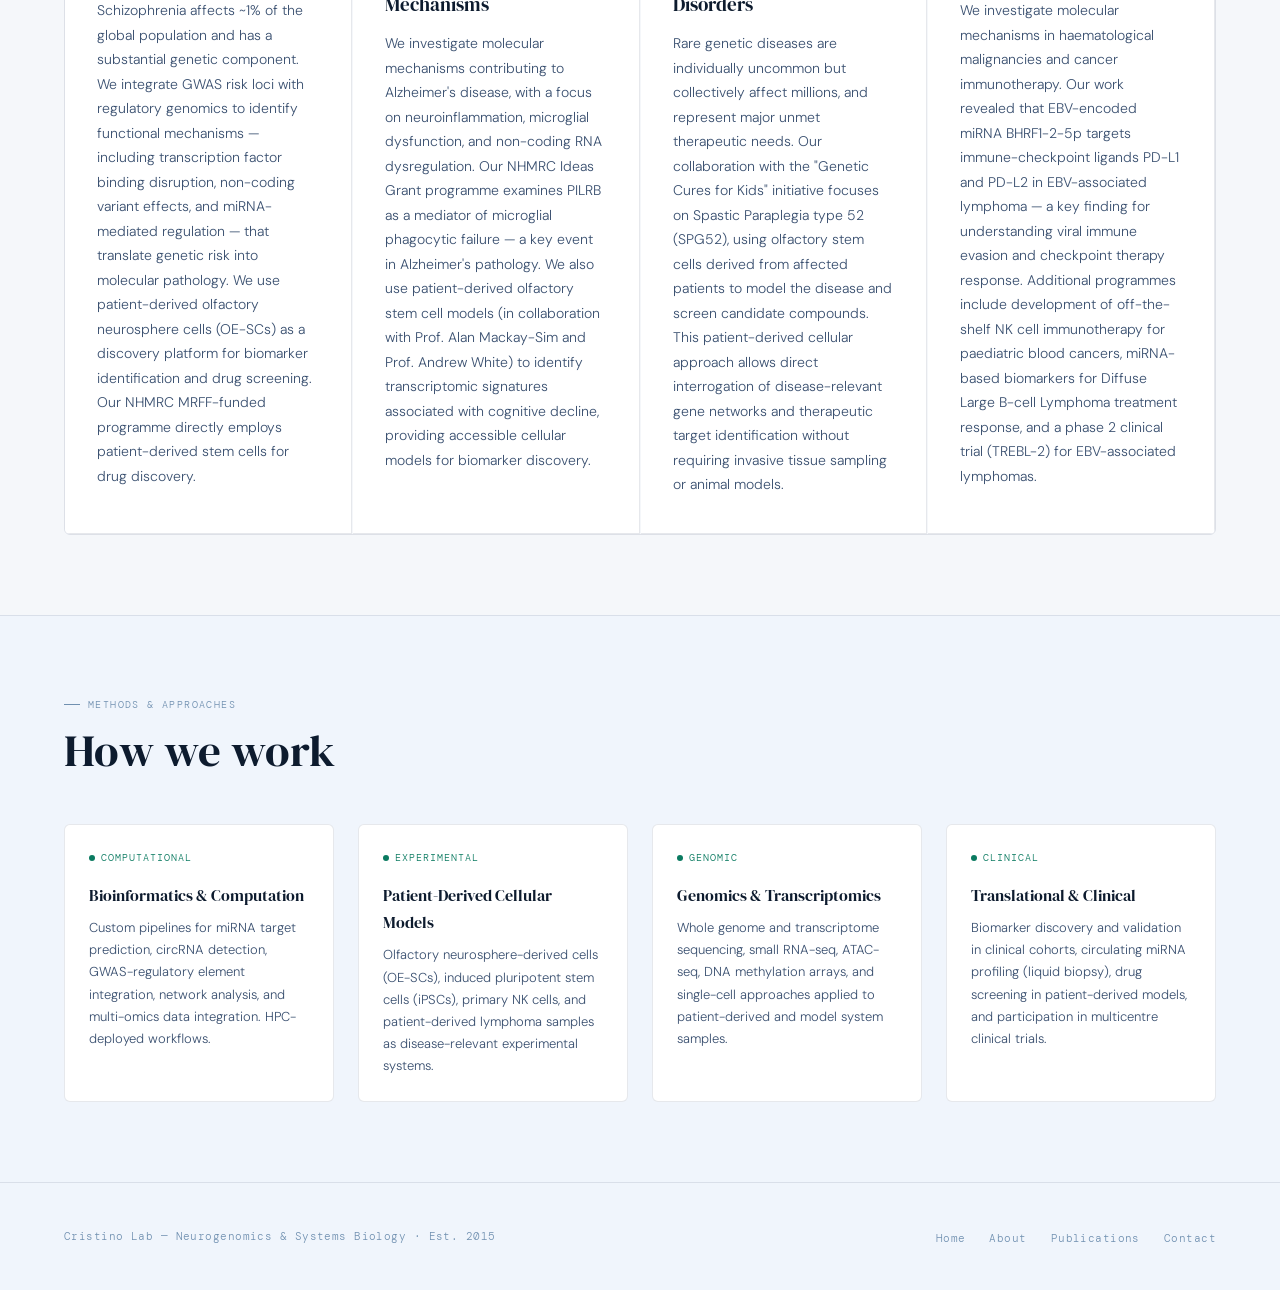
<file: research.html>
<!DOCTYPE html>
<html lang="en">
<head>
<meta charset="UTF-8">
<meta name="viewport" content="width=device-width, initial-scale=1.0">
<title>Research — Cristino Lab</title>
<link rel="preconnect" href="https://fonts.googleapis.com">
<link rel="preconnect" href="https://fonts.gstatic.com" crossorigin>
<link rel="stylesheet" href="assets/css/style.css">
</head>
<body>

<nav>
  <a href="index.html" class="nav-logo">
    <img src="assets/img/neurogenomics_sysbio_logo1.png" height="40" width="40" alt="Cristino Lab logo" style="border-radius:50%;">
    <div class="nav-wordmark">
      Cristino Lab
      <span>Neurogenomics &amp; Systems Biology</span>
    </div>
  </a>
  <ul class="nav-links">
    <li><a href="about.html">About</a></li>
    <li><a href="research.html" class="active">Research</a></li>
    <li><a href="team.html">Team</a></li>
    <li><a href="publications.html">Publications</a></li>
    <li><a href="collaborations.html">Collaborations</a></li>
    <li><a href="resources.html">Resources</a></li>
    <li><a href="tools.html">Tools</a></li>
    <li><a href="contact.html">Contact</a></li>
  </ul>
</nav>

<!-- PAGE HERO -->
<div class="page-hero">
  <div class="section-tag">Research</div>
  <h1>Our research <em>programmes</em></h1>
  <p class="page-lead">
    We pursue two complementary research pillars — basic science uncovering fundamental mechanisms of gene regulation, and translational research addressing neuropsychiatric and medical conditions of major public health importance.
  </p>
</div>

<!-- BASIC RESEARCH -->
<section id="basic" style="background:#ffffff;border-top:1px solid var(--border-subtle);">
  <div class="research-group">
    <div class="research-group-header">
      <span class="research-group-label">Basic Research</span>
      <div class="research-group-title">Fundamental mechanisms of gene regulation</div>
    </div>
    <div class="research-grid">

      <div class="research-card">
        <div class="research-icon">MicroRNA Biology</div>
        <h3>Regulatory MicroRNAs (miRNA)</h3>
        <p>MicroRNAs are ~22-nucleotide non-coding RNAs that post-transcriptionally regulate gene expression by binding target mRNAs. Our lab develops computational miRNA target prediction pipelines, identifies disease-relevant miRNA–target interactions, and validates them experimentally. We have characterised miRNA networks in neuronal development, cancer immunology, and social insect biology. Key tools include miR-ISH for subcellular localisation and custom prediction algorithms integrated with CLIP-seq and degradome data.</p>
      </div>

      <div class="research-card">
        <div class="research-icon">Circular RNA</div>
        <h3>Circular RNAs (circRNA) in Neurological Conditions</h3>
        <p>Circular RNAs are covalently closed RNA molecules with emerging roles as miRNA sponges, protein scaffolds, and translation templates. We apply computational approaches to identify circRNAs in neurological disease datasets — including RNA-seq from Alzheimer's disease and schizophrenia patient samples — and investigate their functional significance. Our work includes ORF analysis of circRNAs for putative peptide-coding capacity and their interaction networks with miRNAs in disease-relevant brain regions.</p>
      </div>

      <div class="research-card">
        <div class="research-icon">Gene Networks</div>
        <h3>Gene Network Analysis &amp; Systems Biology</h3>
        <p>We build and analyse protein–protein interaction (PPI) networks, transcription factor networks, and co-expression networks to understand how genes function collectively in health and disease. Using graph-theoretic approaches, community detection, and permutation-based statistics, we identify convergent disease pathways and network hubs dysregulated across neuropsychiatric conditions. Our network models have demonstrated that neurodevelopmental and neuropsychiatric disorders represent an interconnected molecular system rather than discrete disease entities.</p>
      </div>

      <div class="research-card">
        <div class="research-icon">Multi-Omics</div>
        <h3>Multi-Omics Data Integration</h3>
        <p>We develop pipelines for integrating genomics, transcriptomics, epigenomics, and proteomics data to achieve a comprehensive picture of molecular dysregulation in disease. Our approaches include GWAS-eQTL co-localisation, regulatory element annotation (cCREs, JASPAR TF binding sites), DNA methylation analysis across cell types, and whole transcriptome analysis. We leverage patient-derived olfactory neurosphere-derived cells and iPSCs as accessible, disease-relevant models for multi-omics profiling.</p>
      </div>

    </div>
  </div>
</section>

<!-- MEDICAL RESEARCH -->
<section id="medical" style="border-top:1px solid var(--border-subtle);">
  <div class="research-group">
    <div class="research-group-header">
      <span class="research-group-label teal">Medical Research</span>
      <div class="research-group-title">Translational programmes addressing human disease</div>
    </div>
    <div class="research-grid">

      <div class="research-card">
        <div class="research-icon blue">Schizophrenia</div>
        <h3>Schizophrenia Genomics &amp; Drug Discovery</h3>
        <p>Schizophrenia affects ~1% of the global population and has a substantial genetic component. We integrate GWAS risk loci with regulatory genomics to identify functional mechanisms — including transcription factor binding disruption, non-coding variant effects, and miRNA-mediated regulation — that translate genetic risk into molecular pathology. We use patient-derived olfactory neurosphere cells (OE-SCs) as a discovery platform for biomarker identification and drug screening. Our NHMRC MRFF-funded programme directly employs patient-derived stem cells for drug discovery.</p>
      </div>

      <div class="research-card">
        <div class="research-icon blue">Alzheimer's Disease</div>
        <h3>Alzheimer's Disease Biomarkers &amp; Mechanisms</h3>
        <p>We investigate molecular mechanisms contributing to Alzheimer's disease, with a focus on neuroinflammation, microglial dysfunction, and non-coding RNA dysregulation. Our NHMRC Ideas Grant programme examines PILRB as a mediator of microglial phagocytic failure — a key event in Alzheimer's pathology. We also use patient-derived olfactory stem cell models (in collaboration with Prof. Alan Mackay-Sim and Prof. Andrew White) to identify transcriptomic signatures associated with cognitive decline, providing accessible cellular models for biomarker discovery.</p>
      </div>

      <div class="research-card">
        <div class="research-icon blue">Rare Genetic Diseases</div>
        <h3>Rare Genetic Diseases — SPG56 &amp; Related Disorders</h3>
        <p>Rare genetic diseases are individually uncommon but collectively affect millions, and represent major unmet therapeutic needs. Our collaboration with the "Genetic Cures for Kids" initiative focuses on Spastic Paraplegia type 52 (SPG52), using olfactory stem cells derived from affected patients to model the disease and screen candidate compounds. This patient-derived cellular approach allows direct interrogation of disease-relevant gene networks and therapeutic target identification without requiring invasive tissue sampling or animal models.</p>
      </div>

      <div class="research-card">
        <div class="research-icon blue">Cancer Immunotherapy</div>
        <h3>Cancer Immunotherapy &amp; Lymphoma</h3>
        <p>We investigate molecular mechanisms in haematological malignancies and cancer immunotherapy. Our work revealed that EBV-encoded miRNA BHRF1-2-5p targets immune-checkpoint ligands PD-L1 and PD-L2 in EBV-associated lymphoma — a key finding for understanding viral immune evasion and checkpoint therapy response. Additional programmes include development of off-the-shelf NK cell immunotherapy for paediatric blood cancers, miRNA-based biomarkers for Diffuse Large B-cell Lymphoma treatment response, and a phase 2 clinical trial (TREBL-2) for EBV-associated lymphomas.</p>
      </div>

    </div>
  </div>
</section>

<!-- APPROACHES & METHODS -->
<section style="background:#f0f5fc;border-top:1px solid var(--border-subtle);">
  <div class="section-tag">Methods &amp; Approaches</div>
  <h2>How we work</h2>
  <div style="display:grid;grid-template-columns:repeat(auto-fit,minmax(240px,1fr));gap:24px;">

    <div style="padding:24px;background:#fff;border:1px solid var(--border-subtle);border-radius:6px;">
      <div class="research-icon">Computational</div>
      <h3 style="font-size:1rem;margin-bottom:8px;">Bioinformatics &amp; Computation</h3>
      <p style="font-size:13px;color:var(--text-secondary);font-weight:300;line-height:1.7;">Custom pipelines for miRNA target prediction, circRNA detection, GWAS-regulatory element integration, network analysis, and multi-omics data integration. HPC-deployed workflows.</p>
    </div>

    <div style="padding:24px;background:#fff;border:1px solid var(--border-subtle);border-radius:6px;">
      <div class="research-icon">Experimental</div>
      <h3 style="font-size:1rem;margin-bottom:8px;">Patient-Derived Cellular Models</h3>
      <p style="font-size:13px;color:var(--text-secondary);font-weight:300;line-height:1.7;">Olfactory neurosphere-derived cells (OE-SCs), induced pluripotent stem cells (iPSCs), primary NK cells, and patient-derived lymphoma samples as disease-relevant experimental systems.</p>
    </div>

    <div style="padding:24px;background:#fff;border:1px solid var(--border-subtle);border-radius:6px;">
      <div class="research-icon">Genomic</div>
      <h3 style="font-size:1rem;margin-bottom:8px;">Genomics &amp; Transcriptomics</h3>
      <p style="font-size:13px;color:var(--text-secondary);font-weight:300;line-height:1.7;">Whole genome and transcriptome sequencing, small RNA-seq, ATAC-seq, DNA methylation arrays, and single-cell approaches applied to patient-derived and model system samples.</p>
    </div>

    <div style="padding:24px;background:#fff;border:1px solid var(--border-subtle);border-radius:6px;">
      <div class="research-icon">Clinical</div>
      <h3 style="font-size:1rem;margin-bottom:8px;">Translational &amp; Clinical</h3>
      <p style="font-size:13px;color:var(--text-secondary);font-weight:300;line-height:1.7;">Biomarker discovery and validation in clinical cohorts, circulating miRNA profiling (liquid biopsy), drug screening in patient-derived models, and participation in multicentre clinical trials.</p>
    </div>

  </div>
</section>

<!-- FOOTER -->
<footer>
  <div class="footer-copy">Cristino Lab — Neurogenomics &amp; Systems Biology · Est. 2015</div>
  <ul class="footer-links">
    <li><a href="index.html">Home</a></li>
    <li><a href="about.html">About</a></li>
    <li><a href="publications.html">Publications</a></li>
    <li><a href="contact.html">Contact</a></li>
  </ul>
</footer>

</body>
</html>
</file>
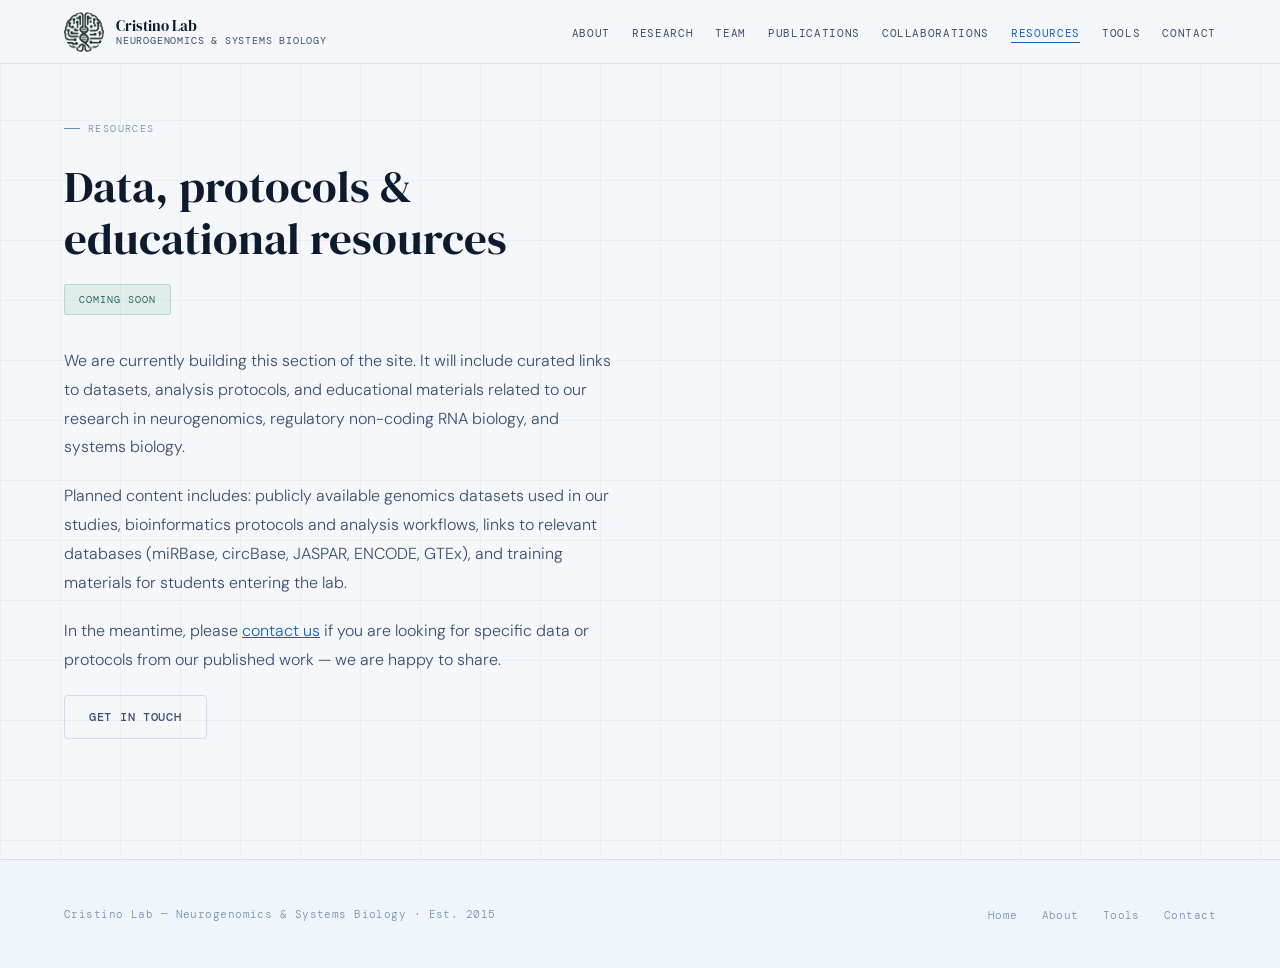
<file: resources.html>
<!DOCTYPE html>
<html lang="en">
<head>
<meta charset="UTF-8">
<meta name="viewport" content="width=device-width, initial-scale=1.0">
<title>Resources — Cristino Lab</title>
<link rel="preconnect" href="https://fonts.googleapis.com">
<link rel="preconnect" href="https://fonts.gstatic.com" crossorigin>
<link rel="stylesheet" href="assets/css/style.css">
</head>
<body>

<nav>
  <a href="index.html" class="nav-logo">
    <img src="assets/img/neurogenomics_sysbio_logo1.png" height="40" width="40" alt="Cristino Lab logo" style="border-radius:50%;">
    <div class="nav-wordmark">
      Cristino Lab
      <span>Neurogenomics &amp; Systems Biology</span>
    </div>
  </a>
  <ul class="nav-links">
    <li><a href="about.html">About</a></li>
    <li><a href="research.html">Research</a></li>
    <li><a href="team.html">Team</a></li>
    <li><a href="publications.html">Publications</a></li>
    <li><a href="collaborations.html">Collaborations</a></li>
    <li><a href="resources.html" class="active">Resources</a></li>
    <li><a href="tools.html">Tools</a></li>
    <li><a href="contact.html">Contact</a></li>
  </ul>
</nav>

<div class="coming-soon-wrap">
  <div class="coming-soon-inner">
    <div class="section-tag">Resources</div>
    <h2>Data, protocols &amp; educational resources</h2>
    <div class="coming-soon-badge">Coming soon</div>
    <p>
      We are currently building this section of the site. It will include curated links to datasets, analysis protocols, and educational materials related to our research in neurogenomics, regulatory non-coding RNA biology, and systems biology.
    </p>
    <p>
      Planned content includes: publicly available genomics datasets used in our studies, bioinformatics protocols and analysis workflows, links to relevant databases (miRBase, circBase, JASPAR, ENCODE, GTEx), and training materials for students entering the lab.
    </p>
    <p>
      In the meantime, please <a href="contact.html" style="color:var(--accent);">contact us</a> if you are looking for specific data or protocols from our published work — we are happy to share.
    </p>
    <a href="contact.html" class="btn btn-ghost">Get in touch</a>
  </div>
</div>

<!-- FOOTER -->
<footer>
  <div class="footer-copy">Cristino Lab — Neurogenomics &amp; Systems Biology · Est. 2015</div>
  <ul class="footer-links">
    <li><a href="index.html">Home</a></li>
    <li><a href="about.html">About</a></li>
    <li><a href="tools.html">Tools</a></li>
    <li><a href="contact.html">Contact</a></li>
  </ul>
</footer>

</body>
</html>
</file>
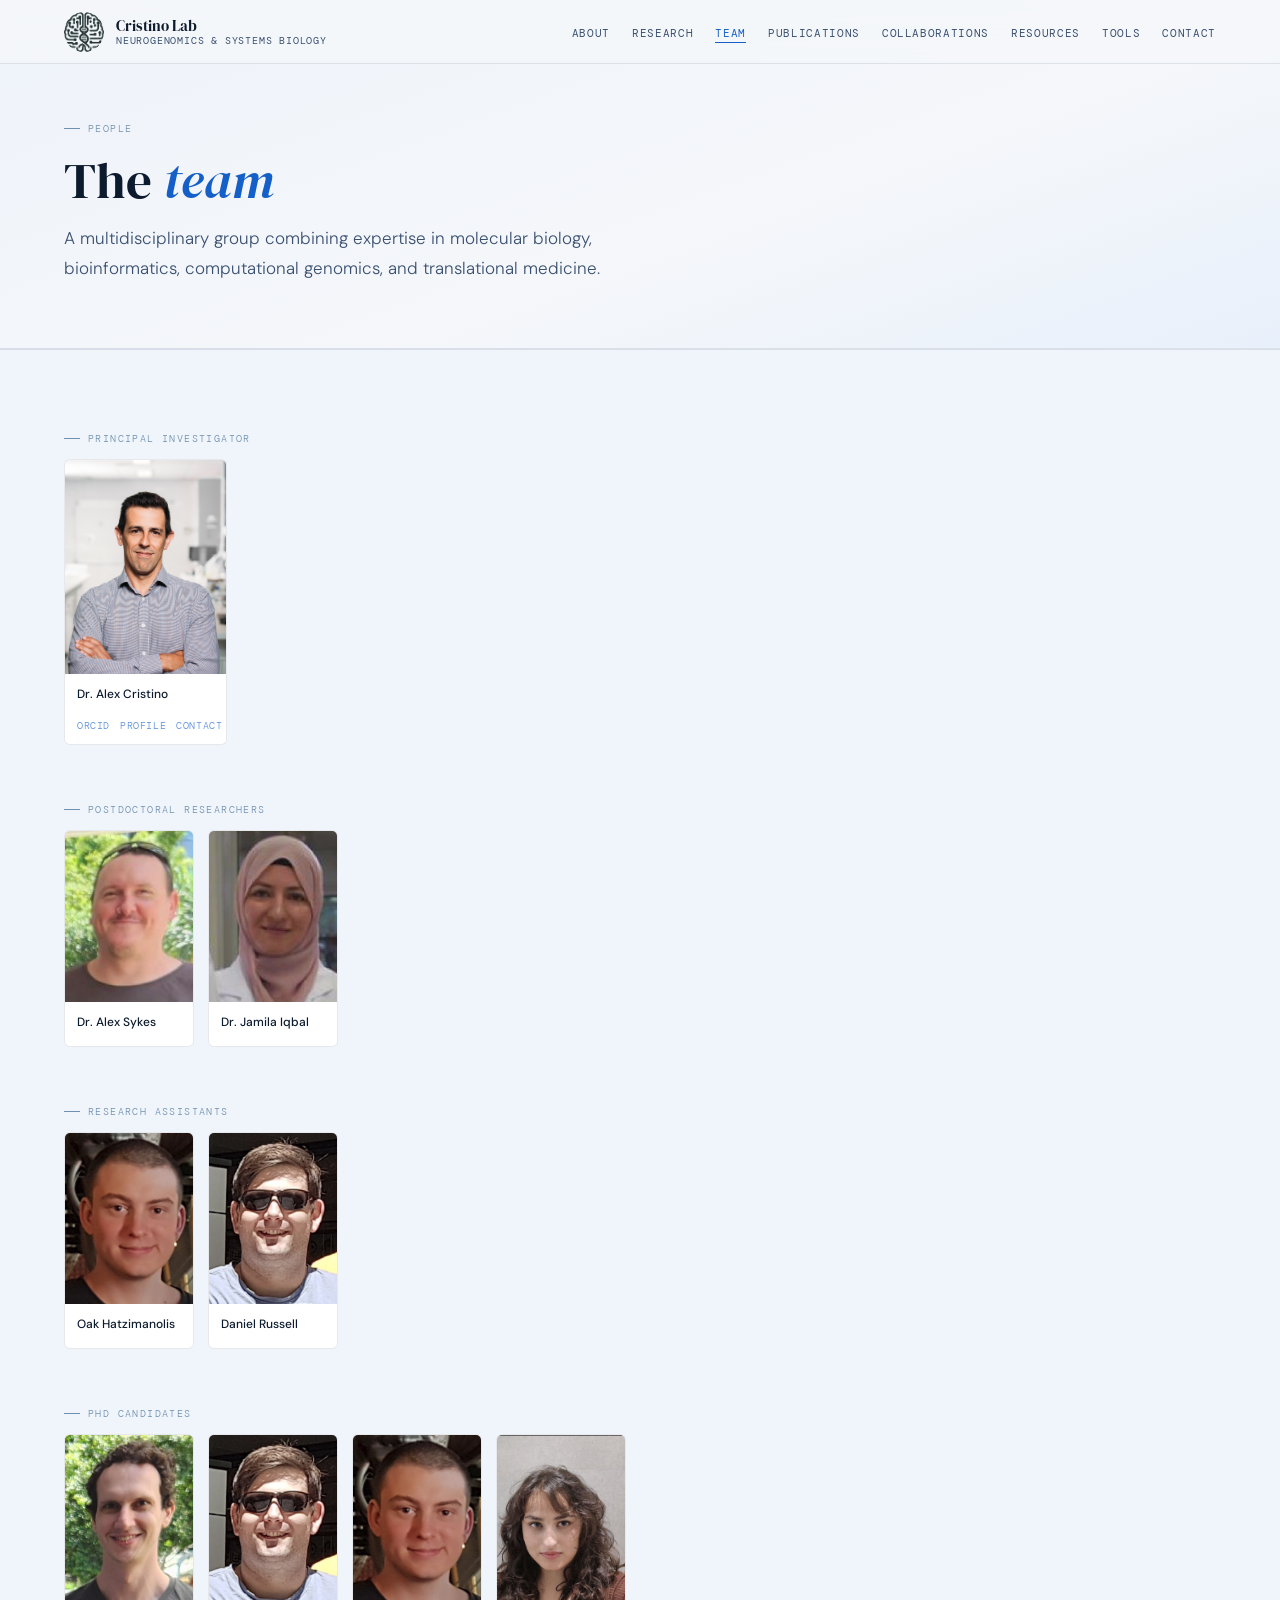
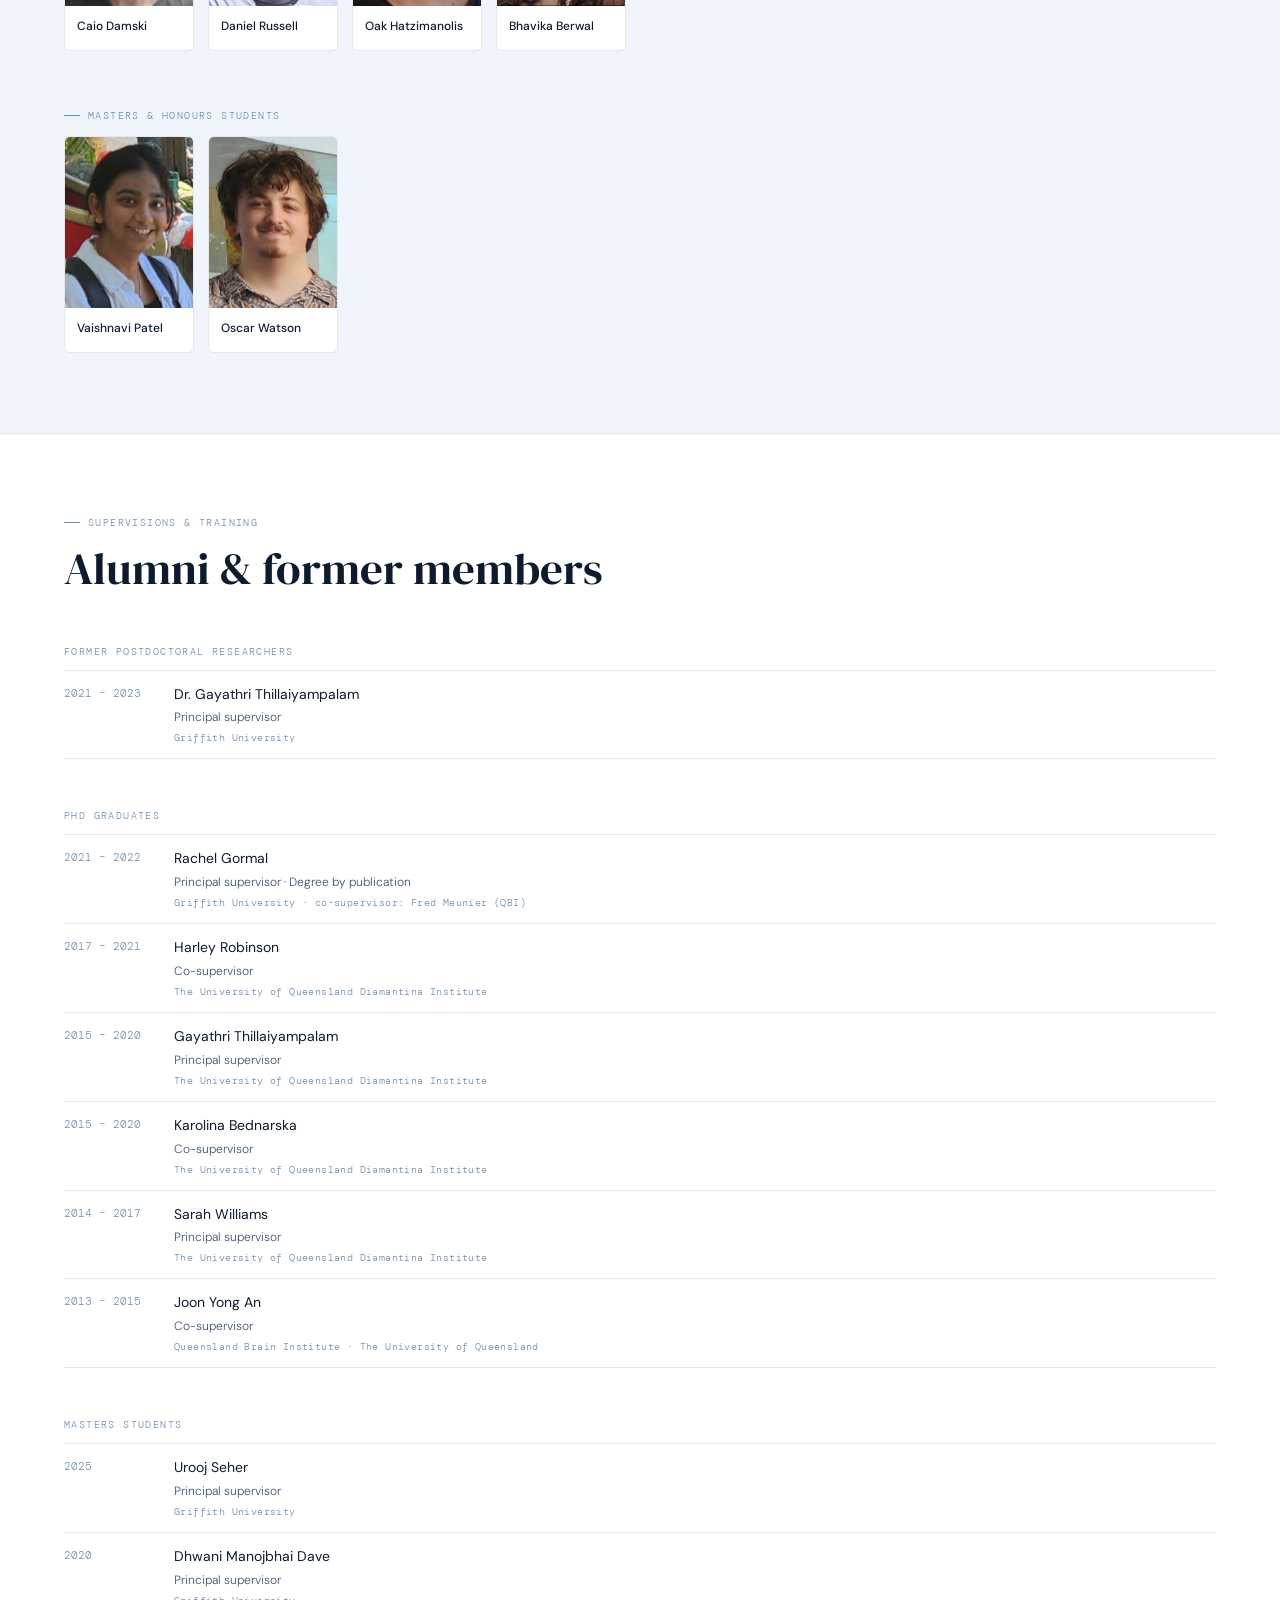
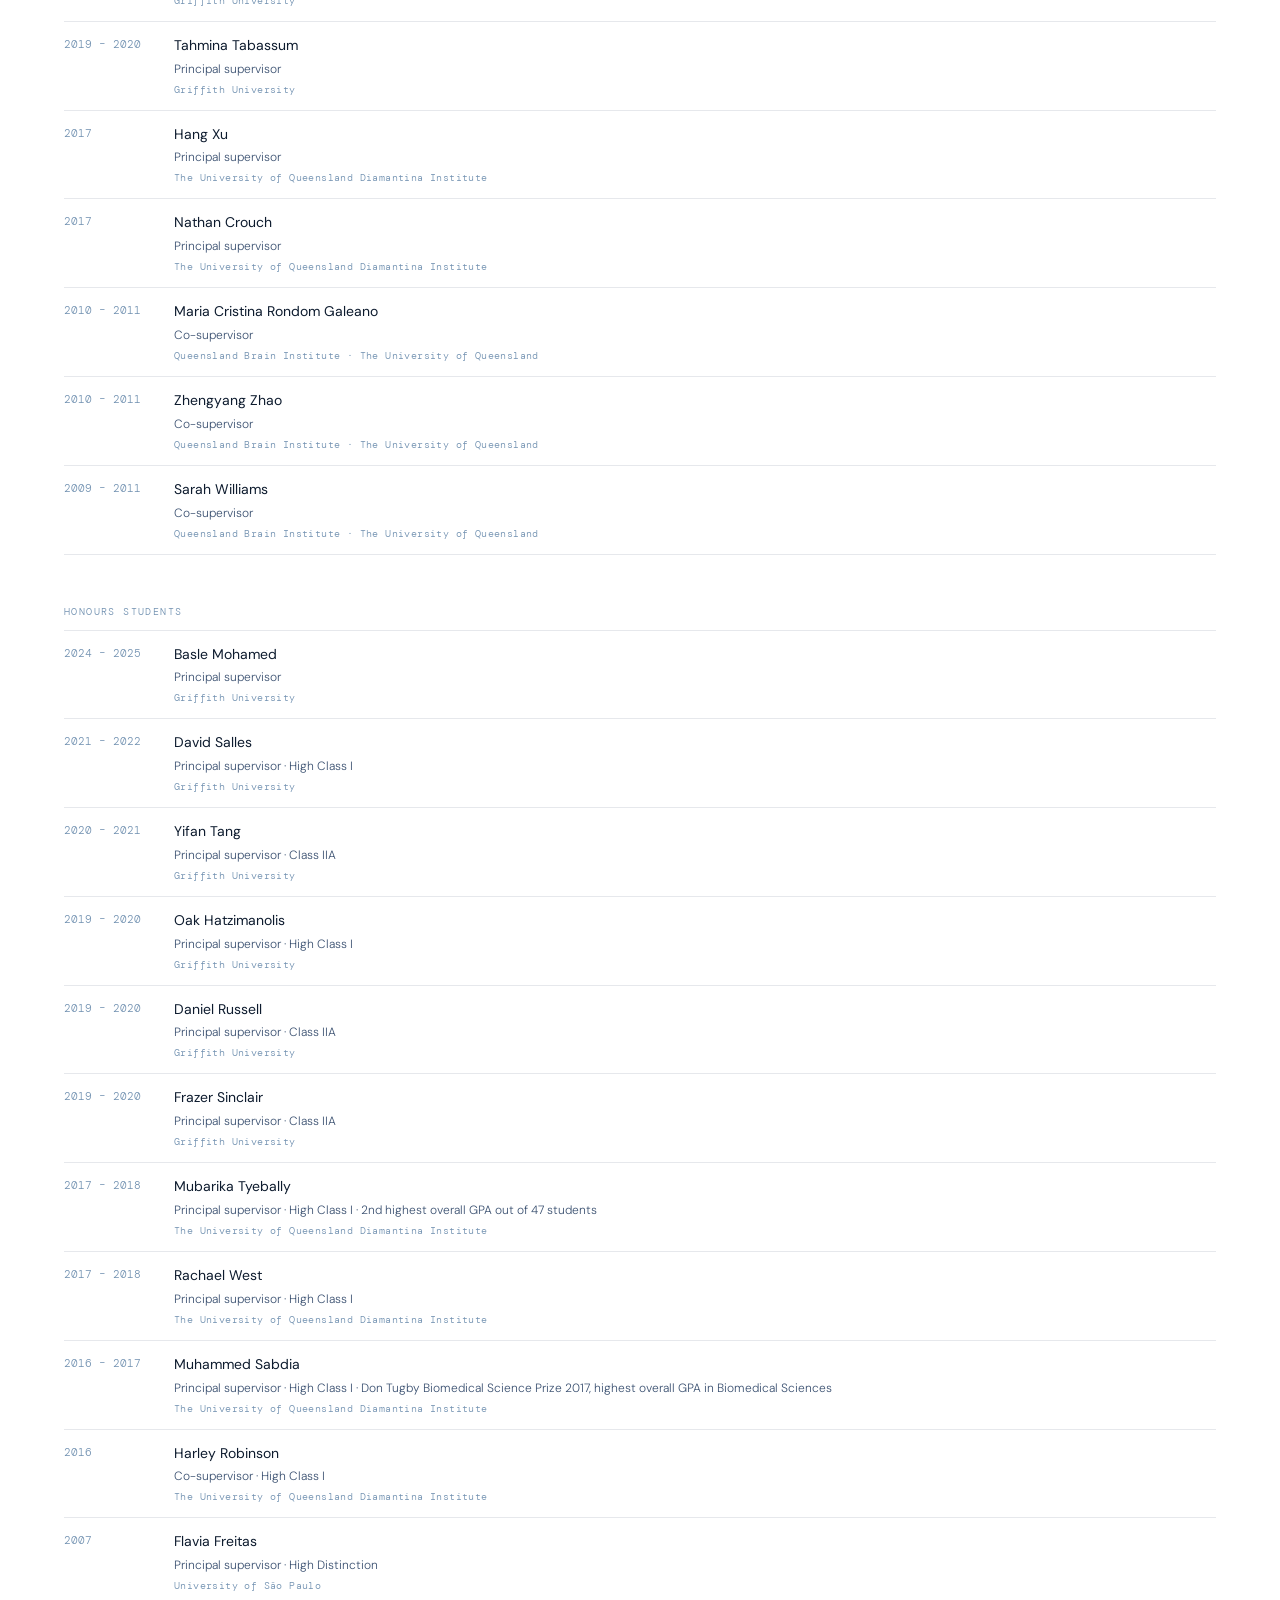
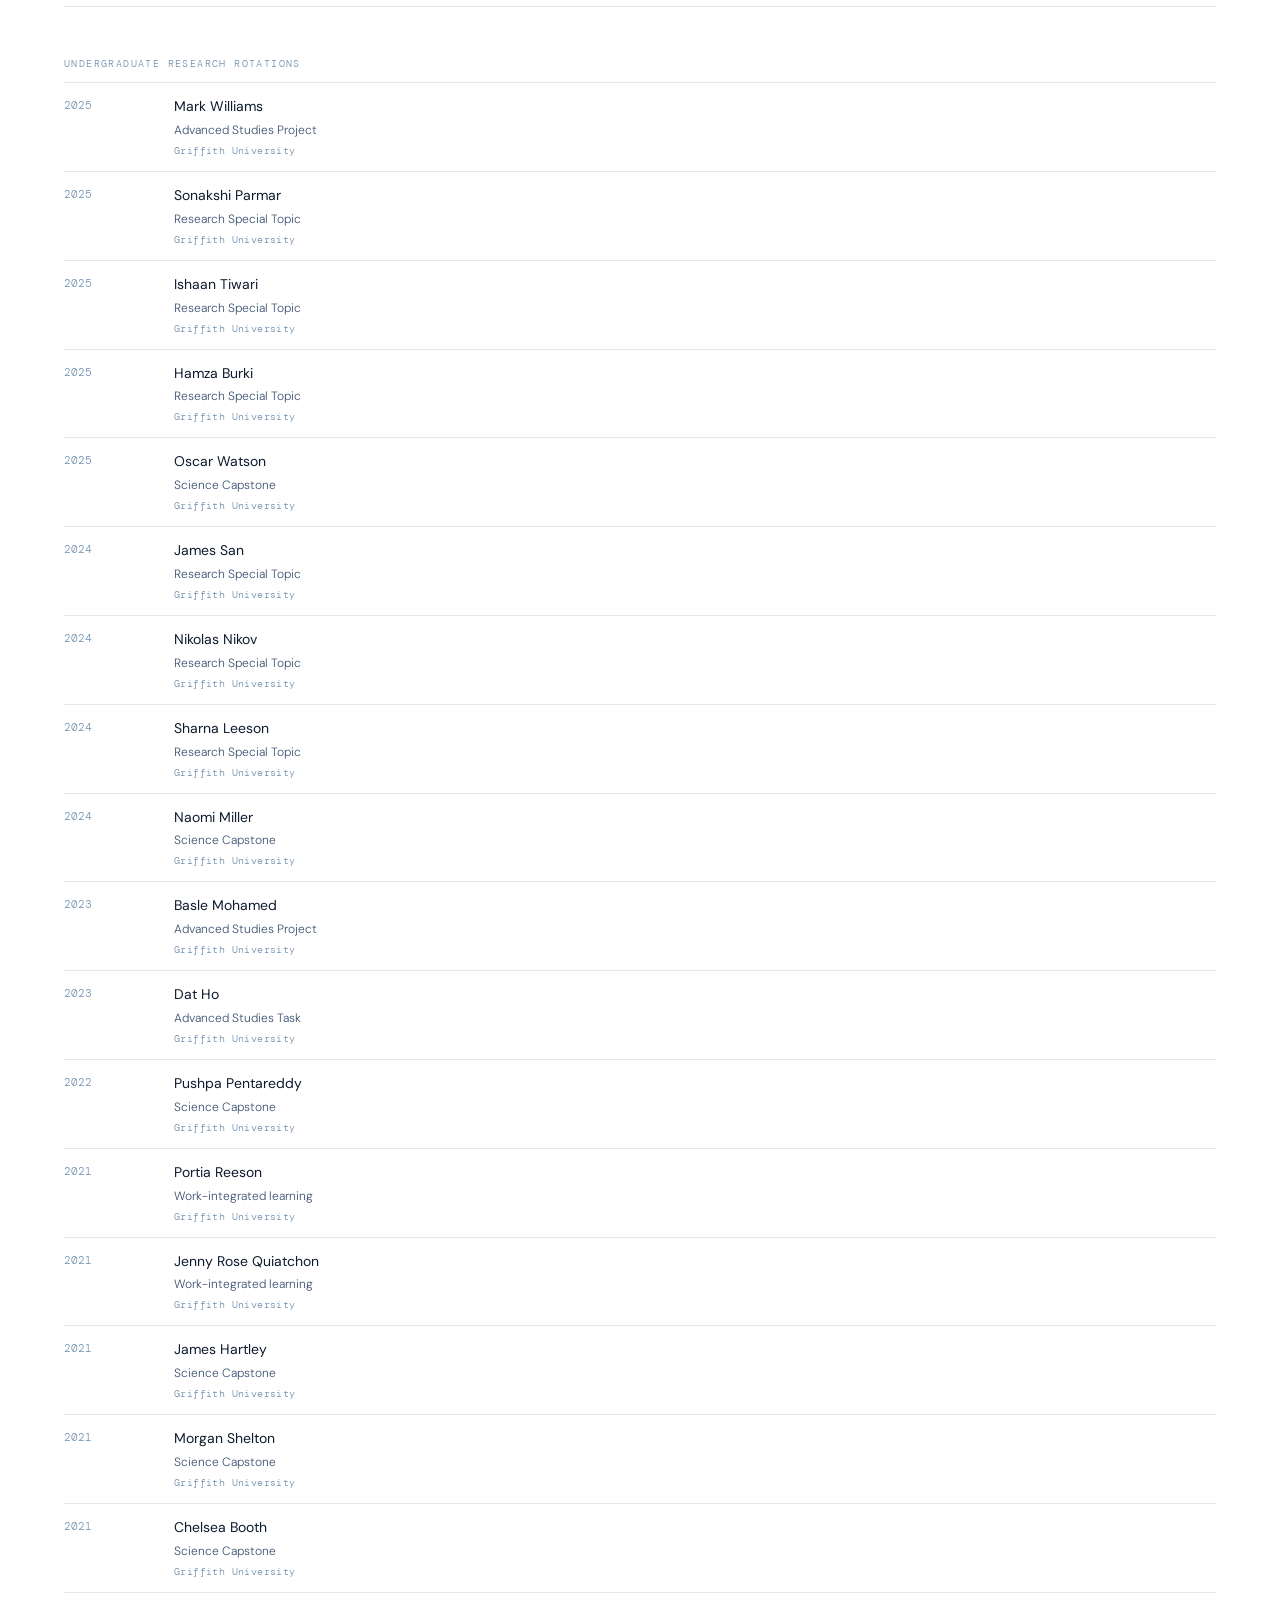
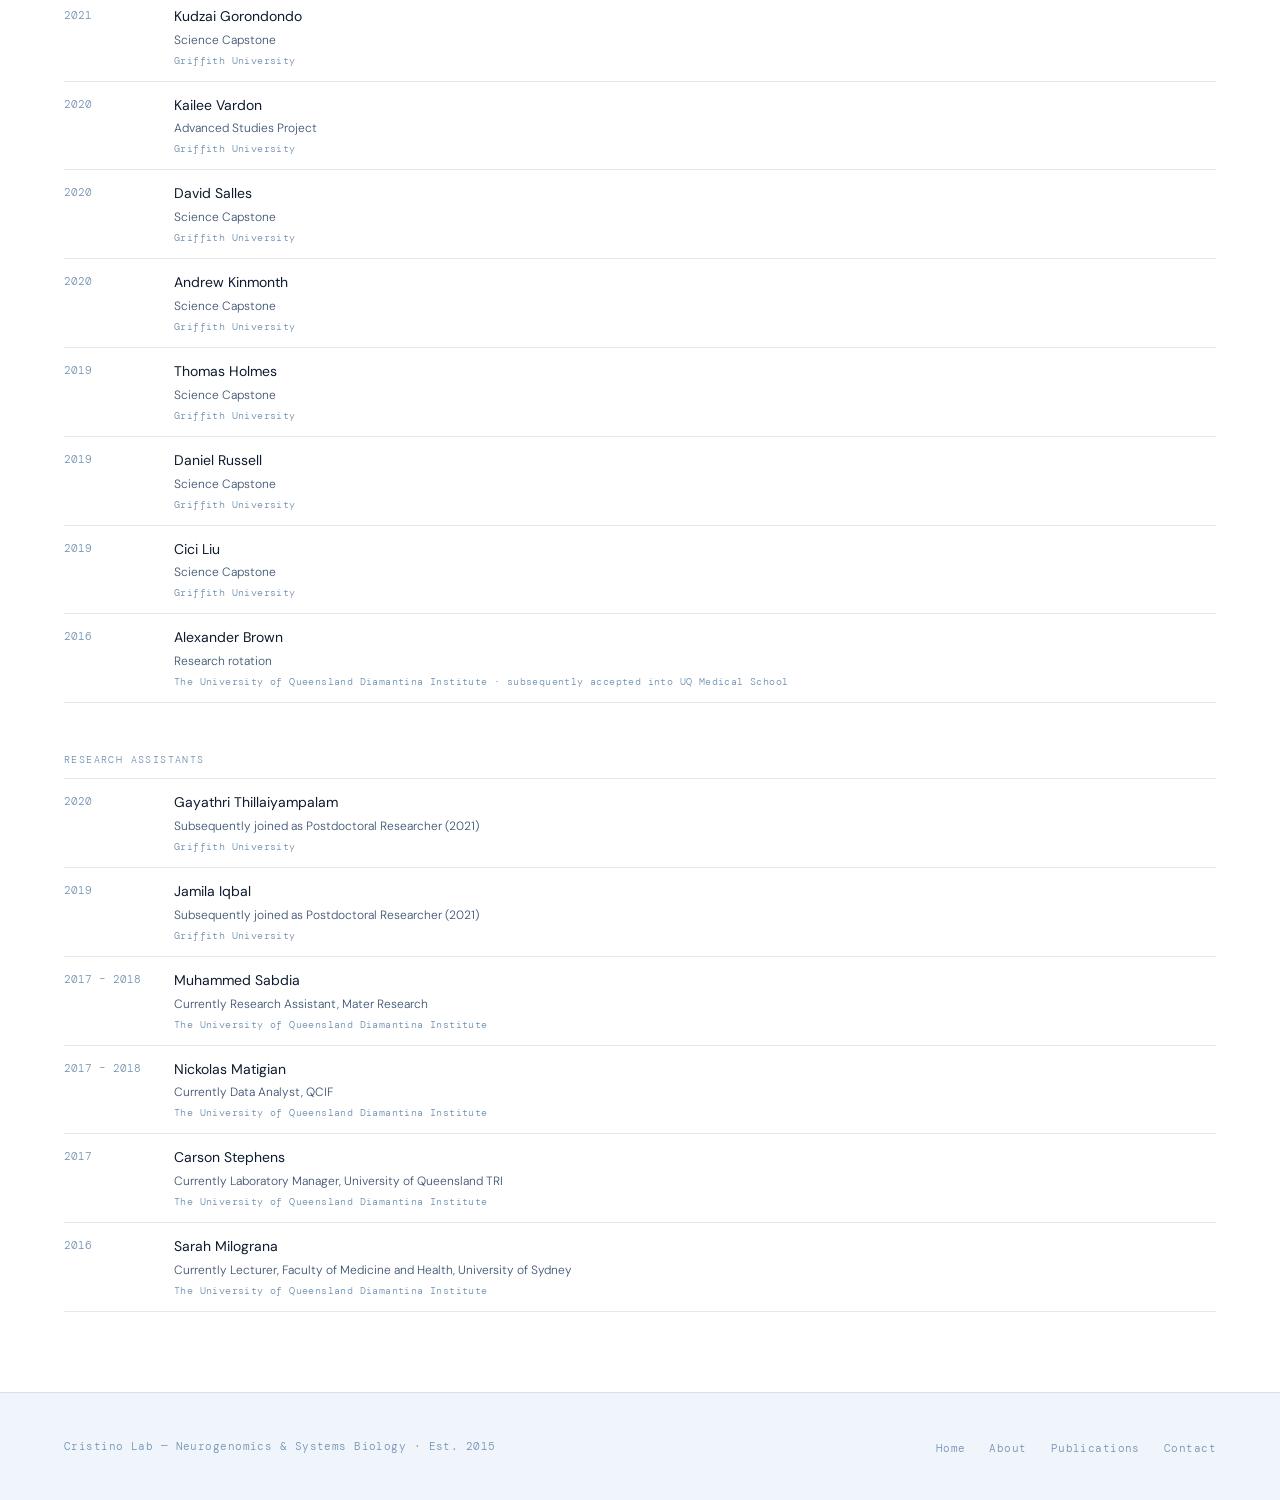
<file: team.html>
<!DOCTYPE html>
<html lang="en">
<head>
<meta charset="UTF-8">
<meta name="viewport" content="width=device-width, initial-scale=1.0">
<title>Team — Cristino Lab</title>
<link rel="preconnect" href="https://fonts.googleapis.com">
<link rel="preconnect" href="https://fonts.gstatic.com" crossorigin>
<link rel="stylesheet" href="assets/css/style.css">
</head>
<body>

<nav>
  <a href="index.html" class="nav-logo">
    <img src="assets/img/neurogenomics_sysbio_logo1.png" height="40" width="40" alt="Cristino Lab logo" style="border-radius:50%;">
    <div class="nav-wordmark">
      Cristino Lab
      <span>Neurogenomics &amp; Systems Biology</span>
    </div>
  </a>
  <ul class="nav-links">
    <li><a href="about.html">About</a></li>
    <li><a href="research.html">Research</a></li>
    <li><a href="team.html" class="active">Team</a></li>
    <li><a href="publications.html">Publications</a></li>
    <li><a href="collaborations.html">Collaborations</a></li>
    <li><a href="resources.html">Resources</a></li>
    <li><a href="tools.html">Tools</a></li>
    <li><a href="contact.html">Contact</a></li>
  </ul>
</nav>

<!-- PAGE HERO -->
<div class="page-hero">
  <div class="section-tag">People</div>
  <h1>The <em>team</em></h1>
  <p class="page-lead">
    A multidisciplinary group combining expertise in molecular biology, bioinformatics, computational genomics, and translational medicine.
  </p>
</div>

<!-- ── CURRENT MEMBERS ── -->
<div class="team-section">

  <!-- PI -->
  <div class="section-tag">Principal Investigator</div>
  <div class="team-grid" style="grid-template-columns:163px;margin-bottom:56px;">
    <div class="team-card">
      <div class="team-photo"><img src="assets/img/Alex_Cristino.jpg" alt="Dr. Alex Cristino"></div>
      <div class="team-info">
        <h3>Dr. Alex Cristino</h3>
        <div class="team-links">
          <a href="https://orcid.org/0000-0002-3468-0919" target="_blank">ORCID</a>
          <a href="https://experts.griffith.edu.au/7460-alex-cristino" target="_blank">Profile</a>
          <a href="contact.html">Contact</a>
        </div>
      </div>
    </div>
  </div>

  <!-- CURRENT POSTDOCS -->
  <div class="section-tag">Postdoctoral Researchers</div>
  <div class="team-grid" style="margin-bottom:56px;">

    <div class="team-card">
      <div class="team-photo"><img src="assets/img/Alex_Sykes.png" alt="Dr. Alex Sykes"></div>
      <div class="team-info">
        <h3>Dr. Alex Sykes</h3>
      </div>
    </div>

    <div class="team-card">
      <div class="team-photo"><img src="assets/img/Jamila_Iqbal.png" alt="Dr. Jamila Iqbal"></div>
      <div class="team-info">
        <h3>Dr. Jamila Iqbal</h3>
      </div>
    </div>

  </div>

  <!-- CURRENT RESEARCH ASSISTANTS -->
  <div class="section-tag" style="margin-top:56px;">Research Assistants</div>
  <div class="team-grid" style="margin-bottom:56px;">

    <div class="team-card">
      <div class="team-photo"><img src="assets/img/Oak_Hatzimanolis.png" alt="Oak Hatzimanolis"></div>
      <div class="team-info">
        <h3>Oak Hatzimanolis</h3>
      </div>
    </div>

    <div class="team-card">
      <div class="team-photo"><img src="assets/img/Daniel_Russell.png" alt="Daniel Russell"></div>
      <div class="team-info">
        <h3>Daniel Russell</h3>
      </div>
    </div>

  </div>

  <!-- CURRENT PHD -->
  <div class="section-tag">PhD Candidates</div>
  <div class="team-grid" style="margin-bottom:56px;">

    <div class="team-card">
      <div class="team-photo"><img src="assets/img/Caio_Damski.png" alt="Caio Damski"></div>
      <div class="team-info">
        <h3>Caio Damski</h3>
      </div>
    </div>

    <div class="team-card">
      <div class="team-photo"><img src="assets/img/Daniel_Russell.png" alt="Daniel Russell"></div>
      <div class="team-info">
        <h3>Daniel Russell</h3>
      </div>
    </div>

    <div class="team-card">
      <div class="team-photo"><img src="assets/img/Oak_Hatzimanolis.png" alt="Oak Hatzimanolis"></div>
      <div class="team-info">
        <h3>Oak Hatzimanolis</h3>
      </div>
    </div>

    <div class="team-card">
      <div class="team-photo"><img src="assets/img/Bhavika_Berwal.jpeg" alt="Bhavika Berwal"></div>
      <div class="team-info">
        <h3>Bhavika Berwal</h3>
      </div>
    </div>

  </div>

  <!-- CURRENT MASTERS & HONOURS -->
  <div class="section-tag">Masters &amp; Honours Students</div>
  <div class="team-grid" style="margin-bottom:0;">

    <div class="team-card">
      <div class="team-photo"><img src="assets/img/Vaishnavi_Patel.png" alt="Vaishnavi Patel"></div>
      <div class="team-info">
        <h3>Vaishnavi Patel</h3>
      </div>
    </div>

    <div class="team-card">
      <div class="team-photo"><img src="assets/img/Oscar_Watson.png" alt="Oscar Watson"></div>
      <div class="team-info">
        <h3>Oscar Watson</h3>
      </div>
    </div>

  </div>

</div>

<!-- ── ALUMNI & FORMER MEMBERS ── -->
<section style="background:#ffffff;border-top:1px solid var(--border-subtle);">
  <div class="section-tag">Supervisions &amp; Training</div>
  <h2>Alumni &amp; former members</h2>

  <!-- FORMER POSTDOCS -->
  <div class="supervision-group">
    <div class="supervision-group-label">Former Postdoctoral Researchers</div>
    <div class="supervision-list">

      <div class="supervision-item">
        <div class="supervision-year">2021 – 2023</div>
        <div>
          <div class="supervision-name">Dr. Gayathri Thillaiyampalam</div>
          <div class="supervision-detail">Principal supervisor</div>
          <div class="supervision-inst">Griffith University</div>
        </div>
      </div>

    </div>
  </div>

  <!-- PHD GRADUATES -->
  <div class="supervision-group">
    <div class="supervision-group-label">PhD Graduates</div>
    <div class="supervision-list">

      <div class="supervision-item">
        <div class="supervision-year">2021 – 2022</div>
        <div>
          <div class="supervision-name">Rachel Gormal</div>
          <div class="supervision-detail">Principal supervisor · Degree by publication</div>
          <div class="supervision-inst">Griffith University · co-supervisor: Fred Meunier (QBI)</div>
        </div>
      </div>

      <div class="supervision-item">
        <div class="supervision-year">2017 – 2021</div>
        <div>
          <div class="supervision-name">Harley Robinson</div>
          <div class="supervision-detail">Co-supervisor</div>
          <div class="supervision-inst">The University of Queensland Diamantina Institute</div>
        </div>
      </div>

      <div class="supervision-item">
        <div class="supervision-year">2015 – 2020</div>
        <div>
          <div class="supervision-name">Gayathri Thillaiyampalam</div>
          <div class="supervision-detail">Principal supervisor</div>
          <div class="supervision-inst">The University of Queensland Diamantina Institute</div>
        </div>
      </div>

      <div class="supervision-item">
        <div class="supervision-year">2015 – 2020</div>
        <div>
          <div class="supervision-name">Karolina Bednarska</div>
          <div class="supervision-detail">Co-supervisor</div>
          <div class="supervision-inst">The University of Queensland Diamantina Institute</div>
        </div>
      </div>

      <div class="supervision-item">
        <div class="supervision-year">2014 – 2017</div>
        <div>
          <div class="supervision-name">Sarah Williams</div>
          <div class="supervision-detail">Principal supervisor</div>
          <div class="supervision-inst">The University of Queensland Diamantina Institute</div>
        </div>
      </div>

      <div class="supervision-item">
        <div class="supervision-year">2013 – 2015</div>
        <div>
          <div class="supervision-name">Joon Yong An</div>
          <div class="supervision-detail">Co-supervisor</div>
          <div class="supervision-inst">Queensland Brain Institute · The University of Queensland</div>
        </div>
      </div>

    </div>
  </div>

  <!-- MASTERS -->
  <div class="supervision-group">
    <div class="supervision-group-label">Masters Students</div>
    <div class="supervision-list">

      <div class="supervision-item">
        <div class="supervision-year">2025</div>
        <div>
          <div class="supervision-name">Urooj Seher</div>
          <div class="supervision-detail">Principal supervisor</div>
          <div class="supervision-inst">Griffith University</div>
        </div>
      </div>

      <div class="supervision-item">
        <div class="supervision-year">2020</div>
        <div>
          <div class="supervision-name">Dhwani Manojbhai Dave</div>
          <div class="supervision-detail">Principal supervisor</div>
          <div class="supervision-inst">Griffith University</div>
        </div>
      </div>

      <div class="supervision-item">
        <div class="supervision-year">2019 – 2020</div>
        <div>
          <div class="supervision-name">Tahmina Tabassum</div>
          <div class="supervision-detail">Principal supervisor</div>
          <div class="supervision-inst">Griffith University</div>
        </div>
      </div>

      <div class="supervision-item">
        <div class="supervision-year">2017</div>
        <div>
          <div class="supervision-name">Hang Xu</div>
          <div class="supervision-detail">Principal supervisor</div>
          <div class="supervision-inst">The University of Queensland Diamantina Institute</div>
        </div>
      </div>

      <div class="supervision-item">
        <div class="supervision-year">2017</div>
        <div>
          <div class="supervision-name">Nathan Crouch</div>
          <div class="supervision-detail">Principal supervisor</div>
          <div class="supervision-inst">The University of Queensland Diamantina Institute</div>
        </div>
      </div>

      <div class="supervision-item">
        <div class="supervision-year">2010 – 2011</div>
        <div>
          <div class="supervision-name">Maria Cristina Rondom Galeano</div>
          <div class="supervision-detail">Co-supervisor</div>
          <div class="supervision-inst">Queensland Brain Institute · The University of Queensland</div>
        </div>
      </div>

      <div class="supervision-item">
        <div class="supervision-year">2010 – 2011</div>
        <div>
          <div class="supervision-name">Zhengyang Zhao</div>
          <div class="supervision-detail">Co-supervisor</div>
          <div class="supervision-inst">Queensland Brain Institute · The University of Queensland</div>
        </div>
      </div>

      <div class="supervision-item">
        <div class="supervision-year">2009 – 2011</div>
        <div>
          <div class="supervision-name">Sarah Williams</div>
          <div class="supervision-detail">Co-supervisor</div>
          <div class="supervision-inst">Queensland Brain Institute · The University of Queensland</div>
        </div>
      </div>

    </div>
  </div>

  <!-- HONOURS -->
  <div class="supervision-group">
    <div class="supervision-group-label">Honours Students</div>
    <div class="supervision-list">

      <div class="supervision-item">
        <div class="supervision-year">2024 – 2025</div>
        <div>
          <div class="supervision-name">Basle Mohamed</div>
          <div class="supervision-detail">Principal supervisor</div>
          <div class="supervision-inst">Griffith University</div>
        </div>
      </div>

      <div class="supervision-item">
        <div class="supervision-year">2021 – 2022</div>
        <div>
          <div class="supervision-name">David Salles</div>
          <div class="supervision-detail">Principal supervisor · High Class I</div>
          <div class="supervision-inst">Griffith University</div>
        </div>
      </div>

      <div class="supervision-item">
        <div class="supervision-year">2020 – 2021</div>
        <div>
          <div class="supervision-name">Yifan Tang</div>
          <div class="supervision-detail">Principal supervisor · Class IIA</div>
          <div class="supervision-inst">Griffith University</div>
        </div>
      </div>

      <div class="supervision-item">
        <div class="supervision-year">2019 – 2020</div>
        <div>
          <div class="supervision-name">Oak Hatzimanolis</div>
          <div class="supervision-detail">Principal supervisor · High Class I</div>
          <div class="supervision-inst">Griffith University</div>
        </div>
      </div>

      <div class="supervision-item">
        <div class="supervision-year">2019 – 2020</div>
        <div>
          <div class="supervision-name">Daniel Russell</div>
          <div class="supervision-detail">Principal supervisor · Class IIA</div>
          <div class="supervision-inst">Griffith University</div>
        </div>
      </div>

      <div class="supervision-item">
        <div class="supervision-year">2019 – 2020</div>
        <div>
          <div class="supervision-name">Frazer Sinclair</div>
          <div class="supervision-detail">Principal supervisor · Class IIA</div>
          <div class="supervision-inst">Griffith University</div>
        </div>
      </div>

      <div class="supervision-item">
        <div class="supervision-year">2017 – 2018</div>
        <div>
          <div class="supervision-name">Mubarika Tyebally</div>
          <div class="supervision-detail">Principal supervisor · High Class I · 2nd highest overall GPA out of 47 students</div>
          <div class="supervision-inst">The University of Queensland Diamantina Institute</div>
        </div>
      </div>

      <div class="supervision-item">
        <div class="supervision-year">2017 – 2018</div>
        <div>
          <div class="supervision-name">Rachael West</div>
          <div class="supervision-detail">Principal supervisor · High Class I</div>
          <div class="supervision-inst">The University of Queensland Diamantina Institute</div>
        </div>
      </div>

      <div class="supervision-item">
        <div class="supervision-year">2016 – 2017</div>
        <div>
          <div class="supervision-name">Muhammed Sabdia</div>
          <div class="supervision-detail">Principal supervisor · High Class I · Don Tugby Biomedical Science Prize 2017, highest overall GPA in Biomedical Sciences</div>
          <div class="supervision-inst">The University of Queensland Diamantina Institute</div>
        </div>
      </div>

      <div class="supervision-item">
        <div class="supervision-year">2016</div>
        <div>
          <div class="supervision-name">Harley Robinson</div>
          <div class="supervision-detail">Co-supervisor · High Class I</div>
          <div class="supervision-inst">The University of Queensland Diamantina Institute</div>
        </div>
      </div>

      <div class="supervision-item">
        <div class="supervision-year">2007</div>
        <div>
          <div class="supervision-name">Flavia Freitas</div>
          <div class="supervision-detail">Principal supervisor · High Distinction</div>
          <div class="supervision-inst">University of São Paulo</div>
        </div>
      </div>

    </div>
  </div>

  <!-- UNDERGRADUATE ROTATIONS -->
  <div class="supervision-group">
    <div class="supervision-group-label">Undergraduate Research Rotations</div>
    <div class="supervision-list">

      <div class="supervision-item">
        <div class="supervision-year">2025</div>
        <div>
          <div class="supervision-name">Mark Williams</div>
          <div class="supervision-detail">Advanced Studies Project</div>
          <div class="supervision-inst">Griffith University</div>
        </div>
      </div>

      <div class="supervision-item">
        <div class="supervision-year">2025</div>
        <div>
          <div class="supervision-name">Sonakshi Parmar</div>
          <div class="supervision-detail">Research Special Topic</div>
          <div class="supervision-inst">Griffith University</div>
        </div>
      </div>

      <div class="supervision-item">
        <div class="supervision-year">2025</div>
        <div>
          <div class="supervision-name">Ishaan Tiwari</div>
          <div class="supervision-detail">Research Special Topic</div>
          <div class="supervision-inst">Griffith University</div>
        </div>
      </div>

      <div class="supervision-item">
        <div class="supervision-year">2025</div>
        <div>
          <div class="supervision-name">Hamza Burki</div>
          <div class="supervision-detail">Research Special Topic</div>
          <div class="supervision-inst">Griffith University</div>
        </div>
      </div>

      <div class="supervision-item">
        <div class="supervision-year">2025</div>
        <div>
          <div class="supervision-name">Oscar Watson</div>
          <div class="supervision-detail">Science Capstone</div>
          <div class="supervision-inst">Griffith University</div>
        </div>
      </div>

      <div class="supervision-item">
        <div class="supervision-year">2024</div>
        <div>
          <div class="supervision-name">James San</div>
          <div class="supervision-detail">Research Special Topic</div>
          <div class="supervision-inst">Griffith University</div>
        </div>
      </div>

      <div class="supervision-item">
        <div class="supervision-year">2024</div>
        <div>
          <div class="supervision-name">Nikolas Nikov</div>
          <div class="supervision-detail">Research Special Topic</div>
          <div class="supervision-inst">Griffith University</div>
        </div>
      </div>

      <div class="supervision-item">
        <div class="supervision-year">2024</div>
        <div>
          <div class="supervision-name">Sharna Leeson</div>
          <div class="supervision-detail">Research Special Topic</div>
          <div class="supervision-inst">Griffith University</div>
        </div>
      </div>

      <div class="supervision-item">
        <div class="supervision-year">2024</div>
        <div>
          <div class="supervision-name">Naomi Miller</div>
          <div class="supervision-detail">Science Capstone</div>
          <div class="supervision-inst">Griffith University</div>
        </div>
      </div>

      <div class="supervision-item">
        <div class="supervision-year">2023</div>
        <div>
          <div class="supervision-name">Basle Mohamed</div>
          <div class="supervision-detail">Advanced Studies Project</div>
          <div class="supervision-inst">Griffith University</div>
        </div>
      </div>

      <div class="supervision-item">
        <div class="supervision-year">2023</div>
        <div>
          <div class="supervision-name">Dat Ho</div>
          <div class="supervision-detail">Advanced Studies Task</div>
          <div class="supervision-inst">Griffith University</div>
        </div>
      </div>

      <div class="supervision-item">
        <div class="supervision-year">2022</div>
        <div>
          <div class="supervision-name">Pushpa Pentareddy</div>
          <div class="supervision-detail">Science Capstone</div>
          <div class="supervision-inst">Griffith University</div>
        </div>
      </div>

      <div class="supervision-item">
        <div class="supervision-year">2021</div>
        <div>
          <div class="supervision-name">Portia Reeson</div>
          <div class="supervision-detail">Work-integrated learning</div>
          <div class="supervision-inst">Griffith University</div>
        </div>
      </div>

      <div class="supervision-item">
        <div class="supervision-year">2021</div>
        <div>
          <div class="supervision-name">Jenny Rose Quiatchon</div>
          <div class="supervision-detail">Work-integrated learning</div>
          <div class="supervision-inst">Griffith University</div>
        </div>
      </div>

      <div class="supervision-item">
        <div class="supervision-year">2021</div>
        <div>
          <div class="supervision-name">James Hartley</div>
          <div class="supervision-detail">Science Capstone</div>
          <div class="supervision-inst">Griffith University</div>
        </div>
      </div>

      <div class="supervision-item">
        <div class="supervision-year">2021</div>
        <div>
          <div class="supervision-name">Morgan Shelton</div>
          <div class="supervision-detail">Science Capstone</div>
          <div class="supervision-inst">Griffith University</div>
        </div>
      </div>

      <div class="supervision-item">
        <div class="supervision-year">2021</div>
        <div>
          <div class="supervision-name">Chelsea Booth</div>
          <div class="supervision-detail">Science Capstone</div>
          <div class="supervision-inst">Griffith University</div>
        </div>
      </div>

      <div class="supervision-item">
        <div class="supervision-year">2021</div>
        <div>
          <div class="supervision-name">Kudzai Gorondondo</div>
          <div class="supervision-detail">Science Capstone</div>
          <div class="supervision-inst">Griffith University</div>
        </div>
      </div>

      <div class="supervision-item">
        <div class="supervision-year">2020</div>
        <div>
          <div class="supervision-name">Kailee Vardon</div>
          <div class="supervision-detail">Advanced Studies Project</div>
          <div class="supervision-inst">Griffith University</div>
        </div>
      </div>

      <div class="supervision-item">
        <div class="supervision-year">2020</div>
        <div>
          <div class="supervision-name">David Salles</div>
          <div class="supervision-detail">Science Capstone</div>
          <div class="supervision-inst">Griffith University</div>
        </div>
      </div>

      <div class="supervision-item">
        <div class="supervision-year">2020</div>
        <div>
          <div class="supervision-name">Andrew Kinmonth</div>
          <div class="supervision-detail">Science Capstone</div>
          <div class="supervision-inst">Griffith University</div>
        </div>
      </div>

      <div class="supervision-item">
        <div class="supervision-year">2019</div>
        <div>
          <div class="supervision-name">Thomas Holmes</div>
          <div class="supervision-detail">Science Capstone</div>
          <div class="supervision-inst">Griffith University</div>
        </div>
      </div>

      <div class="supervision-item">
        <div class="supervision-year">2019</div>
        <div>
          <div class="supervision-name">Daniel Russell</div>
          <div class="supervision-detail">Science Capstone</div>
          <div class="supervision-inst">Griffith University</div>
        </div>
      </div>

      <div class="supervision-item">
        <div class="supervision-year">2019</div>
        <div>
          <div class="supervision-name">Cici Liu</div>
          <div class="supervision-detail">Science Capstone</div>
          <div class="supervision-inst">Griffith University</div>
        </div>
      </div>

      <div class="supervision-item">
        <div class="supervision-year">2016</div>
        <div>
          <div class="supervision-name">Alexander Brown</div>
          <div class="supervision-detail">Research rotation</div>
          <div class="supervision-inst">The University of Queensland Diamantina Institute · subsequently accepted into UQ Medical School</div>
        </div>
      </div>

    </div>
  </div>

  <!-- RESEARCH ASSISTANTS -->
  <div class="supervision-group">
    <div class="supervision-group-label">Research Assistants</div>
    <div class="supervision-list">

      <div class="supervision-item">
        <div class="supervision-year">2020</div>
        <div>
          <div class="supervision-name">Gayathri Thillaiyampalam</div>
          <div class="supervision-detail">Subsequently joined as Postdoctoral Researcher (2021)</div>
          <div class="supervision-inst">Griffith University</div>
        </div>
      </div>

      <div class="supervision-item">
        <div class="supervision-year">2019</div>
        <div>
          <div class="supervision-name">Jamila Iqbal</div>
          <div class="supervision-detail">Subsequently joined as Postdoctoral Researcher (2021)</div>
          <div class="supervision-inst">Griffith University</div>
        </div>
      </div>

      <div class="supervision-item">
        <div class="supervision-year">2017 – 2018</div>
        <div>
          <div class="supervision-name">Muhammed Sabdia</div>
          <div class="supervision-detail">Currently Research Assistant, Mater Research</div>
          <div class="supervision-inst">The University of Queensland Diamantina Institute</div>
        </div>
      </div>

      <div class="supervision-item">
        <div class="supervision-year">2017 – 2018</div>
        <div>
          <div class="supervision-name">Nickolas Matigian</div>
          <div class="supervision-detail">Currently Data Analyst, QCIF</div>
          <div class="supervision-inst">The University of Queensland Diamantina Institute</div>
        </div>
      </div>

      <div class="supervision-item">
        <div class="supervision-year">2017</div>
        <div>
          <div class="supervision-name">Carson Stephens</div>
          <div class="supervision-detail">Currently Laboratory Manager, University of Queensland TRI</div>
          <div class="supervision-inst">The University of Queensland Diamantina Institute</div>
        </div>
      </div>

      <div class="supervision-item">
        <div class="supervision-year">2016</div>
        <div>
          <div class="supervision-name">Sarah Milograna</div>
          <div class="supervision-detail">Currently Lecturer, Faculty of Medicine and Health, University of Sydney</div>
          <div class="supervision-inst">The University of Queensland Diamantina Institute</div>
        </div>
      </div>

    </div>
  </div>

</section>

<!-- FOOTER -->
<footer>
  <div class="footer-copy">Cristino Lab — Neurogenomics &amp; Systems Biology · Est. 2015</div>
  <ul class="footer-links">
    <li><a href="index.html">Home</a></li>
    <li><a href="about.html">About</a></li>
    <li><a href="publications.html">Publications</a></li>
    <li><a href="contact.html">Contact</a></li>
  </ul>
</footer>

</body>
</html>
</file>
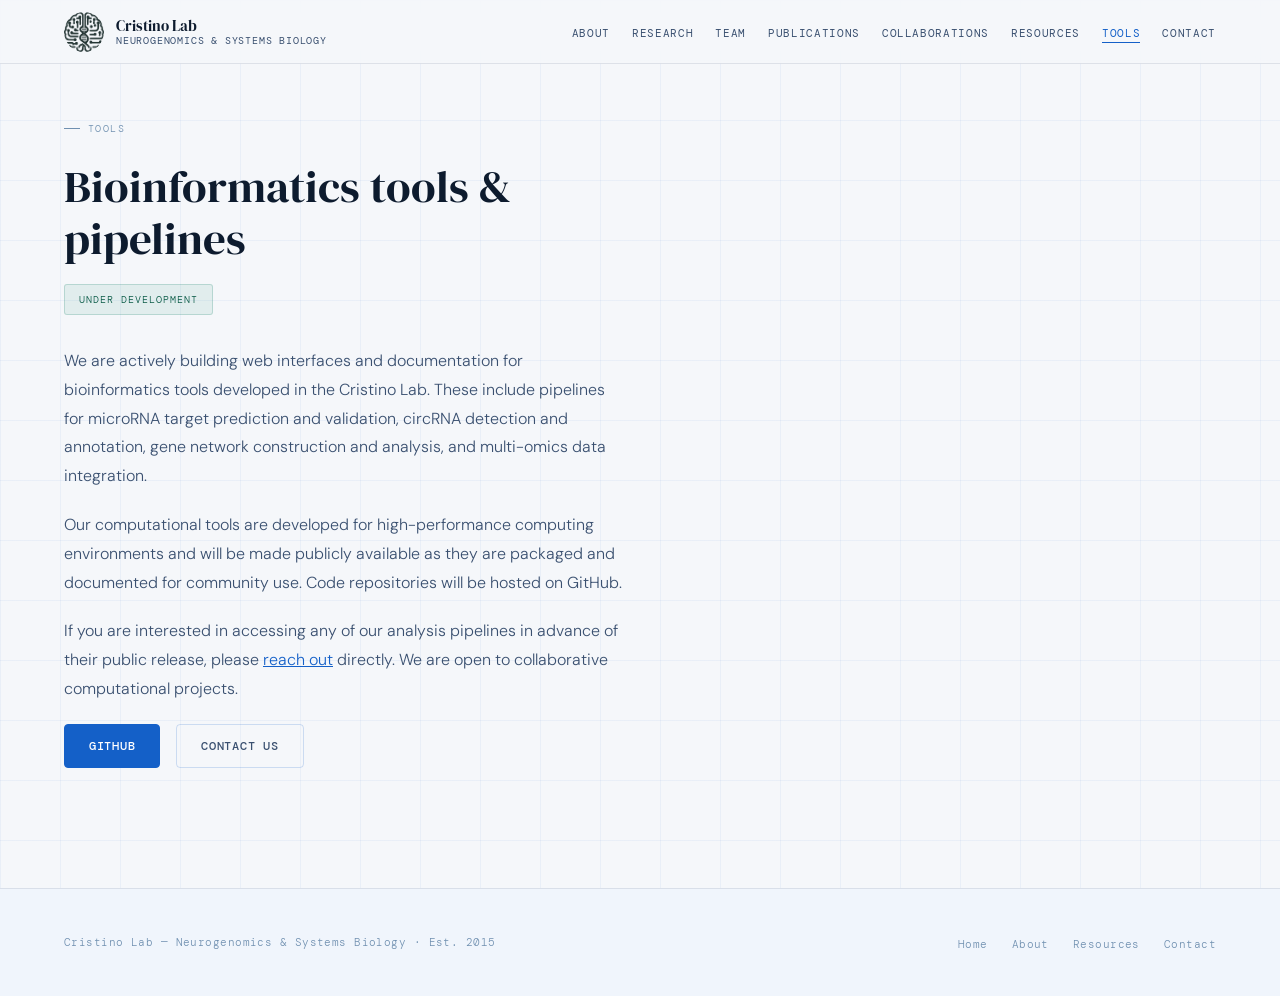
<file: tools.html>
<!DOCTYPE html>
<html lang="en">
<head>
<meta charset="UTF-8">
<meta name="viewport" content="width=device-width, initial-scale=1.0">
<title>Tools — Cristino Lab</title>
<link rel="preconnect" href="https://fonts.googleapis.com">
<link rel="preconnect" href="https://fonts.gstatic.com" crossorigin>
<link rel="stylesheet" href="assets/css/style.css">
</head>
<body>

<nav>
  <a href="index.html" class="nav-logo">
    <img src="assets/img/neurogenomics_sysbio_logo1.png" height="40" width="40" alt="Cristino Lab logo" style="border-radius:50%;">
    <div class="nav-wordmark">
      Cristino Lab
      <span>Neurogenomics &amp; Systems Biology</span>
    </div>
  </a>
  <ul class="nav-links">
    <li><a href="about.html">About</a></li>
    <li><a href="research.html">Research</a></li>
    <li><a href="team.html">Team</a></li>
    <li><a href="publications.html">Publications</a></li>
    <li><a href="collaborations.html">Collaborations</a></li>
    <li><a href="resources.html">Resources</a></li>
    <li><a href="tools.html" class="active">Tools</a></li>
    <li><a href="contact.html">Contact</a></li>
  </ul>
</nav>

<div class="coming-soon-wrap">
  <div class="coming-soon-inner">
    <div class="section-tag">Tools</div>
    <h2>Bioinformatics tools &amp; pipelines</h2>
    <div class="coming-soon-badge">Under development</div>
    <p>
      We are actively building web interfaces and documentation for bioinformatics tools developed in the Cristino Lab. These include pipelines for microRNA target prediction and validation, circRNA detection and annotation, gene network construction and analysis, and multi-omics data integration.
    </p>
    <p>
      Our computational tools are developed for high-performance computing environments and will be made publicly available as they are packaged and documented for community use. Code repositories will be hosted on GitHub.
    </p>
    <p>
      If you are interested in accessing any of our analysis pipelines in advance of their public release, please <a href="contact.html" style="color:var(--accent);">reach out</a> directly. We are open to collaborative computational projects.
    </p>
    <div style="display:flex;gap:16px;flex-wrap:wrap;margin-top:8px;">
      <a href="https://github.com/cristinolab" target="_blank" class="btn btn-primary">GitHub</a>
      <a href="contact.html" class="btn btn-ghost">Contact us</a>
    </div>
  </div>
</div>

<!-- FOOTER -->
<footer>
  <div class="footer-copy">Cristino Lab — Neurogenomics &amp; Systems Biology · Est. 2015</div>
  <ul class="footer-links">
    <li><a href="index.html">Home</a></li>
    <li><a href="about.html">About</a></li>
    <li><a href="resources.html">Resources</a></li>
    <li><a href="contact.html">Contact</a></li>
  </ul>
</footer>

</body>
</html>
</file>
<file: assets/css/style.css>
/* ── CRISTINO LAB — SHARED STYLESHEET ── */
@import url('https://fonts.googleapis.com/css2?family=DM+Serif+Display:ital@0;1&family=DM+Mono:wght@400;500&family=DM+Sans:ital,opsz,wght@0,9..40,300;0,9..40,400;0,9..40,500;1,9..40,300&display=swap');

:root {
  --navy: #f5f7fa;
  --navy-mid: #eaf0f8;
  --navy-light: #d6e4f5;
  --accent: #1460c8;
  --accent-dim: #0d4a9e;
  --teal: #0a7a60;
  --teal-dim: #085a46;
  --text: #0d1b2e;
  --text-secondary: #3a5070;
  --text-muted: #7090b0;
  --border: rgba(20, 96, 200, 0.18);
  --border-subtle: rgba(10, 30, 70, 0.1);
  --surface: rgba(20, 96, 200, 0.03);
  --surface-hover: rgba(20, 96, 200, 0.06);
  --mono: 'DM Mono', monospace;
  --sans: 'DM Sans', sans-serif;
  --serif: 'DM Serif Display', serif;
}

* { margin: 0; padding: 0; box-sizing: border-box; }
html { scroll-behavior: smooth; }

body {
  background: var(--navy);
  color: var(--text);
  font-family: var(--sans);
  font-size: 16px;
  line-height: 1.7;
  font-weight: 300;
  overflow-x: hidden;
}

body::before {
  content: '';
  position: fixed;
  inset: 0;
  background-image:
    linear-gradient(rgba(20,96,200,0.05) 1px, transparent 1px),
    linear-gradient(90deg, rgba(20,96,200,0.05) 1px, transparent 1px);
  background-size: 60px 60px;
  pointer-events: none;
  z-index: 0;
}

/* ── NAV ── */
nav {
  position: fixed;
  top: 0; left: 0; right: 0;
  z-index: 100;
  display: flex;
  align-items: center;
  justify-content: space-between;
  padding: 0 5%;
  height: 64px;
  background: rgba(245,247,250,0.92);
  backdrop-filter: blur(12px);
  border-bottom: 1px solid var(--border-subtle);
}

.nav-logo {
  display: flex;
  align-items: center;
  gap: 12px;
  text-decoration: none;
  flex-shrink: 0;
}

.nav-wordmark {
  font-family: var(--serif);
  font-size: 15px;
  color: var(--text);
  line-height: 1.2;
}

.nav-wordmark span {
  display: block;
  font-family: var(--mono);
  font-size: 10px;
  color: var(--text-secondary);
  font-style: normal;
  font-weight: 400;
  letter-spacing: 0.08em;
  text-transform: uppercase;
}

.nav-links {
  display: flex;
  gap: 22px;
  list-style: none;
}

.nav-links a {
  font-family: var(--mono);
  font-size: 11px;
  font-weight: 400;
  letter-spacing: 0.06em;
  text-transform: uppercase;
  color: var(--text-secondary);
  text-decoration: none;
  transition: color 0.2s;
}

.nav-links a:hover { color: var(--accent); }
.nav-links a.active { color: var(--accent); border-bottom: 1px solid var(--accent); padding-bottom: 2px; }

/* ── HERO (home) ── */
#hero {
  position: relative;
  min-height: 100vh;
  background: linear-gradient(160deg, #eef3fa 0%, #f5f7fa 60%, #e8f0fb 100%);
  display: flex;
  flex-direction: column;
  justify-content: center;
  padding: 120px 5% 80px;
  z-index: 1;
  overflow: hidden;
}

.hero-tag {
  font-family: var(--mono);
  font-size: 11px;
  letter-spacing: 0.14em;
  text-transform: uppercase;
  color: var(--teal);
  margin-bottom: 24px;
  display: flex;
  align-items: center;
  gap: 10px;
}

.hero-tag::before {
  content: '';
  display: inline-block;
  width: 28px;
  height: 1px;
  background: var(--teal);
}

h1 {
  font-family: var(--serif);
  font-size: clamp(2.8rem, 6vw, 5.2rem);
  line-height: 1.08;
  font-weight: 400;
  max-width: 820px;
  color: var(--text);
  margin-bottom: 28px;
}

h1 em {
  font-style: italic;
  color: var(--accent);
}

.hero-sub {
  font-size: 17px;
  color: var(--text-secondary);
  max-width: 560px;
  font-weight: 300;
  line-height: 1.75;
  margin-bottom: 48px;
}

.hero-cta {
  display: flex;
  gap: 16px;
  flex-wrap: wrap;
}

.hero-glow {
  position: absolute;
  top: 20%;
  right: -10%;
  width: 600px;
  height: 600px;
  background: radial-gradient(circle, rgba(20,96,200,0.06) 0%, transparent 70%);
  pointer-events: none;
}

/* ── PAGE HERO (inner pages) ── */
.page-hero {
  position: relative;
  z-index: 1;
  background: linear-gradient(160deg, #eef3fa 0%, #f5f7fa 60%, #e8f0fb 100%);
  padding: 120px 5% 64px;
  border-bottom: 1px solid var(--border-subtle);
}

.page-hero .section-tag { margin-bottom: 16px; }

.page-hero h1 {
  font-size: clamp(2rem, 4vw, 3.2rem);
  margin-bottom: 16px;
}

.page-hero .page-lead {
  font-size: 17px;
  color: var(--text-secondary);
  max-width: 640px;
  font-weight: 300;
  line-height: 1.75;
}

/* ── BUTTONS ── */
.btn {
  display: inline-flex;
  align-items: center;
  gap: 8px;
  padding: 11px 24px;
  font-family: var(--mono);
  font-size: 12px;
  font-weight: 500;
  letter-spacing: 0.06em;
  text-transform: uppercase;
  text-decoration: none;
  border-radius: 4px;
  transition: all 0.2s;
  cursor: pointer;
  border: none;
}

.btn-primary {
  background: var(--accent);
  color: #fff;
  border: 1px solid var(--accent);
}

.btn-primary:hover { background: var(--accent-dim); border-color: var(--accent-dim); }

.btn-ghost {
  background: transparent;
  color: var(--text-secondary);
  border: 1px solid var(--border);
}

.btn-ghost:hover { border-color: var(--accent); color: var(--accent); }

/* ── SECTIONS ── */
section {
  position: relative;
  z-index: 1;
  padding: 80px 5%;
}

.section-tag {
  font-family: var(--mono);
  font-size: 10px;
  letter-spacing: 0.14em;
  text-transform: uppercase;
  color: var(--text-muted);
  margin-bottom: 12px;
  display: flex;
  align-items: center;
  gap: 8px;
}

.section-tag::before {
  content: '';
  display: inline-block;
  width: 16px;
  height: 1px;
  background: var(--text-muted);
}

h2 {
  font-family: var(--serif);
  font-size: clamp(1.9rem, 3.5vw, 2.8rem);
  font-weight: 400;
  line-height: 1.15;
  margin-bottom: 48px;
  max-width: 640px;
}

h3 {
  font-family: var(--serif);
  font-size: 1.2rem;
  font-weight: 400;
  margin-bottom: 10px;
  color: var(--text);
}

/* ── STATS BAR ── */
.stats-bar {
  position: relative;
  z-index: 1;
  background: #ffffff;
  border-top: 1px solid var(--border-subtle);
  border-bottom: 1px solid var(--border-subtle);
  padding: 32px 5%;
  display: flex;
  gap: 0;
  flex-wrap: wrap;
}

.stat-item {
  flex: 1;
  min-width: 160px;
  padding: 8px 28px;
  border-right: 1px solid var(--border-subtle);
}

.stat-item:first-child { padding-left: 0; }
.stat-item:last-child { border-right: none; }

.stat-value {
  font-family: var(--serif);
  font-size: 2.2rem;
  color: var(--accent);
  line-height: 1;
  margin-bottom: 6px;
}

.stat-label {
  font-family: var(--mono);
  font-size: 10px;
  letter-spacing: 0.1em;
  text-transform: uppercase;
  color: var(--text-muted);
}

/* ── ABOUT PAGE ── */
#about {
  background: #ffffff;
  border-top: 1px solid var(--border-subtle);
}

.about-grid {
  display: grid;
  grid-template-columns: 3fr 2fr;
  gap: 80px;
  align-items: start;
}

.about-body p {
  color: var(--text-secondary);
  font-weight: 300;
  margin-bottom: 20px;
  font-size: 16px;
  line-height: 1.8;
}

.about-body p strong {
  color: var(--text);
  font-weight: 400;
}

.pi-profile {
  display: flex;
  gap: 32px;
  align-items: flex-start;
  margin-bottom: 40px;
  padding-bottom: 40px;
  border-bottom: 1px solid var(--border-subtle);
}

.pi-photo {
  width: 120px;
  height: 120px;
  border-radius: 6px;
  background: linear-gradient(135deg, #dce8f5 0%, #c4d8ee 100%);
  display: flex;
  align-items: center;
  justify-content: center;
  font-family: var(--mono);
  font-size: 11px;
  color: var(--text-muted);
  flex-shrink: 0;
}

.pi-meta h3 {
  font-family: var(--serif);
  font-size: 1.6rem;
  margin-bottom: 4px;
}

.pi-meta .pi-title {
  font-size: 14px;
  color: var(--text-secondary);
  margin-bottom: 8px;
  font-weight: 400;
}

.pi-meta .pi-affil {
  font-family: var(--mono);
  font-size: 11px;
  color: var(--teal);
  letter-spacing: 0.06em;
  text-transform: uppercase;
  margin-bottom: 16px;
}

.pi-links {
  display: flex;
  gap: 12px;
  flex-wrap: wrap;
}

.pi-links a {
  font-family: var(--mono);
  font-size: 10px;
  letter-spacing: 0.06em;
  text-transform: uppercase;
  color: var(--accent);
  text-decoration: none;
  padding: 4px 10px;
  border: 1px solid var(--border);
  border-radius: 3px;
  transition: all 0.2s;
}

.pi-links a:hover { border-color: var(--accent); background: rgba(20,96,200,0.05); }

.institute-card {
  border: 1px solid var(--border);
  border-radius: 6px;
  padding: 28px;
  background: rgba(20,96,200,0.05);
}

.institute-card p {
  font-size: 13px;
  color: var(--text-secondary);
  line-height: 1.7;
  margin-bottom: 8px;
}

.institute-card p:last-child { margin-bottom: 0; }

.institute-card .inst-name {
  font-family: var(--mono);
  font-size: 11px;
  color: var(--accent);
  letter-spacing: 0.06em;
  text-transform: uppercase;
  margin-bottom: 12px;
  display: block;
}

/* ── GRANTS ── */
.grants-section {
  padding: 80px 5%;
  background: #f0f5fc;
  border-top: 1px solid var(--border-subtle);
  position: relative;
  z-index: 1;
}

.grant-list { display: flex; flex-direction: column; gap: 0; }

.grant-item {
  padding: 28px 0;
  border-bottom: 1px solid var(--border-subtle);
  display: grid;
  grid-template-columns: 120px 1fr;
  gap: 24px;
  align-items: start;
}

.grant-year-range {
  font-family: var(--mono);
  font-size: 11px;
  color: var(--text-muted);
  padding-top: 3px;
  line-height: 1.5;
}

.grant-body h3 {
  font-family: var(--sans);
  font-size: 15px;
  font-weight: 400;
  color: var(--text);
  margin-bottom: 6px;
  line-height: 1.5;
}

.grant-body .grant-funder {
  font-family: var(--mono);
  font-size: 10px;
  letter-spacing: 0.06em;
  text-transform: uppercase;
  color: var(--accent);
  margin-bottom: 6px;
}

.grant-body .grant-amount {
  font-family: var(--mono);
  font-size: 12px;
  color: var(--teal);
  font-weight: 500;
}

.grant-body .grant-role {
  font-size: 12px;
  color: var(--text-muted);
  font-weight: 300;
  margin-top: 4px;
}

/* ── RESEARCH PAGE ── */
.research-group {
  margin-bottom: 64px;
}

.research-group:last-child { margin-bottom: 0; }

.research-group-header {
  display: flex;
  align-items: center;
  gap: 16px;
  margin-bottom: 24px;
}

.research-group-label {
  font-family: var(--mono);
  font-size: 10px;
  letter-spacing: 0.14em;
  text-transform: uppercase;
  color: #fff;
  background: var(--accent);
  padding: 4px 12px;
  border-radius: 3px;
}

.research-group-label.teal { background: var(--teal); }

.research-group-title {
  font-family: var(--serif);
  font-size: 1.5rem;
  font-weight: 400;
  color: var(--text);
}

.research-grid {
  display: grid;
  grid-template-columns: repeat(auto-fit, minmax(280px, 1fr));
  gap: 1px;
  border: 1px solid var(--border-subtle);
  border-radius: 6px;
  overflow: hidden;
}

.research-card {
  padding: 36px 32px;
  background: #ffffff;
  border-right: 1px solid var(--border-subtle);
  border-bottom: 1px solid var(--border-subtle);
  transition: background 0.25s;
}

.research-card:hover { background: var(--surface-hover); }

.research-icon {
  font-family: var(--mono);
  font-size: 10px;
  letter-spacing: 0.1em;
  text-transform: uppercase;
  color: var(--teal);
  margin-bottom: 16px;
  display: flex;
  align-items: center;
  gap: 6px;
}

.research-icon::before {
  content: '';
  display: inline-block;
  width: 6px;
  height: 6px;
  background: var(--teal);
  border-radius: 50%;
}

.research-icon.blue { color: var(--accent); }
.research-icon.blue::before { background: var(--accent); }

.research-card p {
  font-size: 14px;
  color: var(--text-secondary);
  font-weight: 300;
  line-height: 1.75;
}

/* ── TEAM ── */
#team { background: #f0f5fc; border-top: 1px solid var(--border-subtle); }

.team-section {
  position: relative;
  z-index: 1;
  padding: 80px 5%;
  background: #f0f5fc;
  border-top: 1px solid var(--border-subtle);
}

.team-grid {
  display: grid;
  grid-template-columns: repeat(auto-fill, minmax(110px, 130px));
  gap: 14px;
}

.team-card {
  border: 1px solid var(--border-subtle);
  border-radius: 6px;
  overflow: hidden;
  background: #fff;
  transition: border-color 0.25s;
}

.team-card:hover { border-color: var(--accent); }

.team-photo {
  width: 100%;
  aspect-ratio: 3/4;
  background: linear-gradient(135deg, #dce8f5 0%, #c4d8ee 100%);
  display: flex;
  align-items: center;
  justify-content: center;
  font-family: var(--mono);
  font-size: 13px;
  color: var(--text-muted);
  letter-spacing: 0.04em;
  overflow: hidden;
}

.team-photo img {
  width: 100%;
  height: 100%;
  object-fit: cover;
  object-position: top center;
  display: block;
}

.team-info {
  padding: 10px 12px;
  background: #ffffff;
}

.team-info h3 {
  font-family: var(--sans);
  font-size: 12px;
  font-weight: 500;
  margin-bottom: 4px;
  color: var(--text);
}

.team-info .role {
  font-size: 12px;
  color: var(--text-muted);
  font-weight: 300;
}

.team-info .team-links {
  display: flex;
  gap: 10px;
  margin-top: 12px;
}

.team-info .team-links a {
  font-family: var(--mono);
  font-size: 10px;
  letter-spacing: 0.06em;
  text-transform: uppercase;
  color: var(--accent);
  text-decoration: none;
  opacity: 0.7;
  transition: opacity 0.2s;
}

.team-info .team-links a:hover { opacity: 1; }

/* ── PUBLICATIONS ── */
.pub-list { display: flex; flex-direction: column; gap: 0; }

.pub-item {
  padding: 28px 0;
  border-bottom: 1px solid var(--border-subtle);
}

/* ── WORD CLOUD ── */
.wordcloud-section {
  background: #ffffff;
  border-top: 1px solid var(--border-subtle);
  padding: 64px 5%;
  position: relative;
  z-index: 1;
}

.wordcloud {
  display: flex;
  flex-wrap: wrap;
  gap: 10px 20px;
  align-items: baseline;
  justify-content: center;
  padding: 24px 0;
  max-width: 960px;
  margin: 0 auto;
}

.wc-word {
  line-height: 1.3;
  cursor: default;
  transition: opacity 0.2s;
  opacity: 0.72;
}

.wc-word:hover { opacity: 1; }
.wc-word.blue  { color: var(--accent); }
.wc-word.teal  { color: var(--teal); }
.wc-word.dark  { color: var(--text-secondary); }
.wc-word.muted { color: var(--text-muted); }

.pub-year {
  font-family: var(--mono);
  font-size: 12px;
  color: var(--text-muted);
  padding-top: 2px;
}

.pub-num {
  font-family: var(--mono);
  font-size: 11px;
  color: var(--text-muted);
  padding-top: 2px;
  text-align: right;
}

.pub-content h3 {
  font-family: var(--sans);
  font-size: 15px;
  font-weight: 400;
  color: var(--text);
  margin-bottom: 6px;
  line-height: 1.5;
}

.pub-content .authors {
  font-size: 13px;
  color: var(--text-secondary);
  margin-bottom: 8px;
  font-weight: 400;
}

.pub-content .journal {
  font-family: var(--mono);
  font-size: 11px;
  color: var(--accent);
  letter-spacing: 0.04em;
  text-decoration: none;
  display: inline-flex;
  align-items: center;
  gap: 4px;
}

.pub-content .journal:hover { color: var(--teal); }

.pub-synthesis {
  font-size: 13px;
  color: var(--text-secondary);
  font-weight: 300;
  line-height: 1.75;
  margin-top: 10px;
  padding-top: 10px;
  border-top: 1px solid var(--border-subtle);
}

/* ── COLLABORATIONS ── */
.collab-grid {
  display: grid;
  grid-template-columns: repeat(auto-fill, minmax(280px, 1fr));
  gap: 20px;
  margin-bottom: 60px;
}

.collab-card {
  border: 1px solid var(--border-subtle);
  border-radius: 6px;
  padding: 24px;
  background: #ffffff;
  transition: border-color 0.25s, background 0.25s;
}

.collab-card:hover { border-color: var(--border); background: var(--surface-hover); }

.collab-card .collab-name {
  font-family: var(--sans);
  font-size: 15px;
  font-weight: 400;
  color: var(--text);
  margin-bottom: 4px;
}

.collab-card .collab-inst {
  font-family: var(--mono);
  font-size: 10px;
  letter-spacing: 0.06em;
  text-transform: uppercase;
  color: var(--accent);
  margin-bottom: 8px;
}

.collab-card .collab-area {
  font-size: 13px;
  color: var(--text-secondary);
  font-weight: 300;
  line-height: 1.65;
}

/* ── COMING SOON (Resources / Tools) ── */
.coming-soon-wrap {
  position: relative;
  z-index: 1;
  padding: 120px 5%;
  min-height: calc(100vh - 64px);
  display: flex;
  align-items: center;
}

.coming-soon-inner {
  max-width: 560px;
}

.coming-soon-inner .section-tag { margin-bottom: 24px; }

.coming-soon-inner h2 { margin-bottom: 20px; }

.coming-soon-inner p {
  font-size: 16px;
  color: var(--text-secondary);
  font-weight: 300;
  line-height: 1.8;
  margin-bottom: 20px;
}

.coming-soon-badge {
  display: inline-block;
  font-family: var(--mono);
  font-size: 10px;
  letter-spacing: 0.1em;
  text-transform: uppercase;
  padding: 6px 14px;
  border-radius: 3px;
  background: rgba(10,122,96,0.08);
  color: var(--teal-dim);
  border: 1px solid rgba(10,122,96,0.2);
  margin-bottom: 32px;
}

/* ── CONTACT ── */
.contact-grid {
  display: grid;
  grid-template-columns: 1fr 1fr;
  gap: 80px;
  align-items: start;
}

.contact-info p {
  color: var(--text-secondary);
  font-weight: 300;
  font-size: 15px;
  line-height: 1.8;
  margin-bottom: 32px;
}

.contact-details {
  display: flex;
  flex-direction: column;
  gap: 16px;
}

.contact-item {
  display: flex;
  align-items: flex-start;
  gap: 14px;
  font-size: 14px;
}

.contact-item-label {
  font-family: var(--mono);
  font-size: 10px;
  letter-spacing: 0.08em;
  text-transform: uppercase;
  color: var(--text-muted);
  min-width: 64px;
  padding-top: 2px;
}

.contact-item-value {
  color: var(--text-secondary);
  font-weight: 300;
  line-height: 1.5;
}

.contact-item-value a {
  color: var(--accent);
  text-decoration: none;
}

.contact-item-value a:hover { text-decoration: underline; }

.contact-form { display: flex; flex-direction: column; gap: 16px; }
.form-group { display: flex; flex-direction: column; gap: 6px; }

.form-label {
  font-family: var(--mono);
  font-size: 10px;
  letter-spacing: 0.08em;
  text-transform: uppercase;
  color: var(--text-muted);
}

.form-input, .form-textarea {
  background: #ffffff;
  border: 1px solid var(--border-subtle);
  border-radius: 4px;
  padding: 11px 14px;
  font-family: var(--sans);
  font-size: 14px;
  font-weight: 300;
  color: var(--text);
  outline: none;
  transition: border-color 0.2s;
  resize: vertical;
}

.form-input::placeholder, .form-textarea::placeholder { color: var(--text-muted); }
.form-input:focus, .form-textarea:focus { border-color: var(--accent); }
.form-textarea { min-height: 120px; }

/* ── FOOTER ── */
footer {
  background: #f0f5fc;
  position: relative;
  z-index: 1;
  border-top: 1px solid var(--border-subtle);
  padding: 40px 5%;
  display: flex;
  align-items: center;
  justify-content: space-between;
  flex-wrap: wrap;
  gap: 16px;
}

.footer-copy {
  font-family: var(--mono);
  font-size: 11px;
  color: var(--text-muted);
  letter-spacing: 0.04em;
}

.footer-links {
  display: flex;
  gap: 24px;
  list-style: none;
}

.footer-links a {
  font-family: var(--mono);
  font-size: 11px;
  color: var(--text-muted);
  text-decoration: none;
  letter-spacing: 0.04em;
  transition: color 0.2s;
}

.footer-links a:hover { color: var(--accent); }

/* ── GALLERY STRIP (home page) ── */
.gallery-strip {
  position: relative;
  z-index: 1;
  display: grid;
  grid-template-columns: repeat(3, 1fr);
  gap: 3px;
  background: #000;
  height: 320px;
}

.gallery-strip-item {
  overflow: hidden;
  position: relative;
}

.gallery-strip-item img {
  width: 100%;
  height: 100%;
  object-fit: cover;
  display: block;
  transition: transform 0.5s ease, opacity 0.3s ease;
  opacity: 0.88;
}

.gallery-strip-item:hover img {
  transform: scale(1.04);
  opacity: 1;
}

.gallery-caption {
  position: absolute;
  bottom: 10px;
  right: 12px;
  font-family: var(--mono);
  font-size: 9px;
  letter-spacing: 0.06em;
  color: rgba(255,255,255,0.55);
  pointer-events: none;
}

/* ── TEASER CARDS (home page) ── */
.teaser-grid {
  display: grid;
  grid-template-columns: repeat(auto-fit, minmax(260px, 1fr));
  gap: 20px;
}

.teaser-card {
  border: 1px solid var(--border-subtle);
  border-radius: 6px;
  padding: 28px;
  background: #ffffff;
  text-decoration: none;
  display: flex;
  flex-direction: column;
  gap: 10px;
  transition: border-color 0.25s, background 0.25s;
}

.teaser-card:hover { border-color: var(--accent); background: var(--surface-hover); }

.teaser-card .teaser-label {
  font-family: var(--mono);
  font-size: 10px;
  letter-spacing: 0.1em;
  text-transform: uppercase;
  color: var(--teal);
}

.teaser-card h3 {
  font-family: var(--sans);
  font-size: 15px;
  font-weight: 400;
  color: var(--text);
  margin-bottom: 0;
}

.teaser-card p {
  font-size: 13px;
  color: var(--text-secondary);
  font-weight: 300;
  line-height: 1.7;
  flex-grow: 1;
}

.teaser-card .teaser-cta {
  font-family: var(--mono);
  font-size: 10px;
  letter-spacing: 0.06em;
  text-transform: uppercase;
  color: var(--accent);
  margin-top: 4px;
}

/* ── SUPERVISION LIST ── */
.supervision-group { margin-bottom: 48px; }
.supervision-group:last-child { margin-bottom: 0; }

.supervision-group-label {
  font-family: var(--mono);
  font-size: 10px;
  letter-spacing: 0.14em;
  text-transform: uppercase;
  color: var(--text-muted);
  margin-bottom: 0;
  padding-bottom: 10px;
  border-bottom: 1px solid var(--border-subtle);
}

.supervision-list { display: flex; flex-direction: column; }

.supervision-item {
  padding: 12px 0;
  border-bottom: 1px solid var(--border-subtle);
  display: grid;
  grid-template-columns: 90px 1fr;
  gap: 20px;
  align-items: start;
}

.supervision-year {
  font-family: var(--mono);
  font-size: 11px;
  color: var(--text-muted);
  padding-top: 3px;
  line-height: 1.4;
}

.supervision-name {
  font-size: 14px;
  font-weight: 400;
  color: var(--text);
  margin-bottom: 2px;
}

.supervision-detail {
  font-size: 12px;
  color: var(--text-secondary);
  font-weight: 300;
  line-height: 1.5;
}

.supervision-inst {
  font-family: var(--mono);
  font-size: 10px;
  color: var(--text-muted);
  letter-spacing: 0.04em;
  margin-top: 3px;
}

/* ── RESPONSIVE ── */
@media (max-width: 900px) {
  .about-grid, .contact-grid { grid-template-columns: 1fr; gap: 40px; }
  .nav-links { display: none; }
  .pi-profile { flex-direction: column; }
  .grant-item { grid-template-columns: 1fr; gap: 8px; }
}

@media (max-width: 600px) {
  h1 { font-size: 2.2rem; }
  section, .grants-section, .team-section, .coming-soon-wrap { padding: 60px 6%; }
  .page-hero { padding: 100px 6% 48px; }
  .pub-item { grid-template-columns: 1fr; gap: 4px; }
  .pub-num { display: none; }
}
</file>
